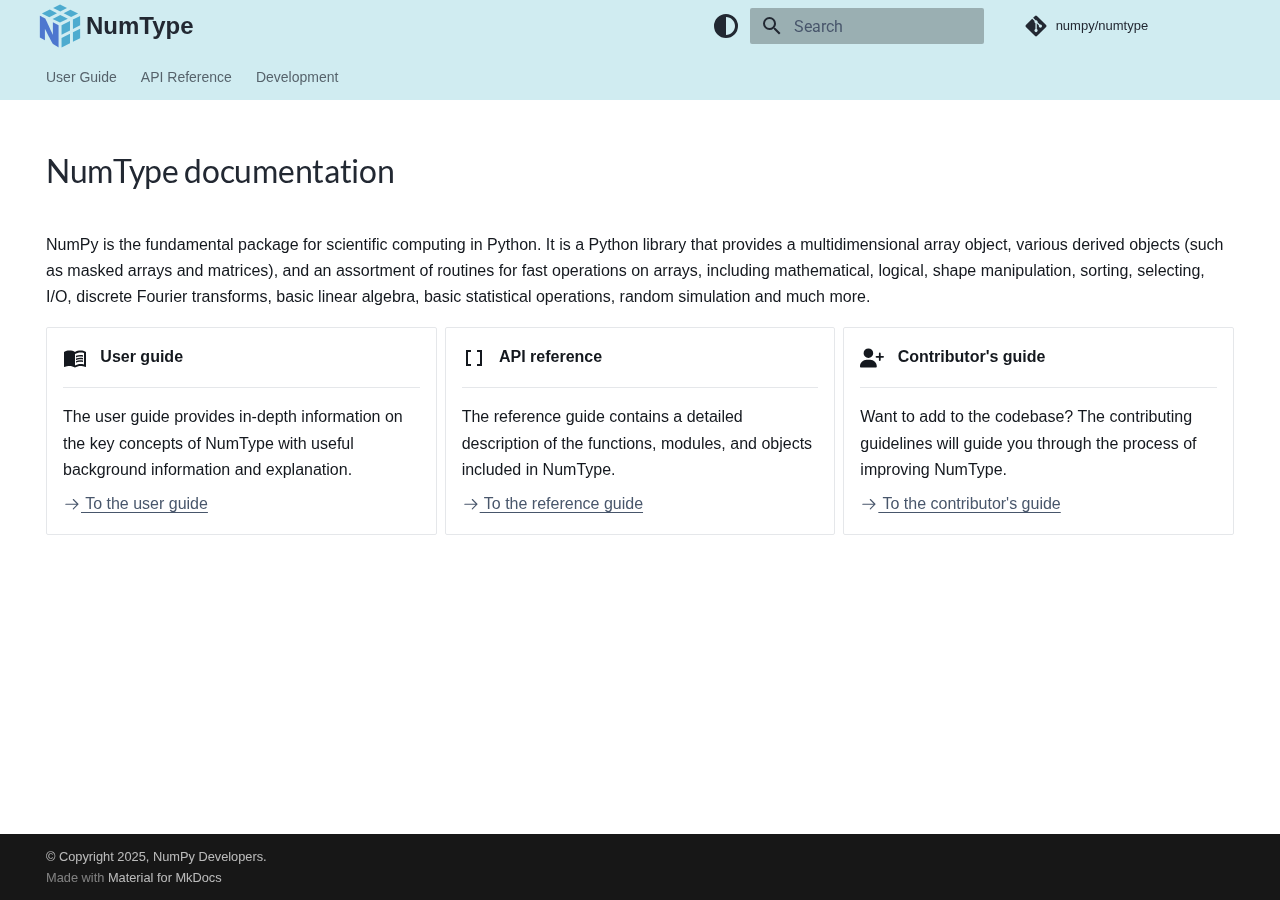
<file: index.html>
<!doctype html><html lang=en class=no-js> <head><meta charset=utf-8><meta name=viewport content="width=device-width,initial-scale=1"><meta name=description content="Better typing stubs for NumPy"><meta name=author content="Joren Hammudoglu"><link href="https://numpy.org/numtype/" rel="canonical"><link rel=icon href=img/favicon.ico><meta name=generator content="mkdocs-1.6.1, mkdocs-material-9.6.11"><title>NumType</title><link rel=stylesheet href=assets/stylesheets/main.4af4bdda.min.css><link rel=stylesheet href=assets/stylesheets/palette.06af60db.min.css><link rel="stylesheet" href="assets/external/fonts.googleapis.com/css.49ea35f2.css"><style>:root{--md-text-font:"Roboto";--md-code-font:"Roboto Mono"}</style><link rel=stylesheet href=assets/_mkdocstrings.css><link rel=stylesheet href=style/color.css><link rel=stylesheet href=style/font.css><link rel=stylesheet href=style/overrides.css><link rel=stylesheet href=style/theme.css><script>__md_scope=new URL(".",location),__md_hash=e=>[...e].reduce(((e,_)=>(e<<5)-e+_.charCodeAt(0)),0),__md_get=(e,_=localStorage,t=__md_scope)=>JSON.parse(_.getItem(t.pathname+"."+e)),__md_set=(e,_,t=localStorage,a=__md_scope)=>{try{t.setItem(a.pathname+"."+e,JSON.stringify(_))}catch(e){}}</script></head> <body dir=ltr data-md-color-scheme=default data-md-color-primary=indigo data-md-color-accent=indigo> <input class=md-toggle data-md-toggle=drawer type=checkbox id=__drawer autocomplete=off> <input class=md-toggle data-md-toggle=search type=checkbox id=__search autocomplete=off> <label class=md-overlay for=__drawer></label> <div data-md-component=skip> <a href=#numtype-documentation class=md-skip> Skip to content </a> </div> <div data-md-component=announce> </div> <header class=md-header data-md-component=header> <nav class="md-header__inner md-grid" aria-label=Header> <a href=. title=NumType class="md-header__button md-logo" aria-label=NumType data-md-component=logo> <img src=img/icon.svg alt=logo> </a> <label class="md-header__button md-icon" for=__drawer> <svg xmlns=http://www.w3.org/2000/svg viewbox="0 0 24 24"><path d="M3 6h18v2H3zm0 5h18v2H3zm0 5h18v2H3z"/></svg> </label> <div class=md-header__title data-md-component=header-title> <div class=md-header__ellipsis> <div class=md-header__topic> <span class=md-ellipsis> NumType </span> </div> <div class=md-header__topic data-md-component=header-topic> <span class=md-ellipsis> NumType documentation </span> </div> </div> </div> <form class=md-header__option data-md-component=palette> <input class=md-option data-md-color-media=(prefers-color-scheme) data-md-color-scheme=default data-md-color-primary=indigo data-md-color-accent=indigo aria-label="Switch to light mode" type=radio name=__palette id=__palette_0> <label class="md-header__button md-icon" title="Switch to light mode" for=__palette_1 hidden> <svg xmlns=http://www.w3.org/2000/svg viewbox="0 0 512 512"><!-- Font Awesome Free 6.7.2 by @fontawesome - https://fontawesome.com License - https://fontawesome.com/license/free (Icons: CC BY 4.0, Fonts: SIL OFL 1.1, Code: MIT License) Copyright 2024 Fonticons, Inc.--><path d="M448 256c0-106-86-192-192-192v384c106 0 192-86 192-192M0 256a256 256 0 1 1 512 0 256 256 0 1 1-512 0"/></svg> </label> <input class=md-option data-md-color-media="(prefers-color-scheme: light)" data-md-color-scheme=default data-md-color-primary=custom data-md-color-accent=indigo aria-label="Switch to dark mode" type=radio name=__palette id=__palette_1> <label class="md-header__button md-icon" title="Switch to dark mode" for=__palette_2 hidden> <svg xmlns=http://www.w3.org/2000/svg viewbox="0 0 384 512"><!-- Font Awesome Free 6.7.2 by @fontawesome - https://fontawesome.com License - https://fontawesome.com/license/free (Icons: CC BY 4.0, Fonts: SIL OFL 1.1, Code: MIT License) Copyright 2024 Fonticons, Inc.--><path d="M144.7 98.7c-21 34.1-33.1 74.3-33.1 117.3 0 98 62.8 181.4 150.4 211.7-12.4 2.8-25.3 4.3-38.6 4.3C126.6 432 48 353.3 48 256c0-68.9 39.4-128.4 96.8-157.3zm62.1-66C91.1 41.2 0 137.9 0 256c0 123.7 100 224 223.5 224 47.8 0 92-15 128.4-40.6 1.9-1.3 3.7-2.7 5.5-4 4.8-3.6 9.4-7.4 13.9-11.4 2.7-2.4 5.3-4.8 7.9-7.3 5-4.9 6.3-12.5 3.1-18.7s-10.1-9.7-17-8.5c-3.7.6-7.4 1.2-11.1 1.6-5 .5-10.1.9-15.3 1h-4c-96.8-.2-175.2-78.9-175.2-176 0-54.8 24.9-103.7 64.1-136 1-.9 2.1-1.7 3.2-2.6 4-3.2 8.2-6.2 12.5-9 3.1-2 6.3-4 9.6-5.8 6.1-3.5 9.2-10.5 7.7-17.3s-7.3-11.9-14.3-12.5c-3.6-.3-7.1-.5-10.7-.6-2.7-.1-5.5-.1-8.2-.1-3.3 0-6.5.1-9.8.2-2.3.1-4.6.2-6.9.4z"/></svg> </label> <input class=md-option data-md-color-media="(prefers-color-scheme: dark)" data-md-color-scheme=slate data-md-color-primary=custom data-md-color-accent=indigo aria-label="Switch to system preference" type=radio name=__palette id=__palette_2> <label class="md-header__button md-icon" title="Switch to system preference" for=__palette_0 hidden> <svg xmlns=http://www.w3.org/2000/svg viewbox="0 0 512 512"><!-- Font Awesome Free 6.7.2 by @fontawesome - https://fontawesome.com License - https://fontawesome.com/license/free (Icons: CC BY 4.0, Fonts: SIL OFL 1.1, Code: MIT License) Copyright 2024 Fonticons, Inc.--><path d="M375.7 19.7c-1.5-8-6.9-14.7-14.4-17.8s-16.1-2.2-22.8 2.4L256 61.1 173.5 4.2c-6.7-4.6-15.3-5.5-22.8-2.4s-12.9 9.8-14.4 17.8l-18.1 98.5-98.5 18.2c-8 1.5-14.7 6.9-17.8 14.4s-2.2 16.1 2.4 22.8L61.1 256 4.2 338.5c-4.6 6.7-5.5 15.3-2.4 22.8s9.8 13 17.8 14.4l98.5 18.1 18.1 98.5c1.5 8 6.9 14.7 14.4 17.8s16.1 2.2 22.8-2.4l82.6-56.8 82.5 56.9c6.7 4.6 15.3 5.5 22.8 2.4s12.9-9.8 14.4-17.8l18.1-98.5 98.5-18.1c8-1.5 14.7-6.9 17.8-14.4s2.2-16.1-2.4-22.8L450.9 256l56.9-82.5c4.6-6.7 5.5-15.3 2.4-22.8s-9.8-12.9-17.8-14.4l-98.5-18.1zM269.6 110l65.6-45.2 14.4 78.3c1.8 9.8 9.5 17.5 19.3 19.3l78.3 14.4-45.2 65.6c-5.7 8.2-5.7 19 0 27.2l45.2 65.6-78.3 14.4c-9.8 1.8-17.5 9.5-19.3 19.3l-14.4 78.3-65.6-45.2c-8.2-5.7-19-5.7-27.2 0l-65.6 45.2-14.4-78.3c-1.8-9.8-9.5-17.5-19.3-19.3l-78.3-14.4 45.2-65.6c5.7-8.2 5.7-19 0-27.2l-45.2-65.6 78.3-14.4c9.8-1.8 17.5-9.5 19.3-19.3l14.4-78.3 65.6 45.2c8.2 5.7 19 5.7 27.2 0M256 368a112 112 0 1 0 0-224 112 112 0 1 0 0 224m-64-112a64 64 0 1 1 128 0 64 64 0 1 1-128 0"/></svg> </label> </form> <script>var palette=__md_get("__palette");if(palette&&palette.color){if("(prefers-color-scheme)"===palette.color.media){var media=matchMedia("(prefers-color-scheme: light)"),input=document.querySelector(media.matches?"[data-md-color-media='(prefers-color-scheme: light)']":"[data-md-color-media='(prefers-color-scheme: dark)']");palette.color.media=input.getAttribute("data-md-color-media"),palette.color.scheme=input.getAttribute("data-md-color-scheme"),palette.color.primary=input.getAttribute("data-md-color-primary"),palette.color.accent=input.getAttribute("data-md-color-accent")}for(var[key,value]of Object.entries(palette.color))document.body.setAttribute("data-md-color-"+key,value)}</script> <label class="md-header__button md-icon" for=__search> <svg xmlns=http://www.w3.org/2000/svg viewbox="0 0 24 24"><path d="M9.5 3A6.5 6.5 0 0 1 16 9.5c0 1.61-.59 3.09-1.56 4.23l.27.27h.79l5 5-1.5 1.5-5-5v-.79l-.27-.27A6.52 6.52 0 0 1 9.5 16 6.5 6.5 0 0 1 3 9.5 6.5 6.5 0 0 1 9.5 3m0 2C7 5 5 7 5 9.5S7 14 9.5 14 14 12 14 9.5 12 5 9.5 5"/></svg> </label> <div class=md-search data-md-component=search role=dialog> <label class=md-search__overlay for=__search></label> <div class=md-search__inner role=search> <form class=md-search__form name=search> <input type=text class=md-search__input name=query aria-label=Search placeholder=Search autocapitalize=off autocorrect=off autocomplete=off spellcheck=false data-md-component=search-query required> <label class="md-search__icon md-icon" for=__search> <svg xmlns=http://www.w3.org/2000/svg viewbox="0 0 24 24"><path d="M9.5 3A6.5 6.5 0 0 1 16 9.5c0 1.61-.59 3.09-1.56 4.23l.27.27h.79l5 5-1.5 1.5-5-5v-.79l-.27-.27A6.52 6.52 0 0 1 9.5 16 6.5 6.5 0 0 1 3 9.5 6.5 6.5 0 0 1 9.5 3m0 2C7 5 5 7 5 9.5S7 14 9.5 14 14 12 14 9.5 12 5 9.5 5"/></svg> <svg xmlns=http://www.w3.org/2000/svg viewbox="0 0 24 24"><path d="M20 11v2H8l5.5 5.5-1.42 1.42L4.16 12l7.92-7.92L13.5 5.5 8 11z"/></svg> </label> <nav class=md-search__options aria-label=Search> <a href=javascript:void(0) class="md-search__icon md-icon" title=Share aria-label=Share data-clipboard data-clipboard-text data-md-component=search-share tabindex=-1> <svg xmlns=http://www.w3.org/2000/svg viewbox="0 0 24 24"><path d="M18 16.08c-.76 0-1.44.3-1.96.77L8.91 12.7c.05-.23.09-.46.09-.7s-.04-.47-.09-.7l7.05-4.11c.54.5 1.25.81 2.04.81a3 3 0 0 0 3-3 3 3 0 0 0-3-3 3 3 0 0 0-3 3c0 .24.04.47.09.7L8.04 9.81C7.5 9.31 6.79 9 6 9a3 3 0 0 0-3 3 3 3 0 0 0 3 3c.79 0 1.5-.31 2.04-.81l7.12 4.15c-.05.21-.08.43-.08.66 0 1.61 1.31 2.91 2.92 2.91s2.92-1.3 2.92-2.91A2.92 2.92 0 0 0 18 16.08"/></svg> </a> <button type=reset class="md-search__icon md-icon" title=Clear aria-label=Clear tabindex=-1> <svg xmlns=http://www.w3.org/2000/svg viewbox="0 0 24 24"><path d="M19 6.41 17.59 5 12 10.59 6.41 5 5 6.41 10.59 12 5 17.59 6.41 19 12 13.41 17.59 19 19 17.59 13.41 12z"/></svg> </button> </nav> <div class=md-search__suggest data-md-component=search-suggest></div> </form> <div class=md-search__output> <div class=md-search__scrollwrap tabindex=0 data-md-scrollfix> <div class=md-search-result data-md-component=search-result> <div class=md-search-result__meta> Initializing search </div> <ol class=md-search-result__list role=presentation></ol> </div> </div> </div> </div> </div> <div class=md-header__source> <a href="https://github.com/numpy/numtype" title="Go to repository" class="md-source" data-md-component="source"> <div class="md-source__icon md-icon"> <svg xmlns=http://www.w3.org/2000/svg viewbox="0 0 448 512"><!-- Font Awesome Free 6.7.2 by @fontawesome - https://fontawesome.com License - https://fontawesome.com/license/free (Icons: CC BY 4.0, Fonts: SIL OFL 1.1, Code: MIT License) Copyright 2024 Fonticons, Inc.--><path d="M439.55 236.05 244 40.45a28.87 28.87 0 0 0-40.81 0l-40.66 40.63 51.52 51.52c27.06-9.14 52.68 16.77 43.39 43.68l49.66 49.66c34.23-11.8 61.18 31 35.47 56.69-26.49 26.49-70.21-2.87-56-37.34L240.22 199v121.85c25.3 12.54 22.26 41.85 9.08 55a34.34 34.34 0 0 1-48.55 0c-17.57-17.6-11.07-46.91 11.25-56v-123c-20.8-8.51-24.6-30.74-18.64-45L142.57 101 8.45 235.14a28.86 28.86 0 0 0 0 40.81l195.61 195.6a28.86 28.86 0 0 0 40.8 0l194.69-194.69a28.86 28.86 0 0 0 0-40.81"/></svg> </div> <div class=md-source__repository> numpy/numtype </div> </a> </div> </nav> </header> <div class=md-container data-md-component=container> <nav class=md-tabs aria-label=Tabs data-md-component=tabs> <div class=md-grid> <ul class=md-tabs__list> <li class=md-tabs__item> <a href=user_guide/ class=md-tabs__link> User Guide </a> </li> <li class=md-tabs__item> <a href=reference/ class=md-tabs__link> API Reference </a> </li> <li class=md-tabs__item> <a href=contributing/ class=md-tabs__link> Development </a> </li> </ul> </div> </nav> <main class=md-main data-md-component=main> <div class="md-main__inner md-grid"> <div class="md-sidebar md-sidebar--primary" data-md-component=sidebar data-md-type=navigation hidden> <div class=md-sidebar__scrollwrap> <div class=md-sidebar__inner> <nav class="md-nav md-nav--primary md-nav--lifted" aria-label=Navigation data-md-level=0> <label class=md-nav__title for=__drawer> <a href=. title=NumType class="md-nav__button md-logo" aria-label=NumType data-md-component=logo> <img src=img/icon.svg alt=logo> </a> NumType </label> <div class=md-nav__source> <a href="https://github.com/numpy/numtype" title="Go to repository" class="md-source" data-md-component="source"> <div class="md-source__icon md-icon"> <svg xmlns=http://www.w3.org/2000/svg viewbox="0 0 448 512"><!-- Font Awesome Free 6.7.2 by @fontawesome - https://fontawesome.com License - https://fontawesome.com/license/free (Icons: CC BY 4.0, Fonts: SIL OFL 1.1, Code: MIT License) Copyright 2024 Fonticons, Inc.--><path d="M439.55 236.05 244 40.45a28.87 28.87 0 0 0-40.81 0l-40.66 40.63 51.52 51.52c27.06-9.14 52.68 16.77 43.39 43.68l49.66 49.66c34.23-11.8 61.18 31 35.47 56.69-26.49 26.49-70.21-2.87-56-37.34L240.22 199v121.85c25.3 12.54 22.26 41.85 9.08 55a34.34 34.34 0 0 1-48.55 0c-17.57-17.6-11.07-46.91 11.25-56v-123c-20.8-8.51-24.6-30.74-18.64-45L142.57 101 8.45 235.14a28.86 28.86 0 0 0 0 40.81l195.61 195.6a28.86 28.86 0 0 0 40.8 0l194.69-194.69a28.86 28.86 0 0 0 0-40.81"/></svg> </div> <div class=md-source__repository> numpy/numtype </div> </a> </div> <ul class=md-nav__list data-md-scrollfix> <li class="md-nav__item md-nav__item--pruned md-nav__item--nested"> <a href=user_guide/ class=md-nav__link> <span class=md-ellipsis> User Guide </span> <span class="md-nav__icon md-icon"></span> </a> </li> <li class=md-nav__item> <a href=reference/ class=md-nav__link> <span class=md-ellipsis> API Reference </span> </a> </li> <li class=md-nav__item> <a href=contributing/ class=md-nav__link> <span class=md-ellipsis> Development </span> </a> </li> </ul> </nav> </div> </div> </div> <div class="md-sidebar md-sidebar--secondary" data-md-component=sidebar data-md-type=toc hidden> <div class=md-sidebar__scrollwrap> <div class=md-sidebar__inner> <nav class="md-nav md-nav--secondary" aria-label="Table of contents"> </nav> </div> </div> </div> <div class=md-content data-md-component=content> <article class="md-content__inner md-typeset"> <h1 id=numtype-documentation>NumType documentation<a class=headerlink href=#numtype-documentation title="Permanent link">🔗</a></h1> <p>NumPy is the fundamental package for scientific computing in Python. It is a Python library that provides a multidimensional array object, various derived objects (such as masked arrays and matrices), and an assortment of routines for fast operations on arrays, including mathematical, logical, shape manipulation, sorting, selecting, I/O, discrete Fourier transforms, basic linear algebra, basic statistical operations, random simulation and much more.</p> <div class="grid cards"> <ul> <li> <p><span class="twemoji lg middle"><svg xmlns=http://www.w3.org/2000/svg viewbox="0 0 24 24"><path d="M12 21.5c-1.35-.85-3.8-1.5-5.5-1.5-1.65 0-3.35.3-4.75 1.05-.1.05-.15.05-.25.05-.25 0-.5-.25-.5-.5V6c.6-.45 1.25-.75 2-1 1.11-.35 2.33-.5 3.5-.5 1.95 0 4.05.4 5.5 1.5 1.45-1.1 3.55-1.5 5.5-1.5 1.17 0 2.39.15 3.5.5.75.25 1.4.55 2 1v14.6c0 .25-.25.5-.5.5-.1 0-.15 0-.25-.05-1.4-.75-3.1-1.05-4.75-1.05-1.7 0-4.15.65-5.5 1.5M12 8v11.5c1.35-.85 3.8-1.5 5.5-1.5 1.2 0 2.4.15 3.5.5V7c-1.1-.35-2.3-.5-3.5-.5-1.7 0-4.15.65-5.5 1.5m1 3.5c1.11-.68 2.6-1 4.5-1 .91 0 1.76.09 2.5.28V9.23c-.87-.15-1.71-.23-2.5-.23q-2.655 0-4.5.84zm4.5.17c-1.71 0-3.21.26-4.5.79v1.69c1.11-.65 2.6-.99 4.5-.99 1.04 0 1.88.08 2.5.24v-1.5c-.87-.16-1.71-.23-2.5-.23m2.5 2.9c-.87-.16-1.71-.24-2.5-.24-1.83 0-3.33.27-4.5.8v1.69c1.11-.66 2.6-.99 4.5-.99 1.04 0 1.88.08 2.5.24z"/></svg></span> &nbsp; <strong>User guide</strong></p> <hr> <p>The user guide provides in-depth information on the key concepts of NumType with useful background information and explanation.</p> <p><a href=user_guide/ ><span class=twemoji><svg xmlns=http://www.w3.org/2000/svg viewbox="0 0 24 24"><path d="M13.22 19.03a.75.75 0 0 1 0-1.06L18.19 13H3.75a.75.75 0 0 1 0-1.5h14.44l-4.97-4.97a.749.749 0 0 1 .326-1.275.75.75 0 0 1 .734.215l6.25 6.25a.75.75 0 0 1 0 1.06l-6.25 6.25a.75.75 0 0 1-1.06 0"/></svg></span> To the user guide</a></p> </li> <li> <p><span class="twemoji lg middle"><svg xmlns=http://www.w3.org/2000/svg viewbox="0 0 24 24"><path d="M15 4v2h3v12h-3v2h5V4M4 4v16h5v-2H6V6h3V4z"/></svg></span> &nbsp; <strong>API reference</strong></p> <hr> <p>The reference guide contains a detailed description of the functions, modules, and objects included in NumType.</p> <p><a href=reference/ ><span class=twemoji><svg xmlns=http://www.w3.org/2000/svg viewbox="0 0 24 24"><path d="M13.22 19.03a.75.75 0 0 1 0-1.06L18.19 13H3.75a.75.75 0 0 1 0-1.5h14.44l-4.97-4.97a.749.749 0 0 1 .326-1.275.75.75 0 0 1 .734.215l6.25 6.25a.75.75 0 0 1 0 1.06l-6.25 6.25a.75.75 0 0 1-1.06 0"/></svg></span> To the reference guide</a></p> </li> <li> <p><span class="twemoji lg middle"><svg xmlns=http://www.w3.org/2000/svg viewbox="0 0 640 512"><!-- Font Awesome Free 6.7.2 by @fontawesome - https://fontawesome.com License - https://fontawesome.com/license/free (Icons: CC BY 4.0, Fonts: SIL OFL 1.1, Code: MIT License) Copyright 2024 Fonticons, Inc.--><path d="M96 128a128 128 0 1 1 256 0 128 128 0 1 1-256 0M0 482.3C0 383.8 79.8 304 178.3 304h91.4c98.5 0 178.3 79.8 178.3 178.3 0 16.4-13.3 29.7-29.7 29.7H29.7C13.3 512 0 498.7 0 482.3M504 312v-64h-64c-13.3 0-24-10.7-24-24s10.7-24 24-24h64v-64c0-13.3 10.7-24 24-24s24 10.7 24 24v64h64c13.3 0 24 10.7 24 24s-10.7 24-24 24h-64v64c0 13.3-10.7 24-24 24s-24-10.7-24-24"/></svg></span> &nbsp; <strong>Contributor's guide</strong></p> <hr> <p>Want to add to the codebase? The contributing guidelines will guide you through the process of improving NumType.</p> <p><a href=contributing/ ><span class=twemoji><svg xmlns=http://www.w3.org/2000/svg viewbox="0 0 24 24"><path d="M13.22 19.03a.75.75 0 0 1 0-1.06L18.19 13H3.75a.75.75 0 0 1 0-1.5h14.44l-4.97-4.97a.749.749 0 0 1 .326-1.275.75.75 0 0 1 .734.215l6.25 6.25a.75.75 0 0 1 0 1.06l-6.25 6.25a.75.75 0 0 1-1.06 0"/></svg></span> To the contributor's guide</a></p> </li> </ul> </div> </article> </div> <script>var tabs=__md_get("__tabs");if(Array.isArray(tabs))e:for(var set of document.querySelectorAll(".tabbed-set")){var labels=set.querySelector(".tabbed-labels");for(var tab of tabs)for(var label of labels.getElementsByTagName("label"))if(label.innerText.trim()===tab){var input=document.getElementById(label.htmlFor);input.checked=!0;continue e}}</script> <script>var target=document.getElementById(location.hash.slice(1));target&&target.name&&(target.checked=target.name.startsWith("__tabbed_"))</script> </div> <button type=button class="md-top md-icon" data-md-component=top hidden> <svg xmlns=http://www.w3.org/2000/svg viewbox="0 0 24 24"><path d="M13 20h-2V8l-5.5 5.5-1.42-1.42L12 4.16l7.92 7.92-1.42 1.42L13 8z"/></svg> Back to top </button> </main> <footer class=md-footer> <div class="md-footer-meta md-typeset"> <div class="md-footer-meta__inner md-grid"> <div class=md-copyright> <div class=md-copyright__highlight> &copy; Copyright 2025, NumPy Developers. </div> Made with <a href="https://squidfunk.github.io/mkdocs-material/" target="_blank" rel="noopener"> Material for MkDocs </a> </div> </div> </div> </footer> </div> <div class=md-dialog data-md-component=dialog> <div class="md-dialog__inner md-typeset"></div> </div> <script id=__config type=application/json>{"base": ".", "features": ["content.tabs.link", "content.tooltips", "navigation.path", "navigation.indexes", "navigation.prune", "navigation.sections", "navigation.tabs", "navigation.top", "navigation.tracking", "search.highlight", "search.share", "search.suggest", "toc.follow"], "search": "assets/javascripts/workers/search.f8cc74c7.min.js", "tags": null, "translations": {"clipboard.copied": "Copied to clipboard", "clipboard.copy": "Copy to clipboard", "search.result.more.one": "1 more on this page", "search.result.more.other": "# more on this page", "search.result.none": "No matching documents", "search.result.one": "1 matching document", "search.result.other": "# matching documents", "search.result.placeholder": "Type to start searching", "search.result.term.missing": "Missing", "select.version": "Select version"}, "version": null}</script> <script defer data-domain="numpy.org-numtype" src="assets/external/views.scientific-python.org/js/script.js"></script> <script src=assets/javascripts/bundle.c8b220af.min.js></script> </body> </html>
</file>
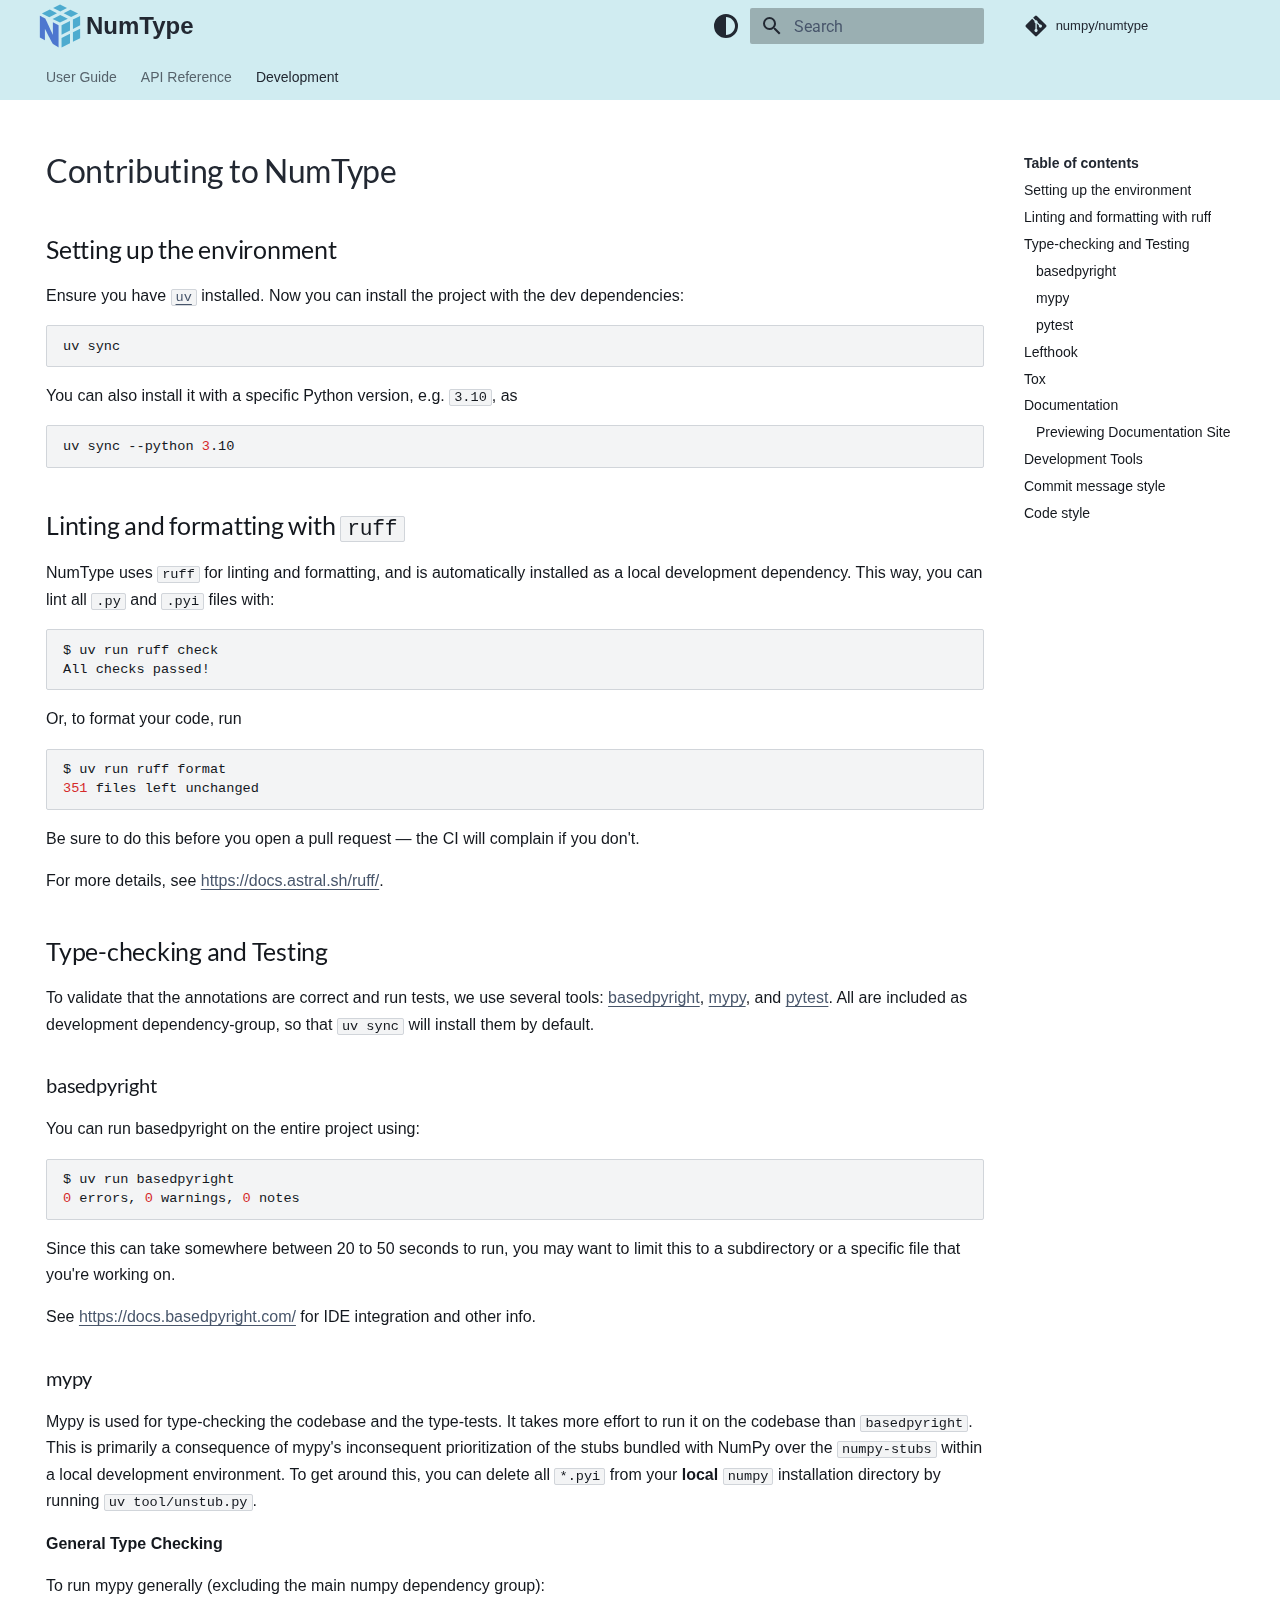
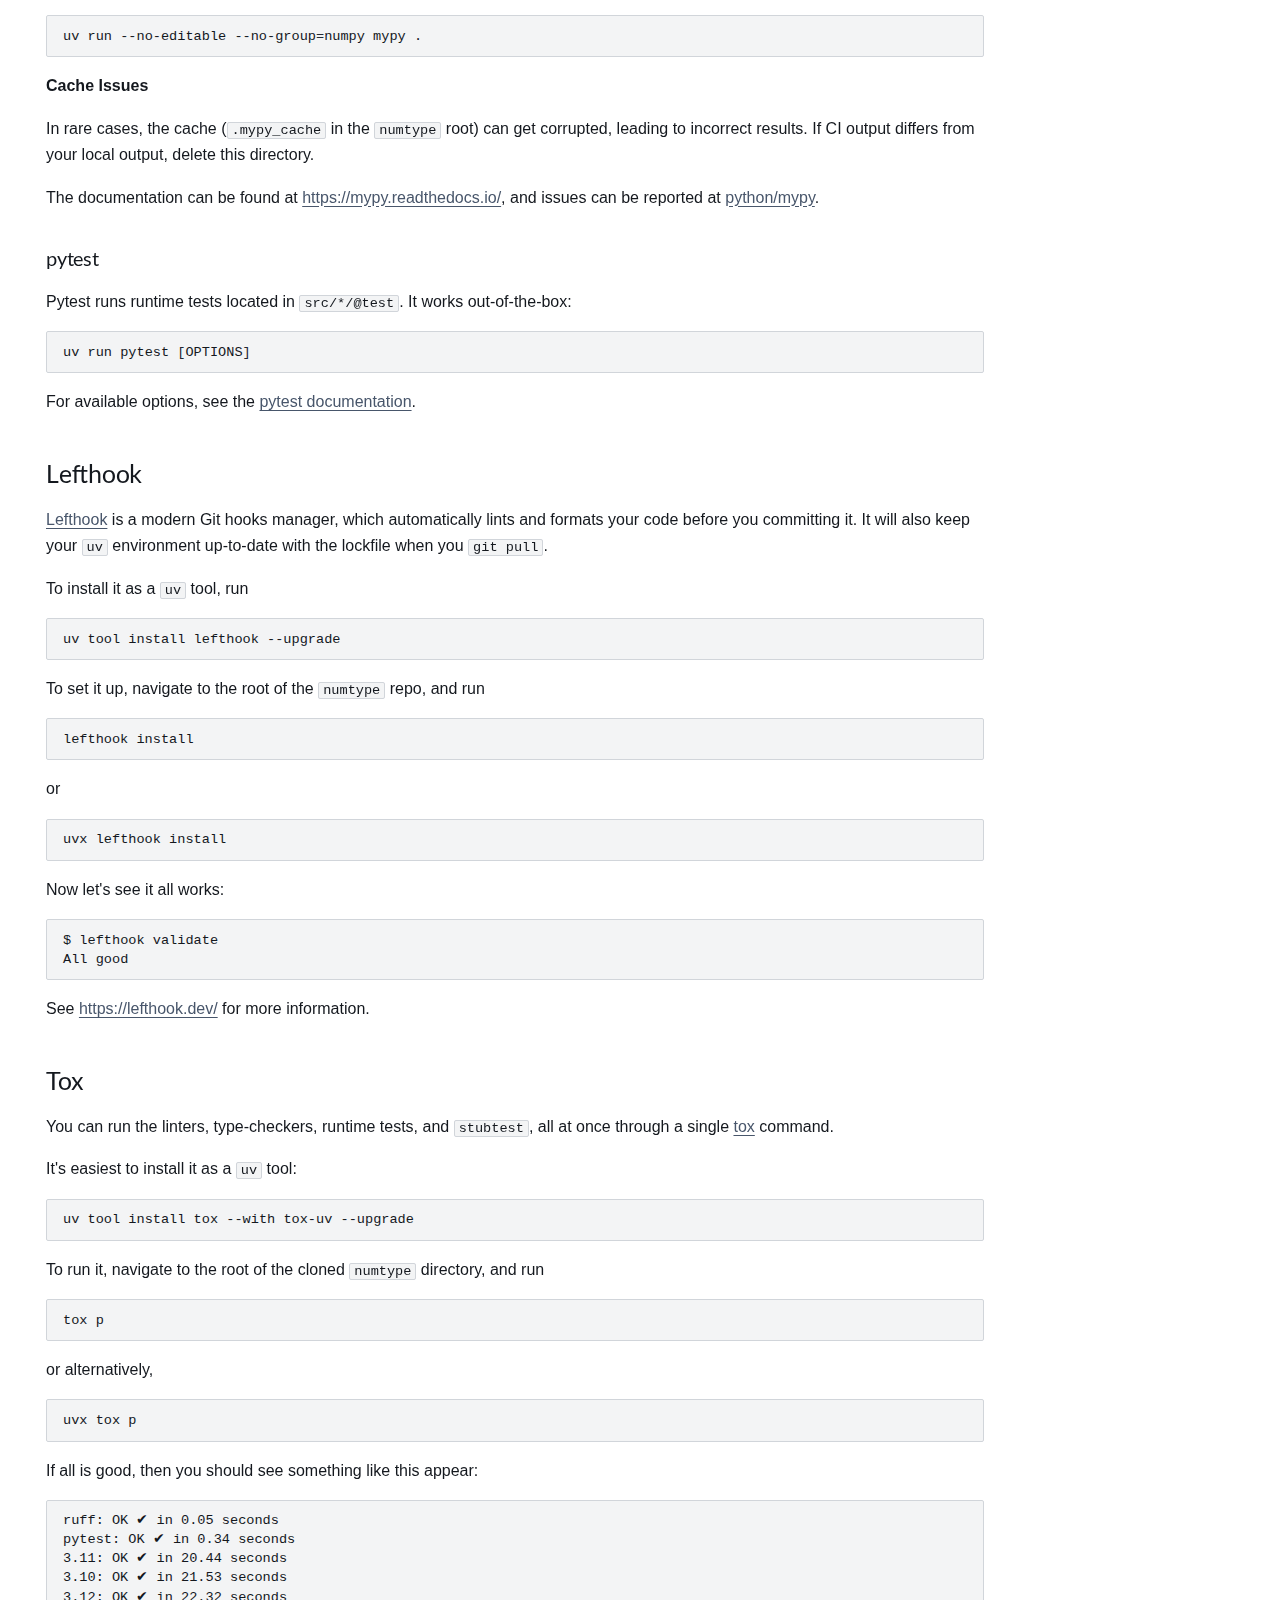
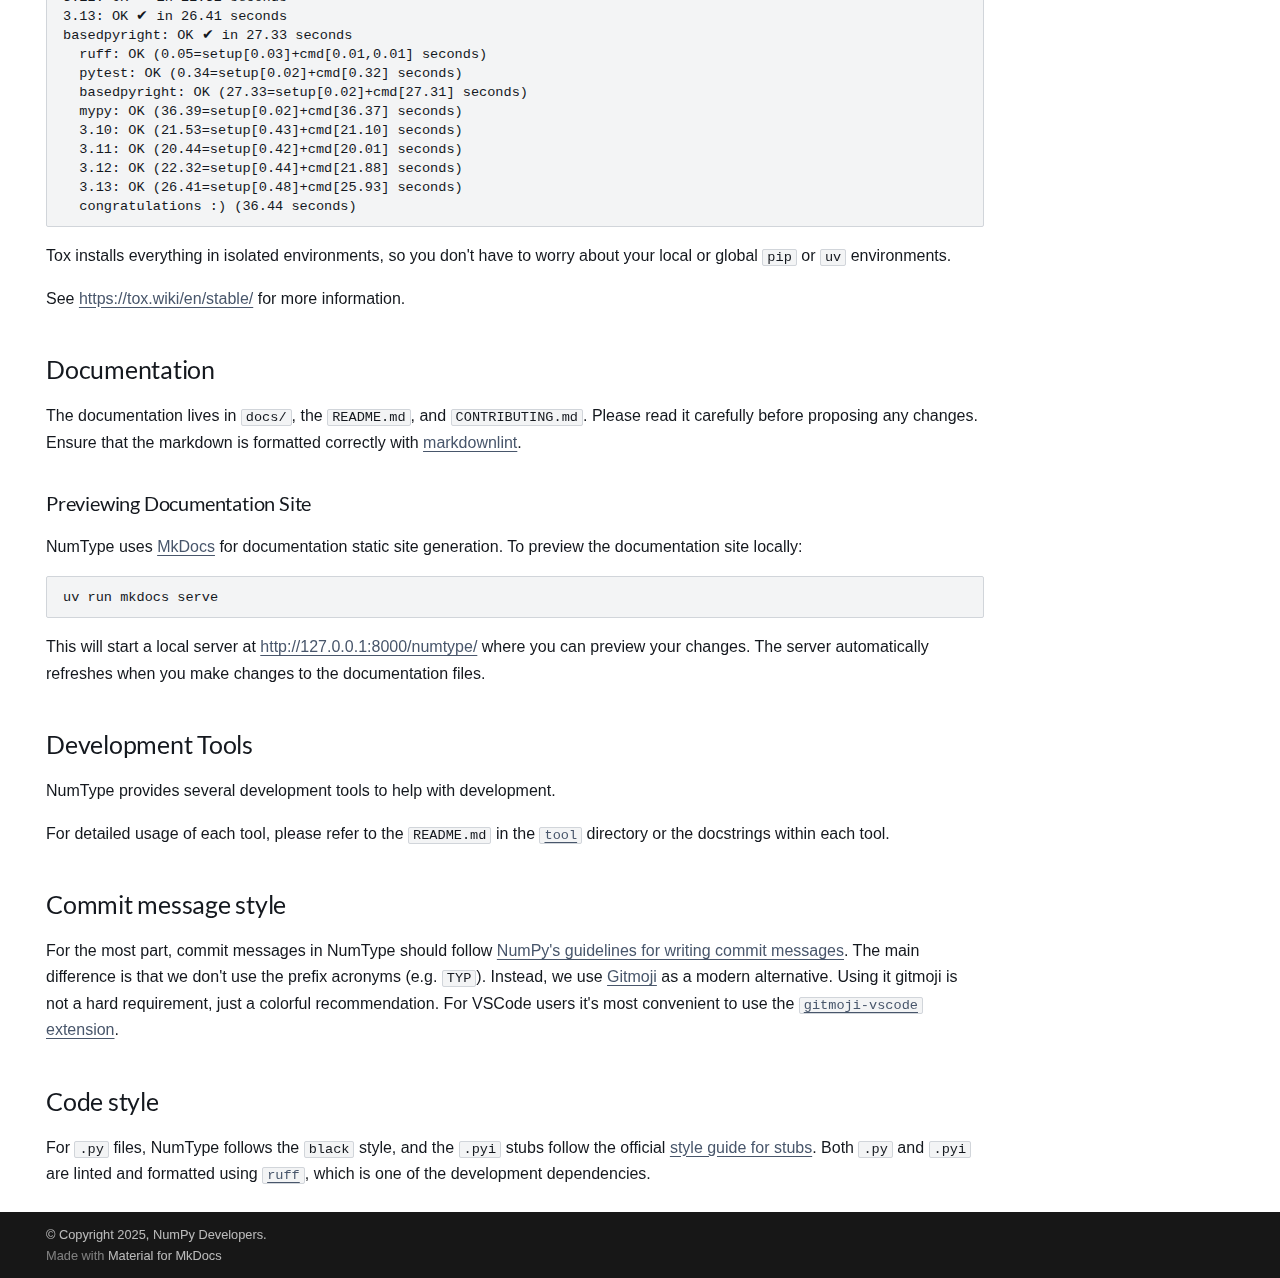
<file: contributing/index.html>
<!doctype html><html lang=en class=no-js> <head><meta charset=utf-8><meta name=viewport content="width=device-width,initial-scale=1"><meta name=description content="Better typing stubs for NumPy"><meta name=author content="Joren Hammudoglu"><link href="https://numpy.org/numtype/contributing/" rel="canonical"><link href=../reference/ rel=prev><link rel=icon href=../img/favicon.ico><meta name=generator content="mkdocs-1.6.1, mkdocs-material-9.6.11"><title>Development - NumType</title><link rel=stylesheet href=../assets/stylesheets/main.4af4bdda.min.css><link rel=stylesheet href=../assets/stylesheets/palette.06af60db.min.css><link rel="stylesheet" href="../assets/external/fonts.googleapis.com/css.49ea35f2.css"><style>:root{--md-text-font:"Roboto";--md-code-font:"Roboto Mono"}</style><link rel=stylesheet href=../assets/_mkdocstrings.css><link rel=stylesheet href=../style/color.css><link rel=stylesheet href=../style/font.css><link rel=stylesheet href=../style/overrides.css><link rel=stylesheet href=../style/theme.css><script>__md_scope=new URL("..",location),__md_hash=e=>[...e].reduce(((e,_)=>(e<<5)-e+_.charCodeAt(0)),0),__md_get=(e,_=localStorage,t=__md_scope)=>JSON.parse(_.getItem(t.pathname+"."+e)),__md_set=(e,_,t=localStorage,a=__md_scope)=>{try{t.setItem(a.pathname+"."+e,JSON.stringify(_))}catch(e){}}</script></head> <body dir=ltr data-md-color-scheme=default data-md-color-primary=indigo data-md-color-accent=indigo> <input class=md-toggle data-md-toggle=drawer type=checkbox id=__drawer autocomplete=off> <input class=md-toggle data-md-toggle=search type=checkbox id=__search autocomplete=off> <label class=md-overlay for=__drawer></label> <div data-md-component=skip> <a href=#contributing-to-numtype class=md-skip> Skip to content </a> </div> <div data-md-component=announce> </div> <header class=md-header data-md-component=header> <nav class="md-header__inner md-grid" aria-label=Header> <a href=.. title=NumType class="md-header__button md-logo" aria-label=NumType data-md-component=logo> <img src=../img/icon.svg alt=logo> </a> <label class="md-header__button md-icon" for=__drawer> <svg xmlns=http://www.w3.org/2000/svg viewbox="0 0 24 24"><path d="M3 6h18v2H3zm0 5h18v2H3zm0 5h18v2H3z"/></svg> </label> <div class=md-header__title data-md-component=header-title> <div class=md-header__ellipsis> <div class=md-header__topic> <span class=md-ellipsis> NumType </span> </div> <div class=md-header__topic data-md-component=header-topic> <span class=md-ellipsis> Development </span> </div> </div> </div> <form class=md-header__option data-md-component=palette> <input class=md-option data-md-color-media=(prefers-color-scheme) data-md-color-scheme=default data-md-color-primary=indigo data-md-color-accent=indigo aria-label="Switch to light mode" type=radio name=__palette id=__palette_0> <label class="md-header__button md-icon" title="Switch to light mode" for=__palette_1 hidden> <svg xmlns=http://www.w3.org/2000/svg viewbox="0 0 512 512"><!-- Font Awesome Free 6.7.2 by @fontawesome - https://fontawesome.com License - https://fontawesome.com/license/free (Icons: CC BY 4.0, Fonts: SIL OFL 1.1, Code: MIT License) Copyright 2024 Fonticons, Inc.--><path d="M448 256c0-106-86-192-192-192v384c106 0 192-86 192-192M0 256a256 256 0 1 1 512 0 256 256 0 1 1-512 0"/></svg> </label> <input class=md-option data-md-color-media="(prefers-color-scheme: light)" data-md-color-scheme=default data-md-color-primary=custom data-md-color-accent=indigo aria-label="Switch to dark mode" type=radio name=__palette id=__palette_1> <label class="md-header__button md-icon" title="Switch to dark mode" for=__palette_2 hidden> <svg xmlns=http://www.w3.org/2000/svg viewbox="0 0 384 512"><!-- Font Awesome Free 6.7.2 by @fontawesome - https://fontawesome.com License - https://fontawesome.com/license/free (Icons: CC BY 4.0, Fonts: SIL OFL 1.1, Code: MIT License) Copyright 2024 Fonticons, Inc.--><path d="M144.7 98.7c-21 34.1-33.1 74.3-33.1 117.3 0 98 62.8 181.4 150.4 211.7-12.4 2.8-25.3 4.3-38.6 4.3C126.6 432 48 353.3 48 256c0-68.9 39.4-128.4 96.8-157.3zm62.1-66C91.1 41.2 0 137.9 0 256c0 123.7 100 224 223.5 224 47.8 0 92-15 128.4-40.6 1.9-1.3 3.7-2.7 5.5-4 4.8-3.6 9.4-7.4 13.9-11.4 2.7-2.4 5.3-4.8 7.9-7.3 5-4.9 6.3-12.5 3.1-18.7s-10.1-9.7-17-8.5c-3.7.6-7.4 1.2-11.1 1.6-5 .5-10.1.9-15.3 1h-4c-96.8-.2-175.2-78.9-175.2-176 0-54.8 24.9-103.7 64.1-136 1-.9 2.1-1.7 3.2-2.6 4-3.2 8.2-6.2 12.5-9 3.1-2 6.3-4 9.6-5.8 6.1-3.5 9.2-10.5 7.7-17.3s-7.3-11.9-14.3-12.5c-3.6-.3-7.1-.5-10.7-.6-2.7-.1-5.5-.1-8.2-.1-3.3 0-6.5.1-9.8.2-2.3.1-4.6.2-6.9.4z"/></svg> </label> <input class=md-option data-md-color-media="(prefers-color-scheme: dark)" data-md-color-scheme=slate data-md-color-primary=custom data-md-color-accent=indigo aria-label="Switch to system preference" type=radio name=__palette id=__palette_2> <label class="md-header__button md-icon" title="Switch to system preference" for=__palette_0 hidden> <svg xmlns=http://www.w3.org/2000/svg viewbox="0 0 512 512"><!-- Font Awesome Free 6.7.2 by @fontawesome - https://fontawesome.com License - https://fontawesome.com/license/free (Icons: CC BY 4.0, Fonts: SIL OFL 1.1, Code: MIT License) Copyright 2024 Fonticons, Inc.--><path d="M375.7 19.7c-1.5-8-6.9-14.7-14.4-17.8s-16.1-2.2-22.8 2.4L256 61.1 173.5 4.2c-6.7-4.6-15.3-5.5-22.8-2.4s-12.9 9.8-14.4 17.8l-18.1 98.5-98.5 18.2c-8 1.5-14.7 6.9-17.8 14.4s-2.2 16.1 2.4 22.8L61.1 256 4.2 338.5c-4.6 6.7-5.5 15.3-2.4 22.8s9.8 13 17.8 14.4l98.5 18.1 18.1 98.5c1.5 8 6.9 14.7 14.4 17.8s16.1 2.2 22.8-2.4l82.6-56.8 82.5 56.9c6.7 4.6 15.3 5.5 22.8 2.4s12.9-9.8 14.4-17.8l18.1-98.5 98.5-18.1c8-1.5 14.7-6.9 17.8-14.4s2.2-16.1-2.4-22.8L450.9 256l56.9-82.5c4.6-6.7 5.5-15.3 2.4-22.8s-9.8-12.9-17.8-14.4l-98.5-18.1zM269.6 110l65.6-45.2 14.4 78.3c1.8 9.8 9.5 17.5 19.3 19.3l78.3 14.4-45.2 65.6c-5.7 8.2-5.7 19 0 27.2l45.2 65.6-78.3 14.4c-9.8 1.8-17.5 9.5-19.3 19.3l-14.4 78.3-65.6-45.2c-8.2-5.7-19-5.7-27.2 0l-65.6 45.2-14.4-78.3c-1.8-9.8-9.5-17.5-19.3-19.3l-78.3-14.4 45.2-65.6c5.7-8.2 5.7-19 0-27.2l-45.2-65.6 78.3-14.4c9.8-1.8 17.5-9.5 19.3-19.3l14.4-78.3 65.6 45.2c8.2 5.7 19 5.7 27.2 0M256 368a112 112 0 1 0 0-224 112 112 0 1 0 0 224m-64-112a64 64 0 1 1 128 0 64 64 0 1 1-128 0"/></svg> </label> </form> <script>var palette=__md_get("__palette");if(palette&&palette.color){if("(prefers-color-scheme)"===palette.color.media){var media=matchMedia("(prefers-color-scheme: light)"),input=document.querySelector(media.matches?"[data-md-color-media='(prefers-color-scheme: light)']":"[data-md-color-media='(prefers-color-scheme: dark)']");palette.color.media=input.getAttribute("data-md-color-media"),palette.color.scheme=input.getAttribute("data-md-color-scheme"),palette.color.primary=input.getAttribute("data-md-color-primary"),palette.color.accent=input.getAttribute("data-md-color-accent")}for(var[key,value]of Object.entries(palette.color))document.body.setAttribute("data-md-color-"+key,value)}</script> <label class="md-header__button md-icon" for=__search> <svg xmlns=http://www.w3.org/2000/svg viewbox="0 0 24 24"><path d="M9.5 3A6.5 6.5 0 0 1 16 9.5c0 1.61-.59 3.09-1.56 4.23l.27.27h.79l5 5-1.5 1.5-5-5v-.79l-.27-.27A6.52 6.52 0 0 1 9.5 16 6.5 6.5 0 0 1 3 9.5 6.5 6.5 0 0 1 9.5 3m0 2C7 5 5 7 5 9.5S7 14 9.5 14 14 12 14 9.5 12 5 9.5 5"/></svg> </label> <div class=md-search data-md-component=search role=dialog> <label class=md-search__overlay for=__search></label> <div class=md-search__inner role=search> <form class=md-search__form name=search> <input type=text class=md-search__input name=query aria-label=Search placeholder=Search autocapitalize=off autocorrect=off autocomplete=off spellcheck=false data-md-component=search-query required> <label class="md-search__icon md-icon" for=__search> <svg xmlns=http://www.w3.org/2000/svg viewbox="0 0 24 24"><path d="M9.5 3A6.5 6.5 0 0 1 16 9.5c0 1.61-.59 3.09-1.56 4.23l.27.27h.79l5 5-1.5 1.5-5-5v-.79l-.27-.27A6.52 6.52 0 0 1 9.5 16 6.5 6.5 0 0 1 3 9.5 6.5 6.5 0 0 1 9.5 3m0 2C7 5 5 7 5 9.5S7 14 9.5 14 14 12 14 9.5 12 5 9.5 5"/></svg> <svg xmlns=http://www.w3.org/2000/svg viewbox="0 0 24 24"><path d="M20 11v2H8l5.5 5.5-1.42 1.42L4.16 12l7.92-7.92L13.5 5.5 8 11z"/></svg> </label> <nav class=md-search__options aria-label=Search> <a href=javascript:void(0) class="md-search__icon md-icon" title=Share aria-label=Share data-clipboard data-clipboard-text data-md-component=search-share tabindex=-1> <svg xmlns=http://www.w3.org/2000/svg viewbox="0 0 24 24"><path d="M18 16.08c-.76 0-1.44.3-1.96.77L8.91 12.7c.05-.23.09-.46.09-.7s-.04-.47-.09-.7l7.05-4.11c.54.5 1.25.81 2.04.81a3 3 0 0 0 3-3 3 3 0 0 0-3-3 3 3 0 0 0-3 3c0 .24.04.47.09.7L8.04 9.81C7.5 9.31 6.79 9 6 9a3 3 0 0 0-3 3 3 3 0 0 0 3 3c.79 0 1.5-.31 2.04-.81l7.12 4.15c-.05.21-.08.43-.08.66 0 1.61 1.31 2.91 2.92 2.91s2.92-1.3 2.92-2.91A2.92 2.92 0 0 0 18 16.08"/></svg> </a> <button type=reset class="md-search__icon md-icon" title=Clear aria-label=Clear tabindex=-1> <svg xmlns=http://www.w3.org/2000/svg viewbox="0 0 24 24"><path d="M19 6.41 17.59 5 12 10.59 6.41 5 5 6.41 10.59 12 5 17.59 6.41 19 12 13.41 17.59 19 19 17.59 13.41 12z"/></svg> </button> </nav> <div class=md-search__suggest data-md-component=search-suggest></div> </form> <div class=md-search__output> <div class=md-search__scrollwrap tabindex=0 data-md-scrollfix> <div class=md-search-result data-md-component=search-result> <div class=md-search-result__meta> Initializing search </div> <ol class=md-search-result__list role=presentation></ol> </div> </div> </div> </div> </div> <div class=md-header__source> <a href="https://github.com/numpy/numtype" title="Go to repository" class="md-source" data-md-component="source"> <div class="md-source__icon md-icon"> <svg xmlns=http://www.w3.org/2000/svg viewbox="0 0 448 512"><!-- Font Awesome Free 6.7.2 by @fontawesome - https://fontawesome.com License - https://fontawesome.com/license/free (Icons: CC BY 4.0, Fonts: SIL OFL 1.1, Code: MIT License) Copyright 2024 Fonticons, Inc.--><path d="M439.55 236.05 244 40.45a28.87 28.87 0 0 0-40.81 0l-40.66 40.63 51.52 51.52c27.06-9.14 52.68 16.77 43.39 43.68l49.66 49.66c34.23-11.8 61.18 31 35.47 56.69-26.49 26.49-70.21-2.87-56-37.34L240.22 199v121.85c25.3 12.54 22.26 41.85 9.08 55a34.34 34.34 0 0 1-48.55 0c-17.57-17.6-11.07-46.91 11.25-56v-123c-20.8-8.51-24.6-30.74-18.64-45L142.57 101 8.45 235.14a28.86 28.86 0 0 0 0 40.81l195.61 195.6a28.86 28.86 0 0 0 40.8 0l194.69-194.69a28.86 28.86 0 0 0 0-40.81"/></svg> </div> <div class=md-source__repository> numpy/numtype </div> </a> </div> </nav> </header> <div class=md-container data-md-component=container> <nav class=md-tabs aria-label=Tabs data-md-component=tabs> <div class=md-grid> <ul class=md-tabs__list> <li class=md-tabs__item> <a href=../user_guide/ class=md-tabs__link> User Guide </a> </li> <li class=md-tabs__item> <a href=../reference/ class=md-tabs__link> API Reference </a> </li> <li class="md-tabs__item md-tabs__item--active"> <a href=./ class=md-tabs__link> Development </a> </li> </ul> </div> </nav> <main class=md-main data-md-component=main> <div class="md-main__inner md-grid"> <div class="md-sidebar md-sidebar--primary" data-md-component=sidebar data-md-type=navigation hidden> <div class=md-sidebar__scrollwrap> <div class=md-sidebar__inner> <nav class="md-nav md-nav--primary md-nav--lifted" aria-label=Navigation data-md-level=0> <label class=md-nav__title for=__drawer> <a href=.. title=NumType class="md-nav__button md-logo" aria-label=NumType data-md-component=logo> <img src=../img/icon.svg alt=logo> </a> NumType </label> <div class=md-nav__source> <a href="https://github.com/numpy/numtype" title="Go to repository" class="md-source" data-md-component="source"> <div class="md-source__icon md-icon"> <svg xmlns=http://www.w3.org/2000/svg viewbox="0 0 448 512"><!-- Font Awesome Free 6.7.2 by @fontawesome - https://fontawesome.com License - https://fontawesome.com/license/free (Icons: CC BY 4.0, Fonts: SIL OFL 1.1, Code: MIT License) Copyright 2024 Fonticons, Inc.--><path d="M439.55 236.05 244 40.45a28.87 28.87 0 0 0-40.81 0l-40.66 40.63 51.52 51.52c27.06-9.14 52.68 16.77 43.39 43.68l49.66 49.66c34.23-11.8 61.18 31 35.47 56.69-26.49 26.49-70.21-2.87-56-37.34L240.22 199v121.85c25.3 12.54 22.26 41.85 9.08 55a34.34 34.34 0 0 1-48.55 0c-17.57-17.6-11.07-46.91 11.25-56v-123c-20.8-8.51-24.6-30.74-18.64-45L142.57 101 8.45 235.14a28.86 28.86 0 0 0 0 40.81l195.61 195.6a28.86 28.86 0 0 0 40.8 0l194.69-194.69a28.86 28.86 0 0 0 0-40.81"/></svg> </div> <div class=md-source__repository> numpy/numtype </div> </a> </div> <ul class=md-nav__list data-md-scrollfix> <li class="md-nav__item md-nav__item--pruned md-nav__item--nested"> <a href=../user_guide/ class=md-nav__link> <span class=md-ellipsis> User Guide </span> <span class="md-nav__icon md-icon"></span> </a> </li> <li class=md-nav__item> <a href=../reference/ class=md-nav__link> <span class=md-ellipsis> API Reference </span> </a> </li> <li class="md-nav__item md-nav__item--active"> <input class="md-nav__toggle md-toggle" type=checkbox id=__toc> <label class="md-nav__link md-nav__link--active" for=__toc> <span class=md-ellipsis> Development </span> <span class="md-nav__icon md-icon"></span> </label> <a href=./ class="md-nav__link md-nav__link--active"> <span class=md-ellipsis> Development </span> </a> <nav class="md-nav md-nav--secondary" aria-label="Table of contents"> <label class=md-nav__title for=__toc> <span class="md-nav__icon md-icon"></span> Table of contents </label> <ul class=md-nav__list data-md-component=toc data-md-scrollfix> <li class=md-nav__item> <a href=#setting-up-the-environment class=md-nav__link> <span class=md-ellipsis> Setting up the environment </span> </a> </li> <li class=md-nav__item> <a href=#linting-and-formatting-with-ruff class=md-nav__link> <span class=md-ellipsis> Linting and formatting with ruff </span> </a> </li> <li class=md-nav__item> <a href=#type-checking-and-testing class=md-nav__link> <span class=md-ellipsis> Type-checking and Testing </span> </a> <nav class=md-nav aria-label="Type-checking and Testing"> <ul class=md-nav__list> <li class=md-nav__item> <a href=#basedpyright class=md-nav__link> <span class=md-ellipsis> basedpyright </span> </a> </li> <li class=md-nav__item> <a href=#mypy class=md-nav__link> <span class=md-ellipsis> mypy </span> </a> </li> <li class=md-nav__item> <a href=#pytest class=md-nav__link> <span class=md-ellipsis> pytest </span> </a> </li> </ul> </nav> </li> <li class=md-nav__item> <a href=#lefthook class=md-nav__link> <span class=md-ellipsis> Lefthook </span> </a> </li> <li class=md-nav__item> <a href=#tox class=md-nav__link> <span class=md-ellipsis> Tox </span> </a> </li> <li class=md-nav__item> <a href=#documentation class=md-nav__link> <span class=md-ellipsis> Documentation </span> </a> <nav class=md-nav aria-label=Documentation> <ul class=md-nav__list> <li class=md-nav__item> <a href=#previewing-documentation-site class=md-nav__link> <span class=md-ellipsis> Previewing Documentation Site </span> </a> </li> </ul> </nav> </li> <li class=md-nav__item> <a href=#development-tools class=md-nav__link> <span class=md-ellipsis> Development Tools </span> </a> </li> <li class=md-nav__item> <a href=#commit-message-style class=md-nav__link> <span class=md-ellipsis> Commit message style </span> </a> </li> <li class=md-nav__item> <a href=#code-style class=md-nav__link> <span class=md-ellipsis> Code style </span> </a> </li> </ul> </nav> </li> </ul> </nav> </div> </div> </div> <div class="md-sidebar md-sidebar--secondary" data-md-component=sidebar data-md-type=toc> <div class=md-sidebar__scrollwrap> <div class=md-sidebar__inner> <nav class="md-nav md-nav--secondary" aria-label="Table of contents"> <label class=md-nav__title for=__toc> <span class="md-nav__icon md-icon"></span> Table of contents </label> <ul class=md-nav__list data-md-component=toc data-md-scrollfix> <li class=md-nav__item> <a href=#setting-up-the-environment class=md-nav__link> <span class=md-ellipsis> Setting up the environment </span> </a> </li> <li class=md-nav__item> <a href=#linting-and-formatting-with-ruff class=md-nav__link> <span class=md-ellipsis> Linting and formatting with ruff </span> </a> </li> <li class=md-nav__item> <a href=#type-checking-and-testing class=md-nav__link> <span class=md-ellipsis> Type-checking and Testing </span> </a> <nav class=md-nav aria-label="Type-checking and Testing"> <ul class=md-nav__list> <li class=md-nav__item> <a href=#basedpyright class=md-nav__link> <span class=md-ellipsis> basedpyright </span> </a> </li> <li class=md-nav__item> <a href=#mypy class=md-nav__link> <span class=md-ellipsis> mypy </span> </a> </li> <li class=md-nav__item> <a href=#pytest class=md-nav__link> <span class=md-ellipsis> pytest </span> </a> </li> </ul> </nav> </li> <li class=md-nav__item> <a href=#lefthook class=md-nav__link> <span class=md-ellipsis> Lefthook </span> </a> </li> <li class=md-nav__item> <a href=#tox class=md-nav__link> <span class=md-ellipsis> Tox </span> </a> </li> <li class=md-nav__item> <a href=#documentation class=md-nav__link> <span class=md-ellipsis> Documentation </span> </a> <nav class=md-nav aria-label=Documentation> <ul class=md-nav__list> <li class=md-nav__item> <a href=#previewing-documentation-site class=md-nav__link> <span class=md-ellipsis> Previewing Documentation Site </span> </a> </li> </ul> </nav> </li> <li class=md-nav__item> <a href=#development-tools class=md-nav__link> <span class=md-ellipsis> Development Tools </span> </a> </li> <li class=md-nav__item> <a href=#commit-message-style class=md-nav__link> <span class=md-ellipsis> Commit message style </span> </a> </li> <li class=md-nav__item> <a href=#code-style class=md-nav__link> <span class=md-ellipsis> Code style </span> </a> </li> </ul> </nav> </div> </div> </div> <div class=md-content data-md-component=content> <article class="md-content__inner md-typeset"> <h1 id=contributing-to-numtype>Contributing to NumType<a class=headerlink href=#contributing-to-numtype title="Permanent link">🔗</a></h1> <h2 id=setting-up-the-environment>Setting up the environment<a class=headerlink href=#setting-up-the-environment title="Permanent link">🔗</a></h2> <p>Ensure you have <a href="https://docs.astral.sh/uv/getting-started/installation/"><code>uv</code></a> installed. Now you can install the project with the dev dependencies:</p> <div class=highlight><pre><span></span><code><a id=__codelineno-0-1 name=__codelineno-0-1 href=#__codelineno-0-1></a>uv<span class=w> </span>sync
</code></pre></div> <p>You can also install it with a specific Python version, e.g. <code>3.10</code>, as</p> <div class=highlight><pre><span></span><code><a id=__codelineno-1-1 name=__codelineno-1-1 href=#__codelineno-1-1></a>uv<span class=w> </span>sync<span class=w> </span>--python<span class=w> </span><span class=m>3</span>.10
</code></pre></div> <h2 id=linting-and-formatting-with-ruff>Linting and formatting with <code>ruff</code><a class=headerlink href=#linting-and-formatting-with-ruff title="Permanent link">🔗</a></h2> <p>NumType uses <code>ruff</code> for linting and formatting, and is automatically installed as a local development dependency. This way, you can lint all <code>.py</code> and <code>.pyi</code> files with:</p> <div class=highlight><pre><span></span><code><a id=__codelineno-2-1 name=__codelineno-2-1 href=#__codelineno-2-1></a>$<span class=w> </span>uv<span class=w> </span>run<span class=w> </span>ruff<span class=w> </span>check
<a id=__codelineno-2-2 name=__codelineno-2-2 href=#__codelineno-2-2></a>All<span class=w> </span>checks<span class=w> </span>passed!
</code></pre></div> <p>Or, to format your code, run</p> <div class=highlight><pre><span></span><code><a id=__codelineno-3-1 name=__codelineno-3-1 href=#__codelineno-3-1></a>$<span class=w> </span>uv<span class=w> </span>run<span class=w> </span>ruff<span class=w> </span>format
<a id=__codelineno-3-2 name=__codelineno-3-2 href=#__codelineno-3-2></a><span class=m>351</span><span class=w> </span>files<span class=w> </span>left<span class=w> </span>unchanged
</code></pre></div> <p>Be sure to do this before you open a pull request — the CI will complain if you don't.</p> <p>For more details, see <a href="https://docs.astral.sh/ruff/">https://docs.astral.sh/ruff/</a>.</p> <h2 id=type-checking-and-testing>Type-checking and Testing<a class=headerlink href=#type-checking-and-testing title="Permanent link">🔗</a></h2> <p>To validate that the annotations are correct and run tests, we use several tools: <a href="https://github.com/detachhead/basedpyright">basedpyright</a>, <a href="https://github.com/python/mypy">mypy</a>, and <a href="https://docs.pytest.org/en/latest/">pytest</a>. All are included as development dependency-group, so that <code>uv sync</code> will install them by default.</p> <h3 id=basedpyright>basedpyright<a class=headerlink href=#basedpyright title="Permanent link">🔗</a></h3> <p>You can run basedpyright on the entire project using:</p> <div class=highlight><pre><span></span><code><a id=__codelineno-4-1 name=__codelineno-4-1 href=#__codelineno-4-1></a>$<span class=w> </span>uv<span class=w> </span>run<span class=w> </span>basedpyright
<a id=__codelineno-4-2 name=__codelineno-4-2 href=#__codelineno-4-2></a><span class=m>0</span><span class=w> </span>errors,<span class=w> </span><span class=m>0</span><span class=w> </span>warnings,<span class=w> </span><span class=m>0</span><span class=w> </span>notes
</code></pre></div> <p>Since this can take somewhere between 20 to 50 seconds to run, you may want to limit this to a subdirectory or a specific file that you're working on.</p> <p>See <a href="https://docs.basedpyright.com/">https://docs.basedpyright.com/</a> for IDE integration and other info.</p> <h3 id=mypy>mypy<a class=headerlink href=#mypy title="Permanent link">🔗</a></h3> <p>Mypy is used for type-checking the codebase and the type-tests. It takes more effort to run it on the codebase than <code>basedpyright</code>. This is primarily a consequence of mypy's inconsequent prioritization of the stubs bundled with NumPy over the <code>numpy-stubs</code> within a local development environment. To get around this, you can delete all <code>*.pyi</code> from your <strong>local</strong> <code>numpy</code> installation directory by running <code>uv tool/unstub.py</code>.</p> <p><strong>General Type Checking</strong></p> <p>To run mypy generally (excluding the main numpy dependency group):</p> <div class=highlight><pre><span></span><code><a id=__codelineno-5-1 name=__codelineno-5-1 href=#__codelineno-5-1></a>uv<span class=w> </span>run<span class=w> </span>--no-editable<span class=w> </span>--no-group<span class=o>=</span>numpy<span class=w> </span>mypy<span class=w> </span>.
</code></pre></div> <p><strong>Cache Issues</strong></p> <p>In rare cases, the cache (<code>.mypy_cache</code> in the <code>numtype</code> root) can get corrupted, leading to incorrect results. If CI output differs from your local output, delete this directory.</p> <p>The documentation can be found at <a href="https://mypy.readthedocs.io/">https://mypy.readthedocs.io/</a>, and issues can be reported at <a class="magiclink magiclink-github magiclink-repository" href="https://github.com/python/mypy" title="GitHub Repository: python/mypy">python/mypy</a>.</p> <h3 id=pytest>pytest<a class=headerlink href=#pytest title="Permanent link">🔗</a></h3> <p>Pytest runs runtime tests located in <code>src/*/@test</code>. It works out-of-the-box:</p> <div class=highlight><pre><span></span><code><a id=__codelineno-6-1 name=__codelineno-6-1 href=#__codelineno-6-1></a>uv<span class=w> </span>run<span class=w> </span>pytest<span class=w> </span><span class=o>[</span>OPTIONS<span class=o>]</span>
</code></pre></div> <p>For available options, see the <a href="https://docs.pytest.org/en/stable/how-to/usage.html#args-from-file">pytest documentation</a>.</p> <h2 id=lefthook>Lefthook<a class=headerlink href=#lefthook title="Permanent link">🔗</a></h2> <p><a href="https://lefthook.dev/">Lefthook</a> is a modern Git hooks manager, which automatically lints and formats your code before you committing it. It will also keep your <code>uv</code> environment up-to-date with the lockfile when you <code>git pull</code>.</p> <p>To install it as a <code>uv</code> tool, run</p> <div class=highlight><pre><span></span><code><a id=__codelineno-7-1 name=__codelineno-7-1 href=#__codelineno-7-1></a>uv<span class=w> </span>tool<span class=w> </span>install<span class=w> </span>lefthook<span class=w> </span>--upgrade
</code></pre></div> <p>To set it up, navigate to the root of the <code>numtype</code> repo, and run</p> <div class=highlight><pre><span></span><code><a id=__codelineno-8-1 name=__codelineno-8-1 href=#__codelineno-8-1></a>lefthook<span class=w> </span>install
</code></pre></div> <p>or</p> <div class=highlight><pre><span></span><code><a id=__codelineno-9-1 name=__codelineno-9-1 href=#__codelineno-9-1></a>uvx<span class=w> </span>lefthook<span class=w> </span>install
</code></pre></div> <p>Now let's see it all works:</p> <div class=highlight><pre><span></span><code><a id=__codelineno-10-1 name=__codelineno-10-1 href=#__codelineno-10-1></a>$<span class=w> </span>lefthook<span class=w> </span>validate
<a id=__codelineno-10-2 name=__codelineno-10-2 href=#__codelineno-10-2></a>All<span class=w> </span>good
</code></pre></div> <p>See <a href="https://lefthook.dev/">https://lefthook.dev/</a> for more information.</p> <h2 id=tox>Tox<a class=headerlink href=#tox title="Permanent link">🔗</a></h2> <p>You can run the linters, type-checkers, runtime tests, and <code>stubtest</code>, all at once through a single <a href="https://github.com/tox-dev/tox">tox</a> command.</p> <p>It's easiest to install it as a <code>uv</code> tool:</p> <div class=highlight><pre><span></span><code><a id=__codelineno-11-1 name=__codelineno-11-1 href=#__codelineno-11-1></a>uv<span class=w> </span>tool<span class=w> </span>install<span class=w> </span>tox<span class=w> </span>--with<span class=w> </span>tox-uv<span class=w> </span>--upgrade
</code></pre></div> <p>To run it, navigate to the root of the cloned <code>numtype</code> directory, and run</p> <div class=highlight><pre><span></span><code><a id=__codelineno-12-1 name=__codelineno-12-1 href=#__codelineno-12-1></a>tox<span class=w> </span>p
</code></pre></div> <p>or alternatively,</p> <div class=highlight><pre><span></span><code><a id=__codelineno-13-1 name=__codelineno-13-1 href=#__codelineno-13-1></a>uvx<span class=w> </span>tox<span class=w> </span>p
</code></pre></div> <p>If all is good, then you should see something like this appear:</p> <div class=highlight><pre><span></span><code><a id=__codelineno-14-1 name=__codelineno-14-1 href=#__codelineno-14-1></a>ruff: OK ✔ in 0.05 seconds
<a id=__codelineno-14-2 name=__codelineno-14-2 href=#__codelineno-14-2></a>pytest: OK ✔ in 0.34 seconds
<a id=__codelineno-14-3 name=__codelineno-14-3 href=#__codelineno-14-3></a>3.11: OK ✔ in 20.44 seconds
<a id=__codelineno-14-4 name=__codelineno-14-4 href=#__codelineno-14-4></a>3.10: OK ✔ in 21.53 seconds
<a id=__codelineno-14-5 name=__codelineno-14-5 href=#__codelineno-14-5></a>3.12: OK ✔ in 22.32 seconds
<a id=__codelineno-14-6 name=__codelineno-14-6 href=#__codelineno-14-6></a>3.13: OK ✔ in 26.41 seconds
<a id=__codelineno-14-7 name=__codelineno-14-7 href=#__codelineno-14-7></a>basedpyright: OK ✔ in 27.33 seconds
<a id=__codelineno-14-8 name=__codelineno-14-8 href=#__codelineno-14-8></a>  ruff: OK (0.05=setup[0.03]+cmd[0.01,0.01] seconds)
<a id=__codelineno-14-9 name=__codelineno-14-9 href=#__codelineno-14-9></a>  pytest: OK (0.34=setup[0.02]+cmd[0.32] seconds)
<a id=__codelineno-14-10 name=__codelineno-14-10 href=#__codelineno-14-10></a>  basedpyright: OK (27.33=setup[0.02]+cmd[27.31] seconds)
<a id=__codelineno-14-11 name=__codelineno-14-11 href=#__codelineno-14-11></a>  mypy: OK (36.39=setup[0.02]+cmd[36.37] seconds)
<a id=__codelineno-14-12 name=__codelineno-14-12 href=#__codelineno-14-12></a>  3.10: OK (21.53=setup[0.43]+cmd[21.10] seconds)
<a id=__codelineno-14-13 name=__codelineno-14-13 href=#__codelineno-14-13></a>  3.11: OK (20.44=setup[0.42]+cmd[20.01] seconds)
<a id=__codelineno-14-14 name=__codelineno-14-14 href=#__codelineno-14-14></a>  3.12: OK (22.32=setup[0.44]+cmd[21.88] seconds)
<a id=__codelineno-14-15 name=__codelineno-14-15 href=#__codelineno-14-15></a>  3.13: OK (26.41=setup[0.48]+cmd[25.93] seconds)
<a id=__codelineno-14-16 name=__codelineno-14-16 href=#__codelineno-14-16></a>  congratulations :) (36.44 seconds)
</code></pre></div> <p>Tox installs everything in isolated environments, so you don't have to worry about your local or global <code>pip</code> or <code>uv</code> environments.</p> <p>See <a href="https://tox.wiki/en/stable/">https://tox.wiki/en/stable/</a> for more information.</p> <h2 id=documentation>Documentation<a class=headerlink href=#documentation title="Permanent link">🔗</a></h2> <p>The documentation lives in <code>docs/</code>, the <code>README.md</code>, and <code>CONTRIBUTING.md</code>. Please read it carefully before proposing any changes. Ensure that the markdown is formatted correctly with <a href="https://github.com/DavidAnson/markdownlint/tree/main">markdownlint</a>.</p> <h3 id=previewing-documentation-site>Previewing Documentation Site<a class=headerlink href=#previewing-documentation-site title="Permanent link">🔗</a></h3> <p>NumType uses <a href="https://www.mkdocs.org/">MkDocs</a> for documentation static site generation. To preview the documentation site locally:</p> <div class=highlight><pre><span></span><code><a id=__codelineno-15-1 name=__codelineno-15-1 href=#__codelineno-15-1></a>uv<span class=w> </span>run<span class=w> </span>mkdocs<span class=w> </span>serve
</code></pre></div> <p>This will start a local server at <a href="http://127.0.0.1:8000/numtype/">http://127.0.0.1:8000/numtype/</a> where you can preview your changes. The server automatically refreshes when you make changes to the documentation files.</p> <h2 id=development-tools>Development Tools<a class=headerlink href=#development-tools title="Permanent link">🔗</a></h2> <p>NumType provides several development tools to help with development.</p> <p>For detailed usage of each tool, please refer to the <code>README.md</code> in the <a href="https://github.com/numpy/numtype/tree/main/tool"><code>tool</code></a> directory or the docstrings within each tool.</p> <h2 id=commit-message-style>Commit message style<a class=headerlink href=#commit-message-style title="Permanent link">🔗</a></h2> <p>For the most part, commit messages in NumType should follow <a href="https://numpy.org/devdocs/dev/development_workflow.html#writing-the-commit-message">NumPy's guidelines for writing commit messages</a>. The main difference is that we don't use the prefix acronyms (e.g. <code>TYP</code>). Instead, we use <a href="https://gitmoji.dev/">Gitmoji</a> as a modern alternative. Using it gitmoji is not a hard requirement, just a colorful recommendation. For VSCode users it's most convenient to use the <a href="https://github.com/seatonjiang/gitmoji-vscode"><code>gitmoji-vscode</code> extension</a>.</p> <h2 id=code-style>Code style<a class=headerlink href=#code-style title="Permanent link">🔗</a></h2> <p>For <code>.py</code> files, NumType follows the <code>black</code> style, and the <code>.pyi</code> stubs follow the official <a href="https://typing.python.org/en/latest/guides/writing_stubs.html#style-guide">style guide for stubs</a>. Both <code>.py</code> and <code>.pyi</code> are linted and formatted using <a href="https://docs.astral.sh/ruff/"><code>ruff</code></a>, which is one of the development dependencies.</p> </article> </div> <script>var tabs=__md_get("__tabs");if(Array.isArray(tabs))e:for(var set of document.querySelectorAll(".tabbed-set")){var labels=set.querySelector(".tabbed-labels");for(var tab of tabs)for(var label of labels.getElementsByTagName("label"))if(label.innerText.trim()===tab){var input=document.getElementById(label.htmlFor);input.checked=!0;continue e}}</script> <script>var target=document.getElementById(location.hash.slice(1));target&&target.name&&(target.checked=target.name.startsWith("__tabbed_"))</script> </div> <button type=button class="md-top md-icon" data-md-component=top hidden> <svg xmlns=http://www.w3.org/2000/svg viewbox="0 0 24 24"><path d="M13 20h-2V8l-5.5 5.5-1.42-1.42L12 4.16l7.92 7.92-1.42 1.42L13 8z"/></svg> Back to top </button> </main> <footer class=md-footer> <div class="md-footer-meta md-typeset"> <div class="md-footer-meta__inner md-grid"> <div class=md-copyright> <div class=md-copyright__highlight> &copy; Copyright 2025, NumPy Developers. </div> Made with <a href="https://squidfunk.github.io/mkdocs-material/" target="_blank" rel="noopener"> Material for MkDocs </a> </div> </div> </div> </footer> </div> <div class=md-dialog data-md-component=dialog> <div class="md-dialog__inner md-typeset"></div> </div> <script id=__config type=application/json>{"base": "..", "features": ["content.tabs.link", "content.tooltips", "navigation.path", "navigation.indexes", "navigation.prune", "navigation.sections", "navigation.tabs", "navigation.top", "navigation.tracking", "search.highlight", "search.share", "search.suggest", "toc.follow"], "search": "../assets/javascripts/workers/search.f8cc74c7.min.js", "tags": null, "translations": {"clipboard.copied": "Copied to clipboard", "clipboard.copy": "Copy to clipboard", "search.result.more.one": "1 more on this page", "search.result.more.other": "# more on this page", "search.result.none": "No matching documents", "search.result.one": "1 matching document", "search.result.other": "# matching documents", "search.result.placeholder": "Type to start searching", "search.result.term.missing": "Missing", "select.version": "Select version"}, "version": null}</script> <script defer data-domain="numpy.org-numtype" src="../assets/external/views.scientific-python.org/js/script.js"></script> <script src=../assets/javascripts/bundle.c8b220af.min.js></script> </body> </html>
</file>
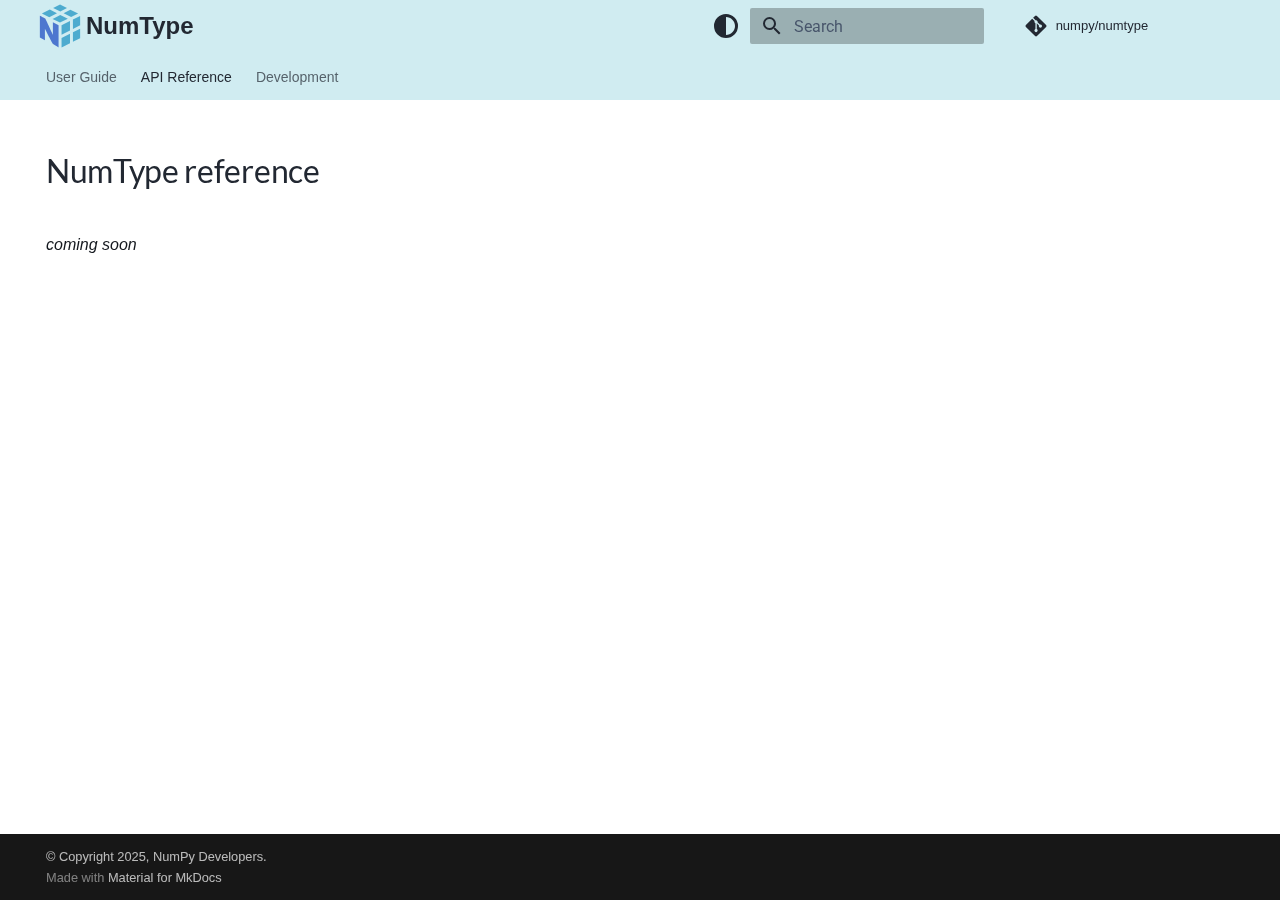
<file: reference/index.html>
<!doctype html><html lang=en class=no-js> <head><meta charset=utf-8><meta name=viewport content="width=device-width,initial-scale=1"><meta name=description content="Better typing stubs for NumPy"><meta name=author content="Joren Hammudoglu"><link href="https://numpy.org/numtype/reference/" rel="canonical"><link href=../user_guide/differences/ rel=prev><link href=../contributing/ rel=next><link rel=icon href=../img/favicon.ico><meta name=generator content="mkdocs-1.6.1, mkdocs-material-9.6.11"><title>API Reference - NumType</title><link rel=stylesheet href=../assets/stylesheets/main.4af4bdda.min.css><link rel=stylesheet href=../assets/stylesheets/palette.06af60db.min.css><link rel="stylesheet" href="../assets/external/fonts.googleapis.com/css.49ea35f2.css"><style>:root{--md-text-font:"Roboto";--md-code-font:"Roboto Mono"}</style><link rel=stylesheet href=../assets/_mkdocstrings.css><link rel=stylesheet href=../style/color.css><link rel=stylesheet href=../style/font.css><link rel=stylesheet href=../style/overrides.css><link rel=stylesheet href=../style/theme.css><script>__md_scope=new URL("..",location),__md_hash=e=>[...e].reduce(((e,_)=>(e<<5)-e+_.charCodeAt(0)),0),__md_get=(e,_=localStorage,t=__md_scope)=>JSON.parse(_.getItem(t.pathname+"."+e)),__md_set=(e,_,t=localStorage,a=__md_scope)=>{try{t.setItem(a.pathname+"."+e,JSON.stringify(_))}catch(e){}}</script></head> <body dir=ltr data-md-color-scheme=default data-md-color-primary=indigo data-md-color-accent=indigo> <input class=md-toggle data-md-toggle=drawer type=checkbox id=__drawer autocomplete=off> <input class=md-toggle data-md-toggle=search type=checkbox id=__search autocomplete=off> <label class=md-overlay for=__drawer></label> <div data-md-component=skip> <a href=#numtype-reference class=md-skip> Skip to content </a> </div> <div data-md-component=announce> </div> <header class=md-header data-md-component=header> <nav class="md-header__inner md-grid" aria-label=Header> <a href=.. title=NumType class="md-header__button md-logo" aria-label=NumType data-md-component=logo> <img src=../img/icon.svg alt=logo> </a> <label class="md-header__button md-icon" for=__drawer> <svg xmlns=http://www.w3.org/2000/svg viewbox="0 0 24 24"><path d="M3 6h18v2H3zm0 5h18v2H3zm0 5h18v2H3z"/></svg> </label> <div class=md-header__title data-md-component=header-title> <div class=md-header__ellipsis> <div class=md-header__topic> <span class=md-ellipsis> NumType </span> </div> <div class=md-header__topic data-md-component=header-topic> <span class=md-ellipsis> API Reference </span> </div> </div> </div> <form class=md-header__option data-md-component=palette> <input class=md-option data-md-color-media=(prefers-color-scheme) data-md-color-scheme=default data-md-color-primary=indigo data-md-color-accent=indigo aria-label="Switch to light mode" type=radio name=__palette id=__palette_0> <label class="md-header__button md-icon" title="Switch to light mode" for=__palette_1 hidden> <svg xmlns=http://www.w3.org/2000/svg viewbox="0 0 512 512"><!-- Font Awesome Free 6.7.2 by @fontawesome - https://fontawesome.com License - https://fontawesome.com/license/free (Icons: CC BY 4.0, Fonts: SIL OFL 1.1, Code: MIT License) Copyright 2024 Fonticons, Inc.--><path d="M448 256c0-106-86-192-192-192v384c106 0 192-86 192-192M0 256a256 256 0 1 1 512 0 256 256 0 1 1-512 0"/></svg> </label> <input class=md-option data-md-color-media="(prefers-color-scheme: light)" data-md-color-scheme=default data-md-color-primary=custom data-md-color-accent=indigo aria-label="Switch to dark mode" type=radio name=__palette id=__palette_1> <label class="md-header__button md-icon" title="Switch to dark mode" for=__palette_2 hidden> <svg xmlns=http://www.w3.org/2000/svg viewbox="0 0 384 512"><!-- Font Awesome Free 6.7.2 by @fontawesome - https://fontawesome.com License - https://fontawesome.com/license/free (Icons: CC BY 4.0, Fonts: SIL OFL 1.1, Code: MIT License) Copyright 2024 Fonticons, Inc.--><path d="M144.7 98.7c-21 34.1-33.1 74.3-33.1 117.3 0 98 62.8 181.4 150.4 211.7-12.4 2.8-25.3 4.3-38.6 4.3C126.6 432 48 353.3 48 256c0-68.9 39.4-128.4 96.8-157.3zm62.1-66C91.1 41.2 0 137.9 0 256c0 123.7 100 224 223.5 224 47.8 0 92-15 128.4-40.6 1.9-1.3 3.7-2.7 5.5-4 4.8-3.6 9.4-7.4 13.9-11.4 2.7-2.4 5.3-4.8 7.9-7.3 5-4.9 6.3-12.5 3.1-18.7s-10.1-9.7-17-8.5c-3.7.6-7.4 1.2-11.1 1.6-5 .5-10.1.9-15.3 1h-4c-96.8-.2-175.2-78.9-175.2-176 0-54.8 24.9-103.7 64.1-136 1-.9 2.1-1.7 3.2-2.6 4-3.2 8.2-6.2 12.5-9 3.1-2 6.3-4 9.6-5.8 6.1-3.5 9.2-10.5 7.7-17.3s-7.3-11.9-14.3-12.5c-3.6-.3-7.1-.5-10.7-.6-2.7-.1-5.5-.1-8.2-.1-3.3 0-6.5.1-9.8.2-2.3.1-4.6.2-6.9.4z"/></svg> </label> <input class=md-option data-md-color-media="(prefers-color-scheme: dark)" data-md-color-scheme=slate data-md-color-primary=custom data-md-color-accent=indigo aria-label="Switch to system preference" type=radio name=__palette id=__palette_2> <label class="md-header__button md-icon" title="Switch to system preference" for=__palette_0 hidden> <svg xmlns=http://www.w3.org/2000/svg viewbox="0 0 512 512"><!-- Font Awesome Free 6.7.2 by @fontawesome - https://fontawesome.com License - https://fontawesome.com/license/free (Icons: CC BY 4.0, Fonts: SIL OFL 1.1, Code: MIT License) Copyright 2024 Fonticons, Inc.--><path d="M375.7 19.7c-1.5-8-6.9-14.7-14.4-17.8s-16.1-2.2-22.8 2.4L256 61.1 173.5 4.2c-6.7-4.6-15.3-5.5-22.8-2.4s-12.9 9.8-14.4 17.8l-18.1 98.5-98.5 18.2c-8 1.5-14.7 6.9-17.8 14.4s-2.2 16.1 2.4 22.8L61.1 256 4.2 338.5c-4.6 6.7-5.5 15.3-2.4 22.8s9.8 13 17.8 14.4l98.5 18.1 18.1 98.5c1.5 8 6.9 14.7 14.4 17.8s16.1 2.2 22.8-2.4l82.6-56.8 82.5 56.9c6.7 4.6 15.3 5.5 22.8 2.4s12.9-9.8 14.4-17.8l18.1-98.5 98.5-18.1c8-1.5 14.7-6.9 17.8-14.4s2.2-16.1-2.4-22.8L450.9 256l56.9-82.5c4.6-6.7 5.5-15.3 2.4-22.8s-9.8-12.9-17.8-14.4l-98.5-18.1zM269.6 110l65.6-45.2 14.4 78.3c1.8 9.8 9.5 17.5 19.3 19.3l78.3 14.4-45.2 65.6c-5.7 8.2-5.7 19 0 27.2l45.2 65.6-78.3 14.4c-9.8 1.8-17.5 9.5-19.3 19.3l-14.4 78.3-65.6-45.2c-8.2-5.7-19-5.7-27.2 0l-65.6 45.2-14.4-78.3c-1.8-9.8-9.5-17.5-19.3-19.3l-78.3-14.4 45.2-65.6c5.7-8.2 5.7-19 0-27.2l-45.2-65.6 78.3-14.4c9.8-1.8 17.5-9.5 19.3-19.3l14.4-78.3 65.6 45.2c8.2 5.7 19 5.7 27.2 0M256 368a112 112 0 1 0 0-224 112 112 0 1 0 0 224m-64-112a64 64 0 1 1 128 0 64 64 0 1 1-128 0"/></svg> </label> </form> <script>var palette=__md_get("__palette");if(palette&&palette.color){if("(prefers-color-scheme)"===palette.color.media){var media=matchMedia("(prefers-color-scheme: light)"),input=document.querySelector(media.matches?"[data-md-color-media='(prefers-color-scheme: light)']":"[data-md-color-media='(prefers-color-scheme: dark)']");palette.color.media=input.getAttribute("data-md-color-media"),palette.color.scheme=input.getAttribute("data-md-color-scheme"),palette.color.primary=input.getAttribute("data-md-color-primary"),palette.color.accent=input.getAttribute("data-md-color-accent")}for(var[key,value]of Object.entries(palette.color))document.body.setAttribute("data-md-color-"+key,value)}</script> <label class="md-header__button md-icon" for=__search> <svg xmlns=http://www.w3.org/2000/svg viewbox="0 0 24 24"><path d="M9.5 3A6.5 6.5 0 0 1 16 9.5c0 1.61-.59 3.09-1.56 4.23l.27.27h.79l5 5-1.5 1.5-5-5v-.79l-.27-.27A6.52 6.52 0 0 1 9.5 16 6.5 6.5 0 0 1 3 9.5 6.5 6.5 0 0 1 9.5 3m0 2C7 5 5 7 5 9.5S7 14 9.5 14 14 12 14 9.5 12 5 9.5 5"/></svg> </label> <div class=md-search data-md-component=search role=dialog> <label class=md-search__overlay for=__search></label> <div class=md-search__inner role=search> <form class=md-search__form name=search> <input type=text class=md-search__input name=query aria-label=Search placeholder=Search autocapitalize=off autocorrect=off autocomplete=off spellcheck=false data-md-component=search-query required> <label class="md-search__icon md-icon" for=__search> <svg xmlns=http://www.w3.org/2000/svg viewbox="0 0 24 24"><path d="M9.5 3A6.5 6.5 0 0 1 16 9.5c0 1.61-.59 3.09-1.56 4.23l.27.27h.79l5 5-1.5 1.5-5-5v-.79l-.27-.27A6.52 6.52 0 0 1 9.5 16 6.5 6.5 0 0 1 3 9.5 6.5 6.5 0 0 1 9.5 3m0 2C7 5 5 7 5 9.5S7 14 9.5 14 14 12 14 9.5 12 5 9.5 5"/></svg> <svg xmlns=http://www.w3.org/2000/svg viewbox="0 0 24 24"><path d="M20 11v2H8l5.5 5.5-1.42 1.42L4.16 12l7.92-7.92L13.5 5.5 8 11z"/></svg> </label> <nav class=md-search__options aria-label=Search> <a href=javascript:void(0) class="md-search__icon md-icon" title=Share aria-label=Share data-clipboard data-clipboard-text data-md-component=search-share tabindex=-1> <svg xmlns=http://www.w3.org/2000/svg viewbox="0 0 24 24"><path d="M18 16.08c-.76 0-1.44.3-1.96.77L8.91 12.7c.05-.23.09-.46.09-.7s-.04-.47-.09-.7l7.05-4.11c.54.5 1.25.81 2.04.81a3 3 0 0 0 3-3 3 3 0 0 0-3-3 3 3 0 0 0-3 3c0 .24.04.47.09.7L8.04 9.81C7.5 9.31 6.79 9 6 9a3 3 0 0 0-3 3 3 3 0 0 0 3 3c.79 0 1.5-.31 2.04-.81l7.12 4.15c-.05.21-.08.43-.08.66 0 1.61 1.31 2.91 2.92 2.91s2.92-1.3 2.92-2.91A2.92 2.92 0 0 0 18 16.08"/></svg> </a> <button type=reset class="md-search__icon md-icon" title=Clear aria-label=Clear tabindex=-1> <svg xmlns=http://www.w3.org/2000/svg viewbox="0 0 24 24"><path d="M19 6.41 17.59 5 12 10.59 6.41 5 5 6.41 10.59 12 5 17.59 6.41 19 12 13.41 17.59 19 19 17.59 13.41 12z"/></svg> </button> </nav> <div class=md-search__suggest data-md-component=search-suggest></div> </form> <div class=md-search__output> <div class=md-search__scrollwrap tabindex=0 data-md-scrollfix> <div class=md-search-result data-md-component=search-result> <div class=md-search-result__meta> Initializing search </div> <ol class=md-search-result__list role=presentation></ol> </div> </div> </div> </div> </div> <div class=md-header__source> <a href="https://github.com/numpy/numtype" title="Go to repository" class="md-source" data-md-component="source"> <div class="md-source__icon md-icon"> <svg xmlns=http://www.w3.org/2000/svg viewbox="0 0 448 512"><!-- Font Awesome Free 6.7.2 by @fontawesome - https://fontawesome.com License - https://fontawesome.com/license/free (Icons: CC BY 4.0, Fonts: SIL OFL 1.1, Code: MIT License) Copyright 2024 Fonticons, Inc.--><path d="M439.55 236.05 244 40.45a28.87 28.87 0 0 0-40.81 0l-40.66 40.63 51.52 51.52c27.06-9.14 52.68 16.77 43.39 43.68l49.66 49.66c34.23-11.8 61.18 31 35.47 56.69-26.49 26.49-70.21-2.87-56-37.34L240.22 199v121.85c25.3 12.54 22.26 41.85 9.08 55a34.34 34.34 0 0 1-48.55 0c-17.57-17.6-11.07-46.91 11.25-56v-123c-20.8-8.51-24.6-30.74-18.64-45L142.57 101 8.45 235.14a28.86 28.86 0 0 0 0 40.81l195.61 195.6a28.86 28.86 0 0 0 40.8 0l194.69-194.69a28.86 28.86 0 0 0 0-40.81"/></svg> </div> <div class=md-source__repository> numpy/numtype </div> </a> </div> </nav> </header> <div class=md-container data-md-component=container> <nav class=md-tabs aria-label=Tabs data-md-component=tabs> <div class=md-grid> <ul class=md-tabs__list> <li class=md-tabs__item> <a href=../user_guide/ class=md-tabs__link> User Guide </a> </li> <li class="md-tabs__item md-tabs__item--active"> <a href=./ class=md-tabs__link> API Reference </a> </li> <li class=md-tabs__item> <a href=../contributing/ class=md-tabs__link> Development </a> </li> </ul> </div> </nav> <main class=md-main data-md-component=main> <div class="md-main__inner md-grid"> <div class="md-sidebar md-sidebar--primary" data-md-component=sidebar data-md-type=navigation hidden> <div class=md-sidebar__scrollwrap> <div class=md-sidebar__inner> <nav class="md-nav md-nav--primary md-nav--lifted" aria-label=Navigation data-md-level=0> <label class=md-nav__title for=__drawer> <a href=.. title=NumType class="md-nav__button md-logo" aria-label=NumType data-md-component=logo> <img src=../img/icon.svg alt=logo> </a> NumType </label> <div class=md-nav__source> <a href="https://github.com/numpy/numtype" title="Go to repository" class="md-source" data-md-component="source"> <div class="md-source__icon md-icon"> <svg xmlns=http://www.w3.org/2000/svg viewbox="0 0 448 512"><!-- Font Awesome Free 6.7.2 by @fontawesome - https://fontawesome.com License - https://fontawesome.com/license/free (Icons: CC BY 4.0, Fonts: SIL OFL 1.1, Code: MIT License) Copyright 2024 Fonticons, Inc.--><path d="M439.55 236.05 244 40.45a28.87 28.87 0 0 0-40.81 0l-40.66 40.63 51.52 51.52c27.06-9.14 52.68 16.77 43.39 43.68l49.66 49.66c34.23-11.8 61.18 31 35.47 56.69-26.49 26.49-70.21-2.87-56-37.34L240.22 199v121.85c25.3 12.54 22.26 41.85 9.08 55a34.34 34.34 0 0 1-48.55 0c-17.57-17.6-11.07-46.91 11.25-56v-123c-20.8-8.51-24.6-30.74-18.64-45L142.57 101 8.45 235.14a28.86 28.86 0 0 0 0 40.81l195.61 195.6a28.86 28.86 0 0 0 40.8 0l194.69-194.69a28.86 28.86 0 0 0 0-40.81"/></svg> </div> <div class=md-source__repository> numpy/numtype </div> </a> </div> <ul class=md-nav__list data-md-scrollfix> <li class="md-nav__item md-nav__item--pruned md-nav__item--nested"> <a href=../user_guide/ class=md-nav__link> <span class=md-ellipsis> User Guide </span> <span class="md-nav__icon md-icon"></span> </a> </li> <li class="md-nav__item md-nav__item--active"> <input class="md-nav__toggle md-toggle" type=checkbox id=__toc> <a href=./ class="md-nav__link md-nav__link--active"> <span class=md-ellipsis> API Reference </span> </a> </li> <li class=md-nav__item> <a href=../contributing/ class=md-nav__link> <span class=md-ellipsis> Development </span> </a> </li> </ul> </nav> </div> </div> </div> <div class="md-sidebar md-sidebar--secondary" data-md-component=sidebar data-md-type=toc> <div class=md-sidebar__scrollwrap> <div class=md-sidebar__inner> <nav class="md-nav md-nav--secondary" aria-label="Table of contents"> </nav> </div> </div> </div> <div class=md-content data-md-component=content> <article class="md-content__inner md-typeset"> <h1 id=numtype-reference>NumType reference<a class=headerlink href=#numtype-reference title="Permanent link">🔗</a></h1> <p><em>coming soon</em></p> </article> </div> <script>var tabs=__md_get("__tabs");if(Array.isArray(tabs))e:for(var set of document.querySelectorAll(".tabbed-set")){var labels=set.querySelector(".tabbed-labels");for(var tab of tabs)for(var label of labels.getElementsByTagName("label"))if(label.innerText.trim()===tab){var input=document.getElementById(label.htmlFor);input.checked=!0;continue e}}</script> <script>var target=document.getElementById(location.hash.slice(1));target&&target.name&&(target.checked=target.name.startsWith("__tabbed_"))</script> </div> <button type=button class="md-top md-icon" data-md-component=top hidden> <svg xmlns=http://www.w3.org/2000/svg viewbox="0 0 24 24"><path d="M13 20h-2V8l-5.5 5.5-1.42-1.42L12 4.16l7.92 7.92-1.42 1.42L13 8z"/></svg> Back to top </button> </main> <footer class=md-footer> <div class="md-footer-meta md-typeset"> <div class="md-footer-meta__inner md-grid"> <div class=md-copyright> <div class=md-copyright__highlight> &copy; Copyright 2025, NumPy Developers. </div> Made with <a href="https://squidfunk.github.io/mkdocs-material/" target="_blank" rel="noopener"> Material for MkDocs </a> </div> </div> </div> </footer> </div> <div class=md-dialog data-md-component=dialog> <div class="md-dialog__inner md-typeset"></div> </div> <script id=__config type=application/json>{"base": "..", "features": ["content.tabs.link", "content.tooltips", "navigation.path", "navigation.indexes", "navigation.prune", "navigation.sections", "navigation.tabs", "navigation.top", "navigation.tracking", "search.highlight", "search.share", "search.suggest", "toc.follow"], "search": "../assets/javascripts/workers/search.f8cc74c7.min.js", "tags": null, "translations": {"clipboard.copied": "Copied to clipboard", "clipboard.copy": "Copy to clipboard", "search.result.more.one": "1 more on this page", "search.result.more.other": "# more on this page", "search.result.none": "No matching documents", "search.result.one": "1 matching document", "search.result.other": "# matching documents", "search.result.placeholder": "Type to start searching", "search.result.term.missing": "Missing", "select.version": "Select version"}, "version": null}</script> <script defer data-domain="numpy.org-numtype" src="../assets/external/views.scientific-python.org/js/script.js"></script> <script src=../assets/javascripts/bundle.c8b220af.min.js></script> </body> </html>
</file>
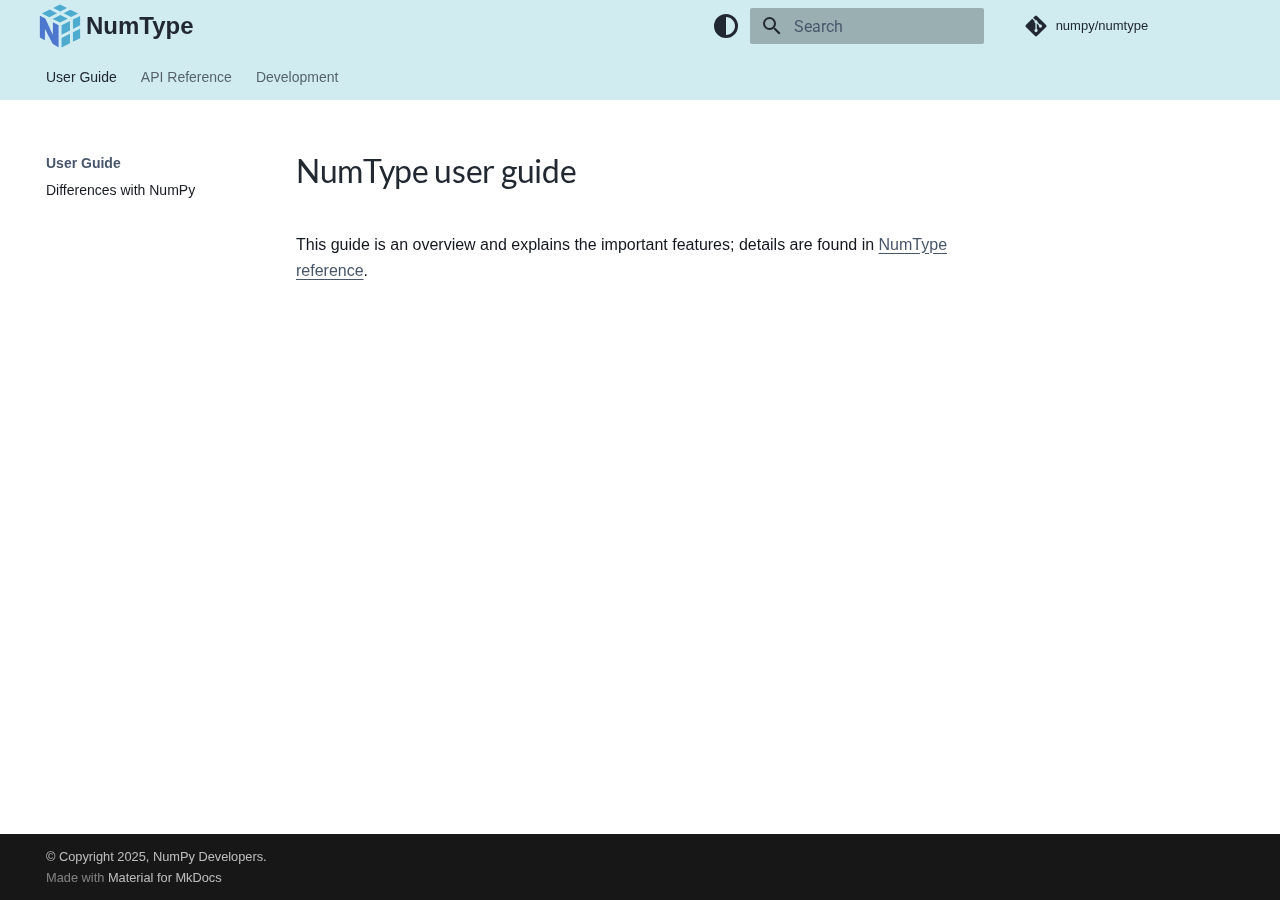
<file: user_guide/index.html>
<!doctype html><html lang=en class=no-js> <head><meta charset=utf-8><meta name=viewport content="width=device-width,initial-scale=1"><meta name=description content="Better typing stubs for NumPy"><meta name=author content="Joren Hammudoglu"><link href="https://numpy.org/numtype/user_guide/" rel="canonical"><link href=differences/ rel=next><link rel=icon href=../img/favicon.ico><meta name=generator content="mkdocs-1.6.1, mkdocs-material-9.6.11"><title>NumType user guide - NumType</title><link rel=stylesheet href=../assets/stylesheets/main.4af4bdda.min.css><link rel=stylesheet href=../assets/stylesheets/palette.06af60db.min.css><link rel="stylesheet" href="../assets/external/fonts.googleapis.com/css.49ea35f2.css"><style>:root{--md-text-font:"Roboto";--md-code-font:"Roboto Mono"}</style><link rel=stylesheet href=../assets/_mkdocstrings.css><link rel=stylesheet href=../style/color.css><link rel=stylesheet href=../style/font.css><link rel=stylesheet href=../style/overrides.css><link rel=stylesheet href=../style/theme.css><script>__md_scope=new URL("..",location),__md_hash=e=>[...e].reduce(((e,_)=>(e<<5)-e+_.charCodeAt(0)),0),__md_get=(e,_=localStorage,t=__md_scope)=>JSON.parse(_.getItem(t.pathname+"."+e)),__md_set=(e,_,t=localStorage,a=__md_scope)=>{try{t.setItem(a.pathname+"."+e,JSON.stringify(_))}catch(e){}}</script></head> <body dir=ltr data-md-color-scheme=default data-md-color-primary=indigo data-md-color-accent=indigo> <input class=md-toggle data-md-toggle=drawer type=checkbox id=__drawer autocomplete=off> <input class=md-toggle data-md-toggle=search type=checkbox id=__search autocomplete=off> <label class=md-overlay for=__drawer></label> <div data-md-component=skip> <a href=#numtype-user-guide class=md-skip> Skip to content </a> </div> <div data-md-component=announce> </div> <header class=md-header data-md-component=header> <nav class="md-header__inner md-grid" aria-label=Header> <a href=.. title=NumType class="md-header__button md-logo" aria-label=NumType data-md-component=logo> <img src=../img/icon.svg alt=logo> </a> <label class="md-header__button md-icon" for=__drawer> <svg xmlns=http://www.w3.org/2000/svg viewbox="0 0 24 24"><path d="M3 6h18v2H3zm0 5h18v2H3zm0 5h18v2H3z"/></svg> </label> <div class=md-header__title data-md-component=header-title> <div class=md-header__ellipsis> <div class=md-header__topic> <span class=md-ellipsis> NumType </span> </div> <div class=md-header__topic data-md-component=header-topic> <span class=md-ellipsis> NumType user guide </span> </div> </div> </div> <form class=md-header__option data-md-component=palette> <input class=md-option data-md-color-media=(prefers-color-scheme) data-md-color-scheme=default data-md-color-primary=indigo data-md-color-accent=indigo aria-label="Switch to light mode" type=radio name=__palette id=__palette_0> <label class="md-header__button md-icon" title="Switch to light mode" for=__palette_1 hidden> <svg xmlns=http://www.w3.org/2000/svg viewbox="0 0 512 512"><!-- Font Awesome Free 6.7.2 by @fontawesome - https://fontawesome.com License - https://fontawesome.com/license/free (Icons: CC BY 4.0, Fonts: SIL OFL 1.1, Code: MIT License) Copyright 2024 Fonticons, Inc.--><path d="M448 256c0-106-86-192-192-192v384c106 0 192-86 192-192M0 256a256 256 0 1 1 512 0 256 256 0 1 1-512 0"/></svg> </label> <input class=md-option data-md-color-media="(prefers-color-scheme: light)" data-md-color-scheme=default data-md-color-primary=custom data-md-color-accent=indigo aria-label="Switch to dark mode" type=radio name=__palette id=__palette_1> <label class="md-header__button md-icon" title="Switch to dark mode" for=__palette_2 hidden> <svg xmlns=http://www.w3.org/2000/svg viewbox="0 0 384 512"><!-- Font Awesome Free 6.7.2 by @fontawesome - https://fontawesome.com License - https://fontawesome.com/license/free (Icons: CC BY 4.0, Fonts: SIL OFL 1.1, Code: MIT License) Copyright 2024 Fonticons, Inc.--><path d="M144.7 98.7c-21 34.1-33.1 74.3-33.1 117.3 0 98 62.8 181.4 150.4 211.7-12.4 2.8-25.3 4.3-38.6 4.3C126.6 432 48 353.3 48 256c0-68.9 39.4-128.4 96.8-157.3zm62.1-66C91.1 41.2 0 137.9 0 256c0 123.7 100 224 223.5 224 47.8 0 92-15 128.4-40.6 1.9-1.3 3.7-2.7 5.5-4 4.8-3.6 9.4-7.4 13.9-11.4 2.7-2.4 5.3-4.8 7.9-7.3 5-4.9 6.3-12.5 3.1-18.7s-10.1-9.7-17-8.5c-3.7.6-7.4 1.2-11.1 1.6-5 .5-10.1.9-15.3 1h-4c-96.8-.2-175.2-78.9-175.2-176 0-54.8 24.9-103.7 64.1-136 1-.9 2.1-1.7 3.2-2.6 4-3.2 8.2-6.2 12.5-9 3.1-2 6.3-4 9.6-5.8 6.1-3.5 9.2-10.5 7.7-17.3s-7.3-11.9-14.3-12.5c-3.6-.3-7.1-.5-10.7-.6-2.7-.1-5.5-.1-8.2-.1-3.3 0-6.5.1-9.8.2-2.3.1-4.6.2-6.9.4z"/></svg> </label> <input class=md-option data-md-color-media="(prefers-color-scheme: dark)" data-md-color-scheme=slate data-md-color-primary=custom data-md-color-accent=indigo aria-label="Switch to system preference" type=radio name=__palette id=__palette_2> <label class="md-header__button md-icon" title="Switch to system preference" for=__palette_0 hidden> <svg xmlns=http://www.w3.org/2000/svg viewbox="0 0 512 512"><!-- Font Awesome Free 6.7.2 by @fontawesome - https://fontawesome.com License - https://fontawesome.com/license/free (Icons: CC BY 4.0, Fonts: SIL OFL 1.1, Code: MIT License) Copyright 2024 Fonticons, Inc.--><path d="M375.7 19.7c-1.5-8-6.9-14.7-14.4-17.8s-16.1-2.2-22.8 2.4L256 61.1 173.5 4.2c-6.7-4.6-15.3-5.5-22.8-2.4s-12.9 9.8-14.4 17.8l-18.1 98.5-98.5 18.2c-8 1.5-14.7 6.9-17.8 14.4s-2.2 16.1 2.4 22.8L61.1 256 4.2 338.5c-4.6 6.7-5.5 15.3-2.4 22.8s9.8 13 17.8 14.4l98.5 18.1 18.1 98.5c1.5 8 6.9 14.7 14.4 17.8s16.1 2.2 22.8-2.4l82.6-56.8 82.5 56.9c6.7 4.6 15.3 5.5 22.8 2.4s12.9-9.8 14.4-17.8l18.1-98.5 98.5-18.1c8-1.5 14.7-6.9 17.8-14.4s2.2-16.1-2.4-22.8L450.9 256l56.9-82.5c4.6-6.7 5.5-15.3 2.4-22.8s-9.8-12.9-17.8-14.4l-98.5-18.1zM269.6 110l65.6-45.2 14.4 78.3c1.8 9.8 9.5 17.5 19.3 19.3l78.3 14.4-45.2 65.6c-5.7 8.2-5.7 19 0 27.2l45.2 65.6-78.3 14.4c-9.8 1.8-17.5 9.5-19.3 19.3l-14.4 78.3-65.6-45.2c-8.2-5.7-19-5.7-27.2 0l-65.6 45.2-14.4-78.3c-1.8-9.8-9.5-17.5-19.3-19.3l-78.3-14.4 45.2-65.6c5.7-8.2 5.7-19 0-27.2l-45.2-65.6 78.3-14.4c9.8-1.8 17.5-9.5 19.3-19.3l14.4-78.3 65.6 45.2c8.2 5.7 19 5.7 27.2 0M256 368a112 112 0 1 0 0-224 112 112 0 1 0 0 224m-64-112a64 64 0 1 1 128 0 64 64 0 1 1-128 0"/></svg> </label> </form> <script>var palette=__md_get("__palette");if(palette&&palette.color){if("(prefers-color-scheme)"===palette.color.media){var media=matchMedia("(prefers-color-scheme: light)"),input=document.querySelector(media.matches?"[data-md-color-media='(prefers-color-scheme: light)']":"[data-md-color-media='(prefers-color-scheme: dark)']");palette.color.media=input.getAttribute("data-md-color-media"),palette.color.scheme=input.getAttribute("data-md-color-scheme"),palette.color.primary=input.getAttribute("data-md-color-primary"),palette.color.accent=input.getAttribute("data-md-color-accent")}for(var[key,value]of Object.entries(palette.color))document.body.setAttribute("data-md-color-"+key,value)}</script> <label class="md-header__button md-icon" for=__search> <svg xmlns=http://www.w3.org/2000/svg viewbox="0 0 24 24"><path d="M9.5 3A6.5 6.5 0 0 1 16 9.5c0 1.61-.59 3.09-1.56 4.23l.27.27h.79l5 5-1.5 1.5-5-5v-.79l-.27-.27A6.52 6.52 0 0 1 9.5 16 6.5 6.5 0 0 1 3 9.5 6.5 6.5 0 0 1 9.5 3m0 2C7 5 5 7 5 9.5S7 14 9.5 14 14 12 14 9.5 12 5 9.5 5"/></svg> </label> <div class=md-search data-md-component=search role=dialog> <label class=md-search__overlay for=__search></label> <div class=md-search__inner role=search> <form class=md-search__form name=search> <input type=text class=md-search__input name=query aria-label=Search placeholder=Search autocapitalize=off autocorrect=off autocomplete=off spellcheck=false data-md-component=search-query required> <label class="md-search__icon md-icon" for=__search> <svg xmlns=http://www.w3.org/2000/svg viewbox="0 0 24 24"><path d="M9.5 3A6.5 6.5 0 0 1 16 9.5c0 1.61-.59 3.09-1.56 4.23l.27.27h.79l5 5-1.5 1.5-5-5v-.79l-.27-.27A6.52 6.52 0 0 1 9.5 16 6.5 6.5 0 0 1 3 9.5 6.5 6.5 0 0 1 9.5 3m0 2C7 5 5 7 5 9.5S7 14 9.5 14 14 12 14 9.5 12 5 9.5 5"/></svg> <svg xmlns=http://www.w3.org/2000/svg viewbox="0 0 24 24"><path d="M20 11v2H8l5.5 5.5-1.42 1.42L4.16 12l7.92-7.92L13.5 5.5 8 11z"/></svg> </label> <nav class=md-search__options aria-label=Search> <a href=javascript:void(0) class="md-search__icon md-icon" title=Share aria-label=Share data-clipboard data-clipboard-text data-md-component=search-share tabindex=-1> <svg xmlns=http://www.w3.org/2000/svg viewbox="0 0 24 24"><path d="M18 16.08c-.76 0-1.44.3-1.96.77L8.91 12.7c.05-.23.09-.46.09-.7s-.04-.47-.09-.7l7.05-4.11c.54.5 1.25.81 2.04.81a3 3 0 0 0 3-3 3 3 0 0 0-3-3 3 3 0 0 0-3 3c0 .24.04.47.09.7L8.04 9.81C7.5 9.31 6.79 9 6 9a3 3 0 0 0-3 3 3 3 0 0 0 3 3c.79 0 1.5-.31 2.04-.81l7.12 4.15c-.05.21-.08.43-.08.66 0 1.61 1.31 2.91 2.92 2.91s2.92-1.3 2.92-2.91A2.92 2.92 0 0 0 18 16.08"/></svg> </a> <button type=reset class="md-search__icon md-icon" title=Clear aria-label=Clear tabindex=-1> <svg xmlns=http://www.w3.org/2000/svg viewbox="0 0 24 24"><path d="M19 6.41 17.59 5 12 10.59 6.41 5 5 6.41 10.59 12 5 17.59 6.41 19 12 13.41 17.59 19 19 17.59 13.41 12z"/></svg> </button> </nav> <div class=md-search__suggest data-md-component=search-suggest></div> </form> <div class=md-search__output> <div class=md-search__scrollwrap tabindex=0 data-md-scrollfix> <div class=md-search-result data-md-component=search-result> <div class=md-search-result__meta> Initializing search </div> <ol class=md-search-result__list role=presentation></ol> </div> </div> </div> </div> </div> <div class=md-header__source> <a href="https://github.com/numpy/numtype" title="Go to repository" class="md-source" data-md-component="source"> <div class="md-source__icon md-icon"> <svg xmlns=http://www.w3.org/2000/svg viewbox="0 0 448 512"><!-- Font Awesome Free 6.7.2 by @fontawesome - https://fontawesome.com License - https://fontawesome.com/license/free (Icons: CC BY 4.0, Fonts: SIL OFL 1.1, Code: MIT License) Copyright 2024 Fonticons, Inc.--><path d="M439.55 236.05 244 40.45a28.87 28.87 0 0 0-40.81 0l-40.66 40.63 51.52 51.52c27.06-9.14 52.68 16.77 43.39 43.68l49.66 49.66c34.23-11.8 61.18 31 35.47 56.69-26.49 26.49-70.21-2.87-56-37.34L240.22 199v121.85c25.3 12.54 22.26 41.85 9.08 55a34.34 34.34 0 0 1-48.55 0c-17.57-17.6-11.07-46.91 11.25-56v-123c-20.8-8.51-24.6-30.74-18.64-45L142.57 101 8.45 235.14a28.86 28.86 0 0 0 0 40.81l195.61 195.6a28.86 28.86 0 0 0 40.8 0l194.69-194.69a28.86 28.86 0 0 0 0-40.81"/></svg> </div> <div class=md-source__repository> numpy/numtype </div> </a> </div> </nav> </header> <div class=md-container data-md-component=container> <nav class=md-tabs aria-label=Tabs data-md-component=tabs> <div class=md-grid> <ul class=md-tabs__list> <li class="md-tabs__item md-tabs__item--active"> <a href=./ class=md-tabs__link> User Guide </a> </li> <li class=md-tabs__item> <a href=../reference/ class=md-tabs__link> API Reference </a> </li> <li class=md-tabs__item> <a href=../contributing/ class=md-tabs__link> Development </a> </li> </ul> </div> </nav> <main class=md-main data-md-component=main> <div class="md-main__inner md-grid"> <div class="md-sidebar md-sidebar--primary" data-md-component=sidebar data-md-type=navigation> <div class=md-sidebar__scrollwrap> <div class=md-sidebar__inner> <nav class="md-nav md-nav--primary md-nav--lifted" aria-label=Navigation data-md-level=0> <label class=md-nav__title for=__drawer> <a href=.. title=NumType class="md-nav__button md-logo" aria-label=NumType data-md-component=logo> <img src=../img/icon.svg alt=logo> </a> NumType </label> <div class=md-nav__source> <a href="https://github.com/numpy/numtype" title="Go to repository" class="md-source" data-md-component="source"> <div class="md-source__icon md-icon"> <svg xmlns=http://www.w3.org/2000/svg viewbox="0 0 448 512"><!-- Font Awesome Free 6.7.2 by @fontawesome - https://fontawesome.com License - https://fontawesome.com/license/free (Icons: CC BY 4.0, Fonts: SIL OFL 1.1, Code: MIT License) Copyright 2024 Fonticons, Inc.--><path d="M439.55 236.05 244 40.45a28.87 28.87 0 0 0-40.81 0l-40.66 40.63 51.52 51.52c27.06-9.14 52.68 16.77 43.39 43.68l49.66 49.66c34.23-11.8 61.18 31 35.47 56.69-26.49 26.49-70.21-2.87-56-37.34L240.22 199v121.85c25.3 12.54 22.26 41.85 9.08 55a34.34 34.34 0 0 1-48.55 0c-17.57-17.6-11.07-46.91 11.25-56v-123c-20.8-8.51-24.6-30.74-18.64-45L142.57 101 8.45 235.14a28.86 28.86 0 0 0 0 40.81l195.61 195.6a28.86 28.86 0 0 0 40.8 0l194.69-194.69a28.86 28.86 0 0 0 0-40.81"/></svg> </div> <div class=md-source__repository> numpy/numtype </div> </a> </div> <ul class=md-nav__list data-md-scrollfix> <li class="md-nav__item md-nav__item--active md-nav__item--section md-nav__item--nested"> <input class="md-nav__toggle md-toggle " type=checkbox id=__nav_1 checked> <div class="md-nav__link md-nav__container"> <a href=./ class="md-nav__link md-nav__link--active"> <span class=md-ellipsis> User Guide </span> </a> <label class="md-nav__link md-nav__link--active" for=__nav_1 id=__nav_1_label tabindex> <span class="md-nav__icon md-icon"></span> </label> </div> <nav class=md-nav data-md-level=1 aria-labelledby=__nav_1_label aria-expanded=true> <label class=md-nav__title for=__nav_1> <span class="md-nav__icon md-icon"></span> User Guide </label> <ul class=md-nav__list data-md-scrollfix> <li class=md-nav__item> <a href=differences/ class=md-nav__link> <span class=md-ellipsis> Differences with NumPy </span> </a> </li> </ul> </nav> </li> <li class=md-nav__item> <a href=../reference/ class=md-nav__link> <span class=md-ellipsis> API Reference </span> </a> </li> <li class=md-nav__item> <a href=../contributing/ class=md-nav__link> <span class=md-ellipsis> Development </span> </a> </li> </ul> </nav> </div> </div> </div> <div class="md-sidebar md-sidebar--secondary" data-md-component=sidebar data-md-type=toc> <div class=md-sidebar__scrollwrap> <div class=md-sidebar__inner> <nav class="md-nav md-nav--secondary" aria-label="Table of contents"> </nav> </div> </div> </div> <div class=md-content data-md-component=content> <article class="md-content__inner md-typeset"> <h1 id=numtype-user-guide>NumType user guide<a class=headerlink href=#numtype-user-guide title="Permanent link">🔗</a></h1> <p>This guide is an overview and explains the important features; details are found in <a href=../reference/ >NumType reference</a>.</p> </article> </div> <script>var tabs=__md_get("__tabs");if(Array.isArray(tabs))e:for(var set of document.querySelectorAll(".tabbed-set")){var labels=set.querySelector(".tabbed-labels");for(var tab of tabs)for(var label of labels.getElementsByTagName("label"))if(label.innerText.trim()===tab){var input=document.getElementById(label.htmlFor);input.checked=!0;continue e}}</script> <script>var target=document.getElementById(location.hash.slice(1));target&&target.name&&(target.checked=target.name.startsWith("__tabbed_"))</script> </div> <button type=button class="md-top md-icon" data-md-component=top hidden> <svg xmlns=http://www.w3.org/2000/svg viewbox="0 0 24 24"><path d="M13 20h-2V8l-5.5 5.5-1.42-1.42L12 4.16l7.92 7.92-1.42 1.42L13 8z"/></svg> Back to top </button> </main> <footer class=md-footer> <div class="md-footer-meta md-typeset"> <div class="md-footer-meta__inner md-grid"> <div class=md-copyright> <div class=md-copyright__highlight> &copy; Copyright 2025, NumPy Developers. </div> Made with <a href="https://squidfunk.github.io/mkdocs-material/" target="_blank" rel="noopener"> Material for MkDocs </a> </div> </div> </div> </footer> </div> <div class=md-dialog data-md-component=dialog> <div class="md-dialog__inner md-typeset"></div> </div> <script id=__config type=application/json>{"base": "..", "features": ["content.tabs.link", "content.tooltips", "navigation.path", "navigation.indexes", "navigation.prune", "navigation.sections", "navigation.tabs", "navigation.top", "navigation.tracking", "search.highlight", "search.share", "search.suggest", "toc.follow"], "search": "../assets/javascripts/workers/search.f8cc74c7.min.js", "tags": null, "translations": {"clipboard.copied": "Copied to clipboard", "clipboard.copy": "Copy to clipboard", "search.result.more.one": "1 more on this page", "search.result.more.other": "# more on this page", "search.result.none": "No matching documents", "search.result.one": "1 matching document", "search.result.other": "# matching documents", "search.result.placeholder": "Type to start searching", "search.result.term.missing": "Missing", "select.version": "Select version"}, "version": null}</script> <script defer data-domain="numpy.org-numtype" src="../assets/external/views.scientific-python.org/js/script.js"></script> <script src=../assets/javascripts/bundle.c8b220af.min.js></script> </body> </html>
</file>
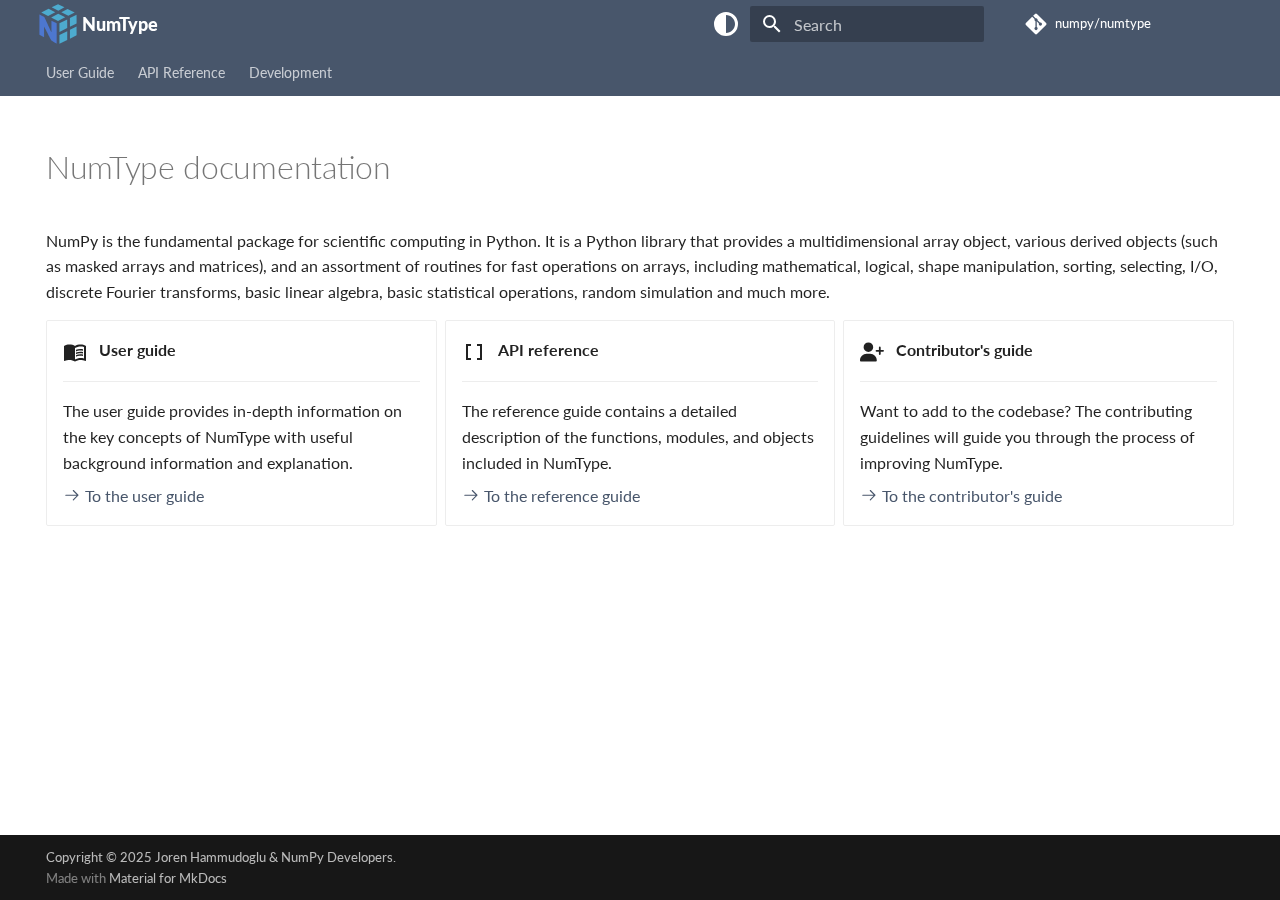
<file: pr-preview/pr-2/index.html>
<!doctype html><html lang=en class=no-js> <head><meta charset=utf-8><meta name=viewport content="width=device-width,initial-scale=1"><meta name=description content="Better typing stubs for NumPy"><meta name=author content="Joren Hammudoglu & NumPy Developers"><link href=https://numpy.github.io/numtype/ rel=canonical><link rel=icon href=img/favicon.ico><meta name=generator content="mkdocs-1.6.1, mkdocs-material-9.6.9"><title>NumType</title><link rel=stylesheet href=assets/stylesheets/main.4af4bdda.min.css><link rel=stylesheet href=assets/stylesheets/palette.06af60db.min.css><link rel=preconnect href=https://fonts.gstatic.com crossorigin><link rel=stylesheet href="https://fonts.googleapis.com/css?family=Lato:300,300i,400,400i,700,700i%7CJetBrains+Mono:400,400i,700,700i&display=fallback"><style>:root{--md-text-font:"Lato";--md-code-font:"JetBrains Mono"}</style><link rel=stylesheet href=assets/_mkdocstrings.css><link rel=stylesheet href=style/theme.css><script>__md_scope=new URL(".",location),__md_hash=e=>[...e].reduce(((e,_)=>(e<<5)-e+_.charCodeAt(0)),0),__md_get=(e,_=localStorage,t=__md_scope)=>JSON.parse(_.getItem(t.pathname+"."+e)),__md_set=(e,_,t=localStorage,a=__md_scope)=>{try{t.setItem(a.pathname+"."+e,JSON.stringify(_))}catch(e){}}</script></head> <body dir=ltr data-md-color-scheme=default data-md-color-primary=indigo data-md-color-accent=indigo> <input class=md-toggle data-md-toggle=drawer type=checkbox id=__drawer autocomplete=off> <input class=md-toggle data-md-toggle=search type=checkbox id=__search autocomplete=off> <label class=md-overlay for=__drawer></label> <div data-md-component=skip> <a href=#numtype-documentation class=md-skip> Skip to content </a> </div> <div data-md-component=announce> </div> <header class=md-header data-md-component=header> <nav class="md-header__inner md-grid" aria-label=Header> <a href=. title=NumType class="md-header__button md-logo" aria-label=NumType data-md-component=logo> <img src=img/icon.svg alt=logo> </a> <label class="md-header__button md-icon" for=__drawer> <svg xmlns=http://www.w3.org/2000/svg viewbox="0 0 24 24"><path d="M3 6h18v2H3zm0 5h18v2H3zm0 5h18v2H3z"/></svg> </label> <div class=md-header__title data-md-component=header-title> <div class=md-header__ellipsis> <div class=md-header__topic> <span class=md-ellipsis> NumType </span> </div> <div class=md-header__topic data-md-component=header-topic> <span class=md-ellipsis> NumType documentation </span> </div> </div> </div> <form class=md-header__option data-md-component=palette> <input class=md-option data-md-color-media=(prefers-color-scheme) data-md-color-scheme=default data-md-color-primary=indigo data-md-color-accent=indigo aria-label="Switch to light mode" type=radio name=__palette id=__palette_0> <label class="md-header__button md-icon" title="Switch to light mode" for=__palette_1 hidden> <svg xmlns=http://www.w3.org/2000/svg viewbox="0 0 512 512"><!-- Font Awesome Free 6.7.2 by @fontawesome - https://fontawesome.com License - https://fontawesome.com/license/free (Icons: CC BY 4.0, Fonts: SIL OFL 1.1, Code: MIT License) Copyright 2024 Fonticons, Inc.--><path d="M448 256c0-106-86-192-192-192v384c106 0 192-86 192-192M0 256a256 256 0 1 1 512 0 256 256 0 1 1-512 0"/></svg> </label> <input class=md-option data-md-color-media="(prefers-color-scheme: light)" data-md-color-scheme=default data-md-color-primary=teal data-md-color-accent=pink aria-label="Switch to dark mode" type=radio name=__palette id=__palette_1> <label class="md-header__button md-icon" title="Switch to dark mode" for=__palette_2 hidden> <svg xmlns=http://www.w3.org/2000/svg viewbox="0 0 384 512"><!-- Font Awesome Free 6.7.2 by @fontawesome - https://fontawesome.com License - https://fontawesome.com/license/free (Icons: CC BY 4.0, Fonts: SIL OFL 1.1, Code: MIT License) Copyright 2024 Fonticons, Inc.--><path d="M144.7 98.7c-21 34.1-33.1 74.3-33.1 117.3 0 98 62.8 181.4 150.4 211.7-12.4 2.8-25.3 4.3-38.6 4.3C126.6 432 48 353.3 48 256c0-68.9 39.4-128.4 96.8-157.3zm62.1-66C91.1 41.2 0 137.9 0 256c0 123.7 100 224 223.5 224 47.8 0 92-15 128.4-40.6 1.9-1.3 3.7-2.7 5.5-4 4.8-3.6 9.4-7.4 13.9-11.4 2.7-2.4 5.3-4.8 7.9-7.3 5-4.9 6.3-12.5 3.1-18.7s-10.1-9.7-17-8.5c-3.7.6-7.4 1.2-11.1 1.6-5 .5-10.1.9-15.3 1h-4c-96.8-.2-175.2-78.9-175.2-176 0-54.8 24.9-103.7 64.1-136 1-.9 2.1-1.7 3.2-2.6 4-3.2 8.2-6.2 12.5-9 3.1-2 6.3-4 9.6-5.8 6.1-3.5 9.2-10.5 7.7-17.3s-7.3-11.9-14.3-12.5c-3.6-.3-7.1-.5-10.7-.6-2.7-.1-5.5-.1-8.2-.1-3.3 0-6.5.1-9.8.2-2.3.1-4.6.2-6.9.4z"/></svg> </label> <input class=md-option data-md-color-media="(prefers-color-scheme: dark)" data-md-color-scheme=slate data-md-color-primary=teal data-md-color-accent=pink aria-label="Switch to system preference" type=radio name=__palette id=__palette_2> <label class="md-header__button md-icon" title="Switch to system preference" for=__palette_0 hidden> <svg xmlns=http://www.w3.org/2000/svg viewbox="0 0 512 512"><!-- Font Awesome Free 6.7.2 by @fontawesome - https://fontawesome.com License - https://fontawesome.com/license/free (Icons: CC BY 4.0, Fonts: SIL OFL 1.1, Code: MIT License) Copyright 2024 Fonticons, Inc.--><path d="M375.7 19.7c-1.5-8-6.9-14.7-14.4-17.8s-16.1-2.2-22.8 2.4L256 61.1 173.5 4.2c-6.7-4.6-15.3-5.5-22.8-2.4s-12.9 9.8-14.4 17.8l-18.1 98.5-98.5 18.2c-8 1.5-14.7 6.9-17.8 14.4s-2.2 16.1 2.4 22.8L61.1 256 4.2 338.5c-4.6 6.7-5.5 15.3-2.4 22.8s9.8 13 17.8 14.4l98.5 18.1 18.1 98.5c1.5 8 6.9 14.7 14.4 17.8s16.1 2.2 22.8-2.4l82.6-56.8 82.5 56.9c6.7 4.6 15.3 5.5 22.8 2.4s12.9-9.8 14.4-17.8l18.1-98.5 98.5-18.1c8-1.5 14.7-6.9 17.8-14.4s2.2-16.1-2.4-22.8L450.9 256l56.9-82.5c4.6-6.7 5.5-15.3 2.4-22.8s-9.8-12.9-17.8-14.4l-98.5-18.1zM269.6 110l65.6-45.2 14.4 78.3c1.8 9.8 9.5 17.5 19.3 19.3l78.3 14.4-45.2 65.6c-5.7 8.2-5.7 19 0 27.2l45.2 65.6-78.3 14.4c-9.8 1.8-17.5 9.5-19.3 19.3l-14.4 78.3-65.6-45.2c-8.2-5.7-19-5.7-27.2 0l-65.6 45.2-14.4-78.3c-1.8-9.8-9.5-17.5-19.3-19.3l-78.3-14.4 45.2-65.6c5.7-8.2 5.7-19 0-27.2l-45.2-65.6 78.3-14.4c9.8-1.8 17.5-9.5 19.3-19.3l14.4-78.3 65.6 45.2c8.2 5.7 19 5.7 27.2 0M256 368a112 112 0 1 0 0-224 112 112 0 1 0 0 224m-64-112a64 64 0 1 1 128 0 64 64 0 1 1-128 0"/></svg> </label> </form> <script>var palette=__md_get("__palette");if(palette&&palette.color){if("(prefers-color-scheme)"===palette.color.media){var media=matchMedia("(prefers-color-scheme: light)"),input=document.querySelector(media.matches?"[data-md-color-media='(prefers-color-scheme: light)']":"[data-md-color-media='(prefers-color-scheme: dark)']");palette.color.media=input.getAttribute("data-md-color-media"),palette.color.scheme=input.getAttribute("data-md-color-scheme"),palette.color.primary=input.getAttribute("data-md-color-primary"),palette.color.accent=input.getAttribute("data-md-color-accent")}for(var[key,value]of Object.entries(palette.color))document.body.setAttribute("data-md-color-"+key,value)}</script> <label class="md-header__button md-icon" for=__search> <svg xmlns=http://www.w3.org/2000/svg viewbox="0 0 24 24"><path d="M9.5 3A6.5 6.5 0 0 1 16 9.5c0 1.61-.59 3.09-1.56 4.23l.27.27h.79l5 5-1.5 1.5-5-5v-.79l-.27-.27A6.52 6.52 0 0 1 9.5 16 6.5 6.5 0 0 1 3 9.5 6.5 6.5 0 0 1 9.5 3m0 2C7 5 5 7 5 9.5S7 14 9.5 14 14 12 14 9.5 12 5 9.5 5"/></svg> </label> <div class=md-search data-md-component=search role=dialog> <label class=md-search__overlay for=__search></label> <div class=md-search__inner role=search> <form class=md-search__form name=search> <input type=text class=md-search__input name=query aria-label=Search placeholder=Search autocapitalize=off autocorrect=off autocomplete=off spellcheck=false data-md-component=search-query required> <label class="md-search__icon md-icon" for=__search> <svg xmlns=http://www.w3.org/2000/svg viewbox="0 0 24 24"><path d="M9.5 3A6.5 6.5 0 0 1 16 9.5c0 1.61-.59 3.09-1.56 4.23l.27.27h.79l5 5-1.5 1.5-5-5v-.79l-.27-.27A6.52 6.52 0 0 1 9.5 16 6.5 6.5 0 0 1 3 9.5 6.5 6.5 0 0 1 9.5 3m0 2C7 5 5 7 5 9.5S7 14 9.5 14 14 12 14 9.5 12 5 9.5 5"/></svg> <svg xmlns=http://www.w3.org/2000/svg viewbox="0 0 24 24"><path d="M20 11v2H8l5.5 5.5-1.42 1.42L4.16 12l7.92-7.92L13.5 5.5 8 11z"/></svg> </label> <nav class=md-search__options aria-label=Search> <a href=javascript:void(0) class="md-search__icon md-icon" title=Share aria-label=Share data-clipboard data-clipboard-text data-md-component=search-share tabindex=-1> <svg xmlns=http://www.w3.org/2000/svg viewbox="0 0 24 24"><path d="M18 16.08c-.76 0-1.44.3-1.96.77L8.91 12.7c.05-.23.09-.46.09-.7s-.04-.47-.09-.7l7.05-4.11c.54.5 1.25.81 2.04.81a3 3 0 0 0 3-3 3 3 0 0 0-3-3 3 3 0 0 0-3 3c0 .24.04.47.09.7L8.04 9.81C7.5 9.31 6.79 9 6 9a3 3 0 0 0-3 3 3 3 0 0 0 3 3c.79 0 1.5-.31 2.04-.81l7.12 4.15c-.05.21-.08.43-.08.66 0 1.61 1.31 2.91 2.92 2.91s2.92-1.3 2.92-2.91A2.92 2.92 0 0 0 18 16.08"/></svg> </a> <button type=reset class="md-search__icon md-icon" title=Clear aria-label=Clear tabindex=-1> <svg xmlns=http://www.w3.org/2000/svg viewbox="0 0 24 24"><path d="M19 6.41 17.59 5 12 10.59 6.41 5 5 6.41 10.59 12 5 17.59 6.41 19 12 13.41 17.59 19 19 17.59 13.41 12z"/></svg> </button> </nav> <div class=md-search__suggest data-md-component=search-suggest></div> </form> <div class=md-search__output> <div class=md-search__scrollwrap tabindex=0 data-md-scrollfix> <div class=md-search-result data-md-component=search-result> <div class=md-search-result__meta> Initializing search </div> <ol class=md-search-result__list role=presentation></ol> </div> </div> </div> </div> </div> <div class=md-header__source> <a href=https://github.com/numpy/numtype title="Go to repository" class=md-source data-md-component=source> <div class="md-source__icon md-icon"> <svg xmlns=http://www.w3.org/2000/svg viewbox="0 0 448 512"><!-- Font Awesome Free 6.7.2 by @fontawesome - https://fontawesome.com License - https://fontawesome.com/license/free (Icons: CC BY 4.0, Fonts: SIL OFL 1.1, Code: MIT License) Copyright 2024 Fonticons, Inc.--><path d="M439.55 236.05 244 40.45a28.87 28.87 0 0 0-40.81 0l-40.66 40.63 51.52 51.52c27.06-9.14 52.68 16.77 43.39 43.68l49.66 49.66c34.23-11.8 61.18 31 35.47 56.69-26.49 26.49-70.21-2.87-56-37.34L240.22 199v121.85c25.3 12.54 22.26 41.85 9.08 55a34.34 34.34 0 0 1-48.55 0c-17.57-17.6-11.07-46.91 11.25-56v-123c-20.8-8.51-24.6-30.74-18.64-45L142.57 101 8.45 235.14a28.86 28.86 0 0 0 0 40.81l195.61 195.6a28.86 28.86 0 0 0 40.8 0l194.69-194.69a28.86 28.86 0 0 0 0-40.81"/></svg> </div> <div class=md-source__repository> numpy/numtype </div> </a> </div> </nav> </header> <div class=md-container data-md-component=container> <nav class=md-tabs aria-label=Tabs data-md-component=tabs> <div class=md-grid> <ul class=md-tabs__list> <li class=md-tabs__item> <a href=user_guide/ class=md-tabs__link> User Guide </a> </li> <li class=md-tabs__item> <a href=reference/ class=md-tabs__link> API Reference </a> </li> <li class=md-tabs__item> <a href=contributing/ class=md-tabs__link> Development </a> </li> </ul> </div> </nav> <main class=md-main data-md-component=main> <div class="md-main__inner md-grid"> <div class="md-sidebar md-sidebar--primary" data-md-component=sidebar data-md-type=navigation hidden> <div class=md-sidebar__scrollwrap> <div class=md-sidebar__inner> <nav class="md-nav md-nav--primary md-nav--lifted" aria-label=Navigation data-md-level=0> <label class=md-nav__title for=__drawer> <a href=. title=NumType class="md-nav__button md-logo" aria-label=NumType data-md-component=logo> <img src=img/icon.svg alt=logo> </a> NumType </label> <div class=md-nav__source> <a href=https://github.com/numpy/numtype title="Go to repository" class=md-source data-md-component=source> <div class="md-source__icon md-icon"> <svg xmlns=http://www.w3.org/2000/svg viewbox="0 0 448 512"><!-- Font Awesome Free 6.7.2 by @fontawesome - https://fontawesome.com License - https://fontawesome.com/license/free (Icons: CC BY 4.0, Fonts: SIL OFL 1.1, Code: MIT License) Copyright 2024 Fonticons, Inc.--><path d="M439.55 236.05 244 40.45a28.87 28.87 0 0 0-40.81 0l-40.66 40.63 51.52 51.52c27.06-9.14 52.68 16.77 43.39 43.68l49.66 49.66c34.23-11.8 61.18 31 35.47 56.69-26.49 26.49-70.21-2.87-56-37.34L240.22 199v121.85c25.3 12.54 22.26 41.85 9.08 55a34.34 34.34 0 0 1-48.55 0c-17.57-17.6-11.07-46.91 11.25-56v-123c-20.8-8.51-24.6-30.74-18.64-45L142.57 101 8.45 235.14a28.86 28.86 0 0 0 0 40.81l195.61 195.6a28.86 28.86 0 0 0 40.8 0l194.69-194.69a28.86 28.86 0 0 0 0-40.81"/></svg> </div> <div class=md-source__repository> numpy/numtype </div> </a> </div> <ul class=md-nav__list data-md-scrollfix> <li class=md-nav__item> <a href=user_guide/ class=md-nav__link> <span class=md-ellipsis> User Guide </span> </a> </li> <li class=md-nav__item> <a href=reference/ class=md-nav__link> <span class=md-ellipsis> API Reference </span> </a> </li> <li class=md-nav__item> <a href=contributing/ class=md-nav__link> <span class=md-ellipsis> Development </span> </a> </li> </ul> </nav> </div> </div> </div> <div class="md-sidebar md-sidebar--secondary" data-md-component=sidebar data-md-type=toc hidden> <div class=md-sidebar__scrollwrap> <div class=md-sidebar__inner> <nav class="md-nav md-nav--secondary" aria-label="Table of contents"> </nav> </div> </div> </div> <div class=md-content data-md-component=content> <article class="md-content__inner md-typeset"> <h1 id=numtype-documentation>NumType documentation</h1> <p>NumPy is the fundamental package for scientific computing in Python. It is a Python library that provides a multidimensional array object, various derived objects (such as masked arrays and matrices), and an assortment of routines for fast operations on arrays, including mathematical, logical, shape manipulation, sorting, selecting, I/O, discrete Fourier transforms, basic linear algebra, basic statistical operations, random simulation and much more.</p> <div class="grid cards"> <ul> <li> <p><span class="twemoji lg middle"><svg xmlns=http://www.w3.org/2000/svg viewbox="0 0 24 24"><path d="M12 21.5c-1.35-.85-3.8-1.5-5.5-1.5-1.65 0-3.35.3-4.75 1.05-.1.05-.15.05-.25.05-.25 0-.5-.25-.5-.5V6c.6-.45 1.25-.75 2-1 1.11-.35 2.33-.5 3.5-.5 1.95 0 4.05.4 5.5 1.5 1.45-1.1 3.55-1.5 5.5-1.5 1.17 0 2.39.15 3.5.5.75.25 1.4.55 2 1v14.6c0 .25-.25.5-.5.5-.1 0-.15 0-.25-.05-1.4-.75-3.1-1.05-4.75-1.05-1.7 0-4.15.65-5.5 1.5M12 8v11.5c1.35-.85 3.8-1.5 5.5-1.5 1.2 0 2.4.15 3.5.5V7c-1.1-.35-2.3-.5-3.5-.5-1.7 0-4.15.65-5.5 1.5m1 3.5c1.11-.68 2.6-1 4.5-1 .91 0 1.76.09 2.5.28V9.23c-.87-.15-1.71-.23-2.5-.23q-2.655 0-4.5.84zm4.5.17c-1.71 0-3.21.26-4.5.79v1.69c1.11-.65 2.6-.99 4.5-.99 1.04 0 1.88.08 2.5.24v-1.5c-.87-.16-1.71-.23-2.5-.23m2.5 2.9c-.87-.16-1.71-.24-2.5-.24-1.83 0-3.33.27-4.5.8v1.69c1.11-.66 2.6-.99 4.5-.99 1.04 0 1.88.08 2.5.24z"/></svg></span> &nbsp; <strong>User guide</strong></p> <hr> <p>The user guide provides in-depth information on the key concepts of NumType with useful background information and explanation.</p> <p><a href=user_guide/ ><span class=twemoji><svg xmlns=http://www.w3.org/2000/svg viewbox="0 0 24 24"><path d="M13.22 19.03a.75.75 0 0 1 0-1.06L18.19 13H3.75a.75.75 0 0 1 0-1.5h14.44l-4.97-4.97a.749.749 0 0 1 .326-1.275.75.75 0 0 1 .734.215l6.25 6.25a.75.75 0 0 1 0 1.06l-6.25 6.25a.75.75 0 0 1-1.06 0"/></svg></span> To the user guide</a></p> </li> <li> <p><span class="twemoji lg middle"><svg xmlns=http://www.w3.org/2000/svg viewbox="0 0 24 24"><path d="M15 4v2h3v12h-3v2h5V4M4 4v16h5v-2H6V6h3V4z"/></svg></span> &nbsp; <strong>API reference</strong></p> <hr> <p>The reference guide contains a detailed description of the functions, modules, and objects included in NumType.</p> <p><a href=reference/ ><span class=twemoji><svg xmlns=http://www.w3.org/2000/svg viewbox="0 0 24 24"><path d="M13.22 19.03a.75.75 0 0 1 0-1.06L18.19 13H3.75a.75.75 0 0 1 0-1.5h14.44l-4.97-4.97a.749.749 0 0 1 .326-1.275.75.75 0 0 1 .734.215l6.25 6.25a.75.75 0 0 1 0 1.06l-6.25 6.25a.75.75 0 0 1-1.06 0"/></svg></span> To the reference guide</a></p> </li> <li> <p><span class="twemoji lg middle"><svg xmlns=http://www.w3.org/2000/svg viewbox="0 0 640 512"><!-- Font Awesome Free 6.7.2 by @fontawesome - https://fontawesome.com License - https://fontawesome.com/license/free (Icons: CC BY 4.0, Fonts: SIL OFL 1.1, Code: MIT License) Copyright 2024 Fonticons, Inc.--><path d="M96 128a128 128 0 1 1 256 0 128 128 0 1 1-256 0M0 482.3C0 383.8 79.8 304 178.3 304h91.4c98.5 0 178.3 79.8 178.3 178.3 0 16.4-13.3 29.7-29.7 29.7H29.7C13.3 512 0 498.7 0 482.3M504 312v-64h-64c-13.3 0-24-10.7-24-24s10.7-24 24-24h64v-64c0-13.3 10.7-24 24-24s24 10.7 24 24v64h64c13.3 0 24 10.7 24 24s-10.7 24-24 24h-64v64c0 13.3-10.7 24-24 24s-24-10.7-24-24"/></svg></span> &nbsp; <strong>Contributor's guide</strong></p> <hr> <p>Want to add to the codebase? The contributing guidelines will guide you through the process of improving NumType.</p> <p><a href=contributing/ ><span class=twemoji><svg xmlns=http://www.w3.org/2000/svg viewbox="0 0 24 24"><path d="M13.22 19.03a.75.75 0 0 1 0-1.06L18.19 13H3.75a.75.75 0 0 1 0-1.5h14.44l-4.97-4.97a.749.749 0 0 1 .326-1.275.75.75 0 0 1 .734.215l6.25 6.25a.75.75 0 0 1 0 1.06l-6.25 6.25a.75.75 0 0 1-1.06 0"/></svg></span> To the contributor's guide</a></p> </li> </ul> </div> </article> </div> <script>var tabs=__md_get("__tabs");if(Array.isArray(tabs))e:for(var set of document.querySelectorAll(".tabbed-set")){var labels=set.querySelector(".tabbed-labels");for(var tab of tabs)for(var label of labels.getElementsByTagName("label"))if(label.innerText.trim()===tab){var input=document.getElementById(label.htmlFor);input.checked=!0;continue e}}</script> <script>var target=document.getElementById(location.hash.slice(1));target&&target.name&&(target.checked=target.name.startsWith("__tabbed_"))</script> </div> <button type=button class="md-top md-icon" data-md-component=top hidden> <svg xmlns=http://www.w3.org/2000/svg viewbox="0 0 24 24"><path d="M13 20h-2V8l-5.5 5.5-1.42-1.42L12 4.16l7.92 7.92-1.42 1.42L13 8z"/></svg> Back to top </button> </main> <footer class=md-footer> <div class="md-footer-meta md-typeset"> <div class="md-footer-meta__inner md-grid"> <div class=md-copyright> <div class=md-copyright__highlight> Copyright &copy; 2025 Joren Hammudoglu & NumPy Developers. </div> Made with <a href=https://squidfunk.github.io/mkdocs-material/ target=_blank rel=noopener> Material for MkDocs </a> </div> </div> </div> </footer> </div> <div class=md-dialog data-md-component=dialog> <div class="md-dialog__inner md-typeset"></div> </div> <script id=__config type=application/json>{"base": ".", "features": ["content.tabs.link", "content.tooltips", "navigation.path", "navigation.indexes", "navigation.prune", "navigation.sections", "navigation.tabs", "navigation.top", "navigation.tracking", "search.highlight", "search.share", "search.suggest", "toc.follow"], "search": "assets/javascripts/workers/search.f8cc74c7.min.js", "translations": {"clipboard.copied": "Copied to clipboard", "clipboard.copy": "Copy to clipboard", "search.result.more.one": "1 more on this page", "search.result.more.other": "# more on this page", "search.result.none": "No matching documents", "search.result.one": "1 matching document", "search.result.other": "# matching documents", "search.result.placeholder": "Type to start searching", "search.result.term.missing": "Missing", "select.version": "Select version"}}</script> <script src=assets/javascripts/bundle.c8b220af.min.js></script> </body> </html>
</file>
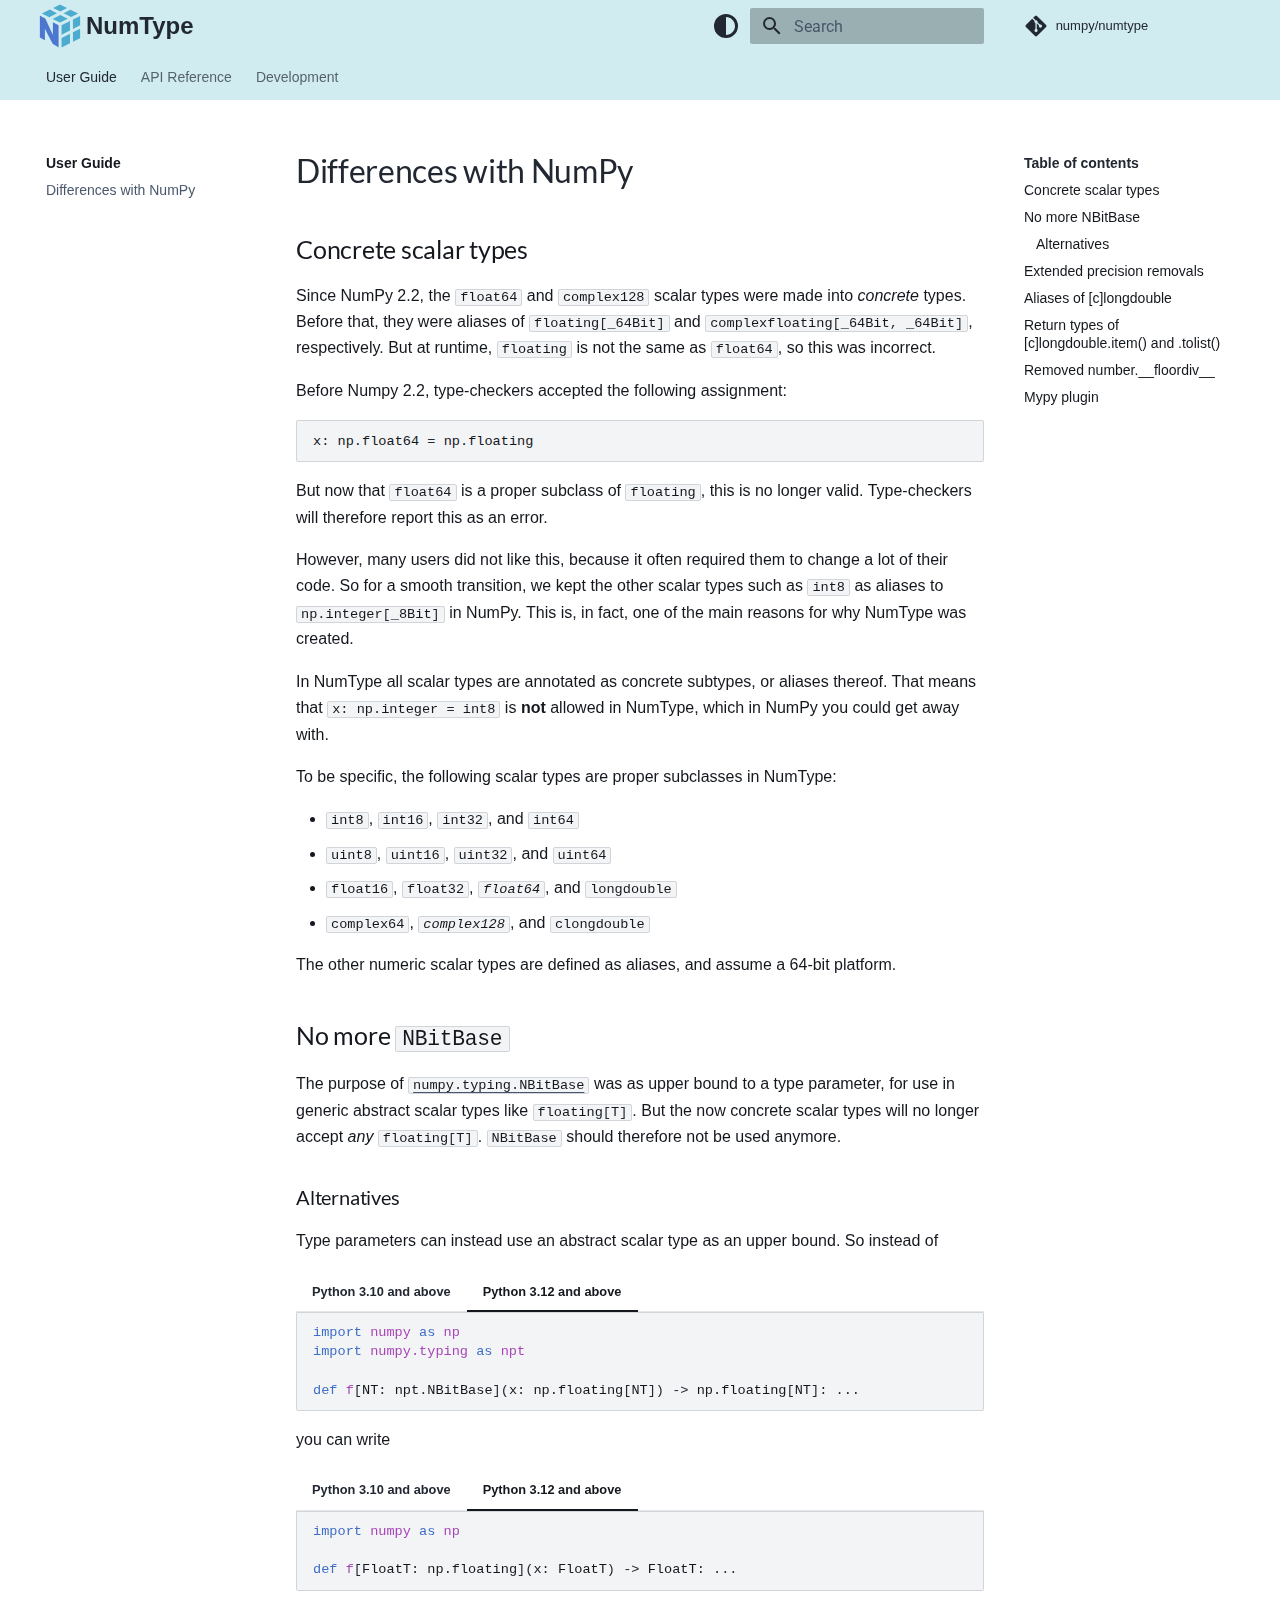
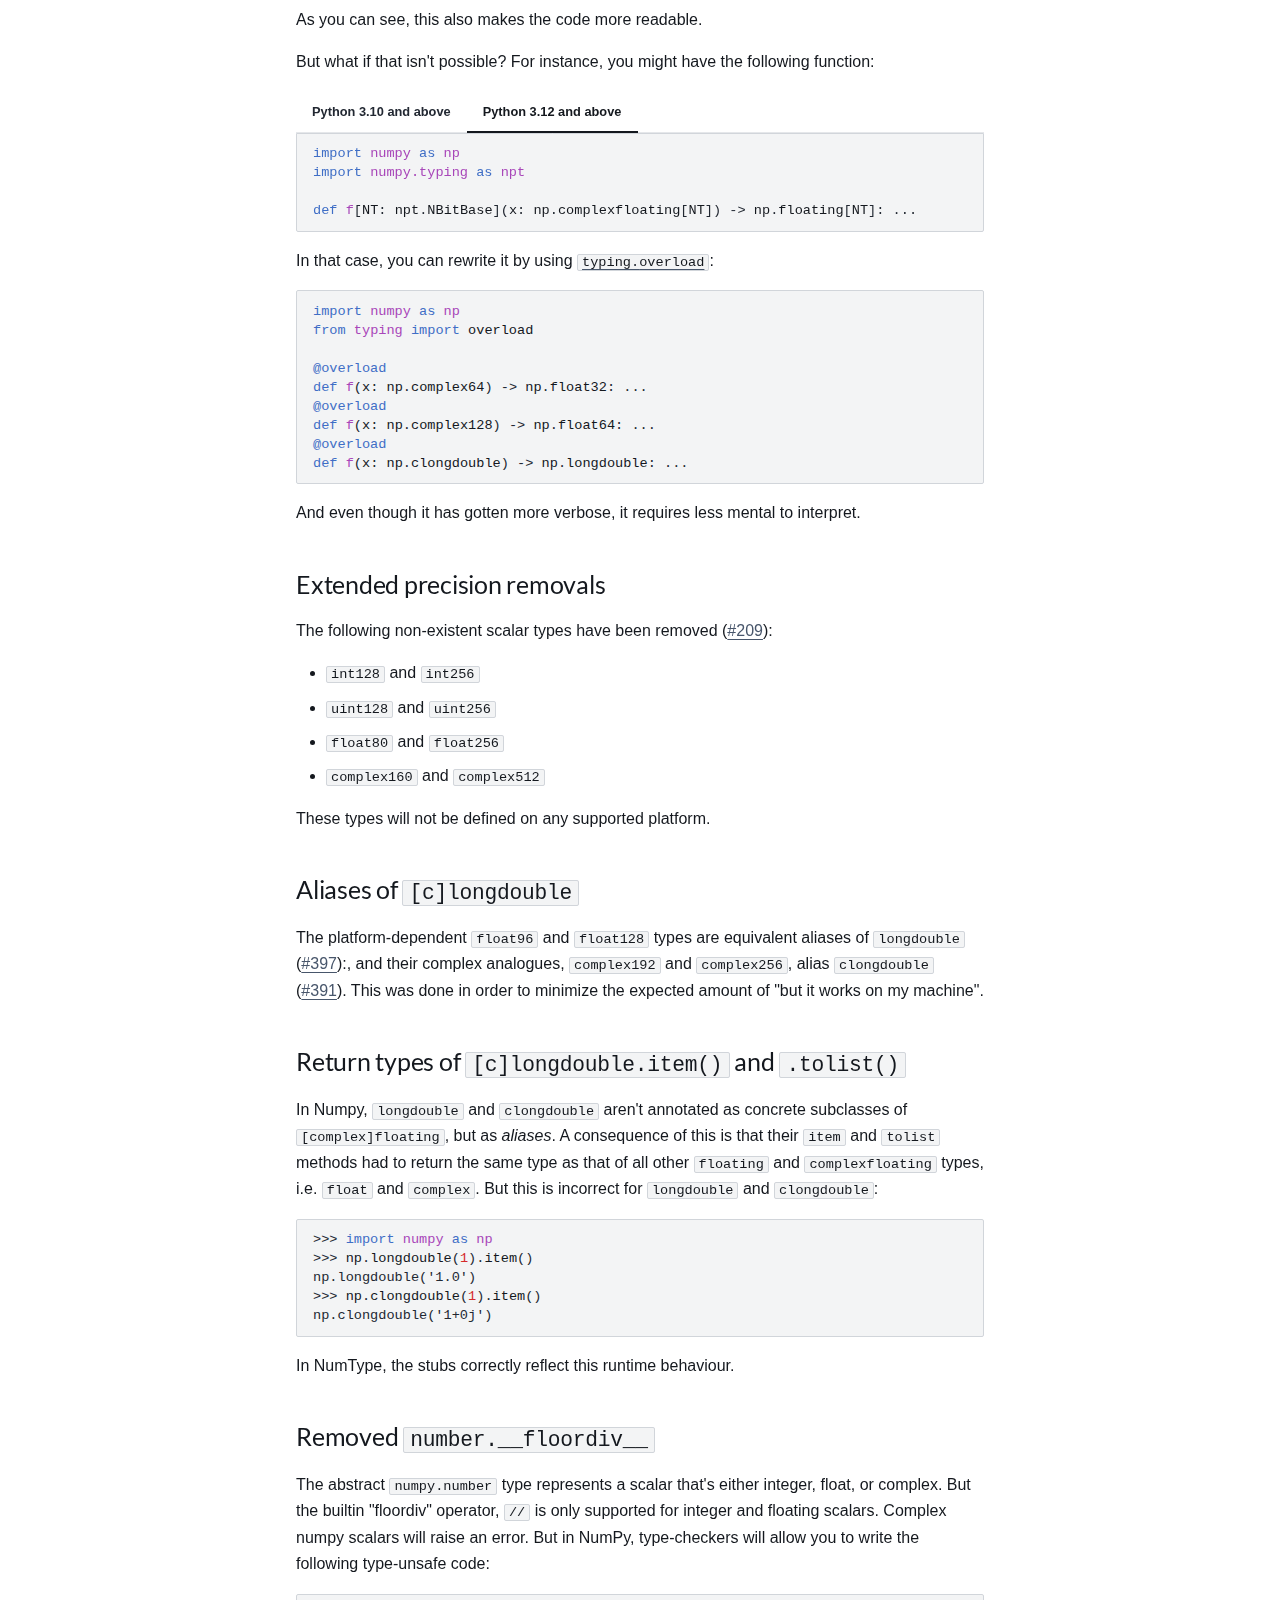
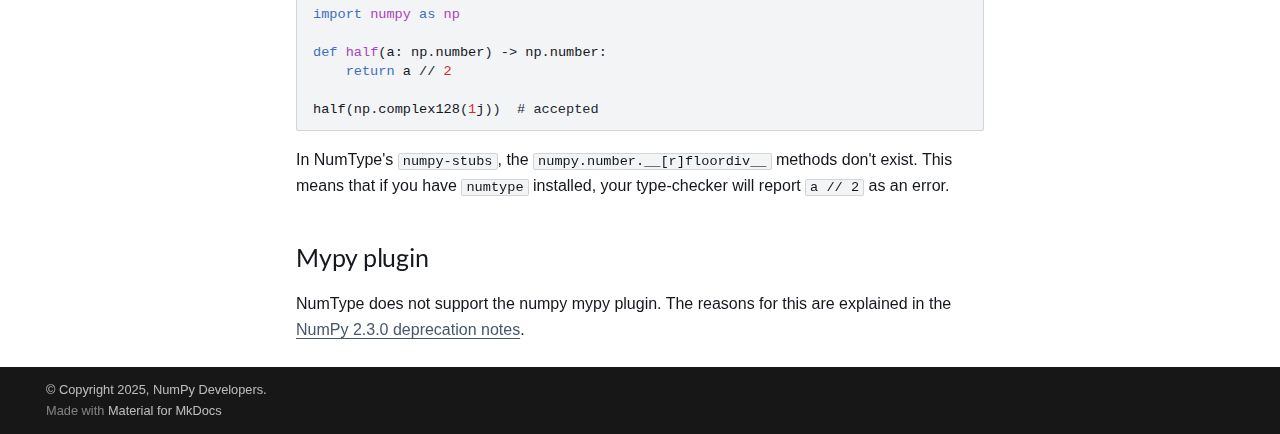
<file: user_guide/differences/index.html>
<!doctype html><html lang=en class=no-js> <head><meta charset=utf-8><meta name=viewport content="width=device-width,initial-scale=1"><meta name=description content="Better typing stubs for NumPy"><meta name=author content="Joren Hammudoglu"><link href="https://numpy.org/numtype/user_guide/differences/" rel="canonical"><link href=../ rel=prev><link href=../../reference/ rel=next><link rel=icon href=../../img/favicon.ico><meta name=generator content="mkdocs-1.6.1, mkdocs-material-9.6.11"><title>Differences with NumPy - NumType</title><link rel=stylesheet href=../../assets/stylesheets/main.4af4bdda.min.css><link rel=stylesheet href=../../assets/stylesheets/palette.06af60db.min.css><link rel="stylesheet" href="../../assets/external/fonts.googleapis.com/css.49ea35f2.css"><style>:root{--md-text-font:"Roboto";--md-code-font:"Roboto Mono"}</style><link rel=stylesheet href=../../assets/_mkdocstrings.css><link rel=stylesheet href=../../style/color.css><link rel=stylesheet href=../../style/font.css><link rel=stylesheet href=../../style/overrides.css><link rel=stylesheet href=../../style/theme.css><script>__md_scope=new URL("../..",location),__md_hash=e=>[...e].reduce(((e,_)=>(e<<5)-e+_.charCodeAt(0)),0),__md_get=(e,_=localStorage,t=__md_scope)=>JSON.parse(_.getItem(t.pathname+"."+e)),__md_set=(e,_,t=localStorage,a=__md_scope)=>{try{t.setItem(a.pathname+"."+e,JSON.stringify(_))}catch(e){}}</script></head> <body dir=ltr data-md-color-scheme=default data-md-color-primary=indigo data-md-color-accent=indigo> <input class=md-toggle data-md-toggle=drawer type=checkbox id=__drawer autocomplete=off> <input class=md-toggle data-md-toggle=search type=checkbox id=__search autocomplete=off> <label class=md-overlay for=__drawer></label> <div data-md-component=skip> <a href=#differences-with-numpy class=md-skip> Skip to content </a> </div> <div data-md-component=announce> </div> <header class=md-header data-md-component=header> <nav class="md-header__inner md-grid" aria-label=Header> <a href=../.. title=NumType class="md-header__button md-logo" aria-label=NumType data-md-component=logo> <img src=../../img/icon.svg alt=logo> </a> <label class="md-header__button md-icon" for=__drawer> <svg xmlns=http://www.w3.org/2000/svg viewbox="0 0 24 24"><path d="M3 6h18v2H3zm0 5h18v2H3zm0 5h18v2H3z"/></svg> </label> <div class=md-header__title data-md-component=header-title> <div class=md-header__ellipsis> <div class=md-header__topic> <span class=md-ellipsis> NumType </span> </div> <div class=md-header__topic data-md-component=header-topic> <span class=md-ellipsis> Differences with NumPy </span> </div> </div> </div> <form class=md-header__option data-md-component=palette> <input class=md-option data-md-color-media=(prefers-color-scheme) data-md-color-scheme=default data-md-color-primary=indigo data-md-color-accent=indigo aria-label="Switch to light mode" type=radio name=__palette id=__palette_0> <label class="md-header__button md-icon" title="Switch to light mode" for=__palette_1 hidden> <svg xmlns=http://www.w3.org/2000/svg viewbox="0 0 512 512"><!-- Font Awesome Free 6.7.2 by @fontawesome - https://fontawesome.com License - https://fontawesome.com/license/free (Icons: CC BY 4.0, Fonts: SIL OFL 1.1, Code: MIT License) Copyright 2024 Fonticons, Inc.--><path d="M448 256c0-106-86-192-192-192v384c106 0 192-86 192-192M0 256a256 256 0 1 1 512 0 256 256 0 1 1-512 0"/></svg> </label> <input class=md-option data-md-color-media="(prefers-color-scheme: light)" data-md-color-scheme=default data-md-color-primary=custom data-md-color-accent=indigo aria-label="Switch to dark mode" type=radio name=__palette id=__palette_1> <label class="md-header__button md-icon" title="Switch to dark mode" for=__palette_2 hidden> <svg xmlns=http://www.w3.org/2000/svg viewbox="0 0 384 512"><!-- Font Awesome Free 6.7.2 by @fontawesome - https://fontawesome.com License - https://fontawesome.com/license/free (Icons: CC BY 4.0, Fonts: SIL OFL 1.1, Code: MIT License) Copyright 2024 Fonticons, Inc.--><path d="M144.7 98.7c-21 34.1-33.1 74.3-33.1 117.3 0 98 62.8 181.4 150.4 211.7-12.4 2.8-25.3 4.3-38.6 4.3C126.6 432 48 353.3 48 256c0-68.9 39.4-128.4 96.8-157.3zm62.1-66C91.1 41.2 0 137.9 0 256c0 123.7 100 224 223.5 224 47.8 0 92-15 128.4-40.6 1.9-1.3 3.7-2.7 5.5-4 4.8-3.6 9.4-7.4 13.9-11.4 2.7-2.4 5.3-4.8 7.9-7.3 5-4.9 6.3-12.5 3.1-18.7s-10.1-9.7-17-8.5c-3.7.6-7.4 1.2-11.1 1.6-5 .5-10.1.9-15.3 1h-4c-96.8-.2-175.2-78.9-175.2-176 0-54.8 24.9-103.7 64.1-136 1-.9 2.1-1.7 3.2-2.6 4-3.2 8.2-6.2 12.5-9 3.1-2 6.3-4 9.6-5.8 6.1-3.5 9.2-10.5 7.7-17.3s-7.3-11.9-14.3-12.5c-3.6-.3-7.1-.5-10.7-.6-2.7-.1-5.5-.1-8.2-.1-3.3 0-6.5.1-9.8.2-2.3.1-4.6.2-6.9.4z"/></svg> </label> <input class=md-option data-md-color-media="(prefers-color-scheme: dark)" data-md-color-scheme=slate data-md-color-primary=custom data-md-color-accent=indigo aria-label="Switch to system preference" type=radio name=__palette id=__palette_2> <label class="md-header__button md-icon" title="Switch to system preference" for=__palette_0 hidden> <svg xmlns=http://www.w3.org/2000/svg viewbox="0 0 512 512"><!-- Font Awesome Free 6.7.2 by @fontawesome - https://fontawesome.com License - https://fontawesome.com/license/free (Icons: CC BY 4.0, Fonts: SIL OFL 1.1, Code: MIT License) Copyright 2024 Fonticons, Inc.--><path d="M375.7 19.7c-1.5-8-6.9-14.7-14.4-17.8s-16.1-2.2-22.8 2.4L256 61.1 173.5 4.2c-6.7-4.6-15.3-5.5-22.8-2.4s-12.9 9.8-14.4 17.8l-18.1 98.5-98.5 18.2c-8 1.5-14.7 6.9-17.8 14.4s-2.2 16.1 2.4 22.8L61.1 256 4.2 338.5c-4.6 6.7-5.5 15.3-2.4 22.8s9.8 13 17.8 14.4l98.5 18.1 18.1 98.5c1.5 8 6.9 14.7 14.4 17.8s16.1 2.2 22.8-2.4l82.6-56.8 82.5 56.9c6.7 4.6 15.3 5.5 22.8 2.4s12.9-9.8 14.4-17.8l18.1-98.5 98.5-18.1c8-1.5 14.7-6.9 17.8-14.4s2.2-16.1-2.4-22.8L450.9 256l56.9-82.5c4.6-6.7 5.5-15.3 2.4-22.8s-9.8-12.9-17.8-14.4l-98.5-18.1zM269.6 110l65.6-45.2 14.4 78.3c1.8 9.8 9.5 17.5 19.3 19.3l78.3 14.4-45.2 65.6c-5.7 8.2-5.7 19 0 27.2l45.2 65.6-78.3 14.4c-9.8 1.8-17.5 9.5-19.3 19.3l-14.4 78.3-65.6-45.2c-8.2-5.7-19-5.7-27.2 0l-65.6 45.2-14.4-78.3c-1.8-9.8-9.5-17.5-19.3-19.3l-78.3-14.4 45.2-65.6c5.7-8.2 5.7-19 0-27.2l-45.2-65.6 78.3-14.4c9.8-1.8 17.5-9.5 19.3-19.3l14.4-78.3 65.6 45.2c8.2 5.7 19 5.7 27.2 0M256 368a112 112 0 1 0 0-224 112 112 0 1 0 0 224m-64-112a64 64 0 1 1 128 0 64 64 0 1 1-128 0"/></svg> </label> </form> <script>var palette=__md_get("__palette");if(palette&&palette.color){if("(prefers-color-scheme)"===palette.color.media){var media=matchMedia("(prefers-color-scheme: light)"),input=document.querySelector(media.matches?"[data-md-color-media='(prefers-color-scheme: light)']":"[data-md-color-media='(prefers-color-scheme: dark)']");palette.color.media=input.getAttribute("data-md-color-media"),palette.color.scheme=input.getAttribute("data-md-color-scheme"),palette.color.primary=input.getAttribute("data-md-color-primary"),palette.color.accent=input.getAttribute("data-md-color-accent")}for(var[key,value]of Object.entries(palette.color))document.body.setAttribute("data-md-color-"+key,value)}</script> <label class="md-header__button md-icon" for=__search> <svg xmlns=http://www.w3.org/2000/svg viewbox="0 0 24 24"><path d="M9.5 3A6.5 6.5 0 0 1 16 9.5c0 1.61-.59 3.09-1.56 4.23l.27.27h.79l5 5-1.5 1.5-5-5v-.79l-.27-.27A6.52 6.52 0 0 1 9.5 16 6.5 6.5 0 0 1 3 9.5 6.5 6.5 0 0 1 9.5 3m0 2C7 5 5 7 5 9.5S7 14 9.5 14 14 12 14 9.5 12 5 9.5 5"/></svg> </label> <div class=md-search data-md-component=search role=dialog> <label class=md-search__overlay for=__search></label> <div class=md-search__inner role=search> <form class=md-search__form name=search> <input type=text class=md-search__input name=query aria-label=Search placeholder=Search autocapitalize=off autocorrect=off autocomplete=off spellcheck=false data-md-component=search-query required> <label class="md-search__icon md-icon" for=__search> <svg xmlns=http://www.w3.org/2000/svg viewbox="0 0 24 24"><path d="M9.5 3A6.5 6.5 0 0 1 16 9.5c0 1.61-.59 3.09-1.56 4.23l.27.27h.79l5 5-1.5 1.5-5-5v-.79l-.27-.27A6.52 6.52 0 0 1 9.5 16 6.5 6.5 0 0 1 3 9.5 6.5 6.5 0 0 1 9.5 3m0 2C7 5 5 7 5 9.5S7 14 9.5 14 14 12 14 9.5 12 5 9.5 5"/></svg> <svg xmlns=http://www.w3.org/2000/svg viewbox="0 0 24 24"><path d="M20 11v2H8l5.5 5.5-1.42 1.42L4.16 12l7.92-7.92L13.5 5.5 8 11z"/></svg> </label> <nav class=md-search__options aria-label=Search> <a href=javascript:void(0) class="md-search__icon md-icon" title=Share aria-label=Share data-clipboard data-clipboard-text data-md-component=search-share tabindex=-1> <svg xmlns=http://www.w3.org/2000/svg viewbox="0 0 24 24"><path d="M18 16.08c-.76 0-1.44.3-1.96.77L8.91 12.7c.05-.23.09-.46.09-.7s-.04-.47-.09-.7l7.05-4.11c.54.5 1.25.81 2.04.81a3 3 0 0 0 3-3 3 3 0 0 0-3-3 3 3 0 0 0-3 3c0 .24.04.47.09.7L8.04 9.81C7.5 9.31 6.79 9 6 9a3 3 0 0 0-3 3 3 3 0 0 0 3 3c.79 0 1.5-.31 2.04-.81l7.12 4.15c-.05.21-.08.43-.08.66 0 1.61 1.31 2.91 2.92 2.91s2.92-1.3 2.92-2.91A2.92 2.92 0 0 0 18 16.08"/></svg> </a> <button type=reset class="md-search__icon md-icon" title=Clear aria-label=Clear tabindex=-1> <svg xmlns=http://www.w3.org/2000/svg viewbox="0 0 24 24"><path d="M19 6.41 17.59 5 12 10.59 6.41 5 5 6.41 10.59 12 5 17.59 6.41 19 12 13.41 17.59 19 19 17.59 13.41 12z"/></svg> </button> </nav> <div class=md-search__suggest data-md-component=search-suggest></div> </form> <div class=md-search__output> <div class=md-search__scrollwrap tabindex=0 data-md-scrollfix> <div class=md-search-result data-md-component=search-result> <div class=md-search-result__meta> Initializing search </div> <ol class=md-search-result__list role=presentation></ol> </div> </div> </div> </div> </div> <div class=md-header__source> <a href="https://github.com/numpy/numtype" title="Go to repository" class="md-source" data-md-component="source"> <div class="md-source__icon md-icon"> <svg xmlns=http://www.w3.org/2000/svg viewbox="0 0 448 512"><!-- Font Awesome Free 6.7.2 by @fontawesome - https://fontawesome.com License - https://fontawesome.com/license/free (Icons: CC BY 4.0, Fonts: SIL OFL 1.1, Code: MIT License) Copyright 2024 Fonticons, Inc.--><path d="M439.55 236.05 244 40.45a28.87 28.87 0 0 0-40.81 0l-40.66 40.63 51.52 51.52c27.06-9.14 52.68 16.77 43.39 43.68l49.66 49.66c34.23-11.8 61.18 31 35.47 56.69-26.49 26.49-70.21-2.87-56-37.34L240.22 199v121.85c25.3 12.54 22.26 41.85 9.08 55a34.34 34.34 0 0 1-48.55 0c-17.57-17.6-11.07-46.91 11.25-56v-123c-20.8-8.51-24.6-30.74-18.64-45L142.57 101 8.45 235.14a28.86 28.86 0 0 0 0 40.81l195.61 195.6a28.86 28.86 0 0 0 40.8 0l194.69-194.69a28.86 28.86 0 0 0 0-40.81"/></svg> </div> <div class=md-source__repository> numpy/numtype </div> </a> </div> </nav> </header> <div class=md-container data-md-component=container> <nav class=md-tabs aria-label=Tabs data-md-component=tabs> <div class=md-grid> <ul class=md-tabs__list> <li class="md-tabs__item md-tabs__item--active"> <a href=../ class=md-tabs__link> User Guide </a> </li> <li class=md-tabs__item> <a href=../../reference/ class=md-tabs__link> API Reference </a> </li> <li class=md-tabs__item> <a href=../../contributing/ class=md-tabs__link> Development </a> </li> </ul> </div> </nav> <main class=md-main data-md-component=main> <div class="md-main__inner md-grid"> <div class="md-sidebar md-sidebar--primary" data-md-component=sidebar data-md-type=navigation> <div class=md-sidebar__scrollwrap> <div class=md-sidebar__inner> <nav class="md-nav md-nav--primary md-nav--lifted" aria-label=Navigation data-md-level=0> <label class=md-nav__title for=__drawer> <a href=../.. title=NumType class="md-nav__button md-logo" aria-label=NumType data-md-component=logo> <img src=../../img/icon.svg alt=logo> </a> NumType </label> <div class=md-nav__source> <a href="https://github.com/numpy/numtype" title="Go to repository" class="md-source" data-md-component="source"> <div class="md-source__icon md-icon"> <svg xmlns=http://www.w3.org/2000/svg viewbox="0 0 448 512"><!-- Font Awesome Free 6.7.2 by @fontawesome - https://fontawesome.com License - https://fontawesome.com/license/free (Icons: CC BY 4.0, Fonts: SIL OFL 1.1, Code: MIT License) Copyright 2024 Fonticons, Inc.--><path d="M439.55 236.05 244 40.45a28.87 28.87 0 0 0-40.81 0l-40.66 40.63 51.52 51.52c27.06-9.14 52.68 16.77 43.39 43.68l49.66 49.66c34.23-11.8 61.18 31 35.47 56.69-26.49 26.49-70.21-2.87-56-37.34L240.22 199v121.85c25.3 12.54 22.26 41.85 9.08 55a34.34 34.34 0 0 1-48.55 0c-17.57-17.6-11.07-46.91 11.25-56v-123c-20.8-8.51-24.6-30.74-18.64-45L142.57 101 8.45 235.14a28.86 28.86 0 0 0 0 40.81l195.61 195.6a28.86 28.86 0 0 0 40.8 0l194.69-194.69a28.86 28.86 0 0 0 0-40.81"/></svg> </div> <div class=md-source__repository> numpy/numtype </div> </a> </div> <ul class=md-nav__list data-md-scrollfix> <li class="md-nav__item md-nav__item--active md-nav__item--section md-nav__item--nested"> <input class="md-nav__toggle md-toggle " type=checkbox id=__nav_1 checked> <div class="md-nav__link md-nav__container"> <a href=../ class="md-nav__link "> <span class=md-ellipsis> User Guide </span> </a> <label class="md-nav__link " for=__nav_1 id=__nav_1_label tabindex> <span class="md-nav__icon md-icon"></span> </label> </div> <nav class=md-nav data-md-level=1 aria-labelledby=__nav_1_label aria-expanded=true> <label class=md-nav__title for=__nav_1> <span class="md-nav__icon md-icon"></span> User Guide </label> <ul class=md-nav__list data-md-scrollfix> <li class="md-nav__item md-nav__item--active"> <input class="md-nav__toggle md-toggle" type=checkbox id=__toc> <label class="md-nav__link md-nav__link--active" for=__toc> <span class=md-ellipsis> Differences with NumPy </span> <span class="md-nav__icon md-icon"></span> </label> <a href=./ class="md-nav__link md-nav__link--active"> <span class=md-ellipsis> Differences with NumPy </span> </a> <nav class="md-nav md-nav--secondary" aria-label="Table of contents"> <label class=md-nav__title for=__toc> <span class="md-nav__icon md-icon"></span> Table of contents </label> <ul class=md-nav__list data-md-component=toc data-md-scrollfix> <li class=md-nav__item> <a href=#concrete-scalar-types class=md-nav__link> <span class=md-ellipsis> Concrete scalar types </span> </a> </li> <li class=md-nav__item> <a href=#no-more-nbitbase class=md-nav__link> <span class=md-ellipsis> No more NBitBase </span> </a> <nav class=md-nav aria-label="No more NBitBase"> <ul class=md-nav__list> <li class=md-nav__item> <a href=#alternatives class=md-nav__link> <span class=md-ellipsis> Alternatives </span> </a> </li> </ul> </nav> </li> <li class=md-nav__item> <a href=#extended-precision-removals class=md-nav__link> <span class=md-ellipsis> Extended precision removals </span> </a> </li> <li class=md-nav__item> <a href=#aliases-of-clongdouble class=md-nav__link> <span class=md-ellipsis> Aliases of [c]longdouble </span> </a> </li> <li class=md-nav__item> <a href=#return-types-of-clongdoubleitem-and-tolist class=md-nav__link> <span class=md-ellipsis> Return types of [c]longdouble.item() and .tolist() </span> </a> </li> <li class=md-nav__item> <a href=#removed-number__floordiv__ class=md-nav__link> <span class=md-ellipsis> Removed number.__floordiv__ </span> </a> </li> <li class=md-nav__item> <a href=#mypy-plugin class=md-nav__link> <span class=md-ellipsis> Mypy plugin </span> </a> </li> </ul> </nav> </li> </ul> </nav> </li> <li class=md-nav__item> <a href=../../reference/ class=md-nav__link> <span class=md-ellipsis> API Reference </span> </a> </li> <li class=md-nav__item> <a href=../../contributing/ class=md-nav__link> <span class=md-ellipsis> Development </span> </a> </li> </ul> </nav> </div> </div> </div> <div class="md-sidebar md-sidebar--secondary" data-md-component=sidebar data-md-type=toc> <div class=md-sidebar__scrollwrap> <div class=md-sidebar__inner> <nav class="md-nav md-nav--secondary" aria-label="Table of contents"> <label class=md-nav__title for=__toc> <span class="md-nav__icon md-icon"></span> Table of contents </label> <ul class=md-nav__list data-md-component=toc data-md-scrollfix> <li class=md-nav__item> <a href=#concrete-scalar-types class=md-nav__link> <span class=md-ellipsis> Concrete scalar types </span> </a> </li> <li class=md-nav__item> <a href=#no-more-nbitbase class=md-nav__link> <span class=md-ellipsis> No more NBitBase </span> </a> <nav class=md-nav aria-label="No more NBitBase"> <ul class=md-nav__list> <li class=md-nav__item> <a href=#alternatives class=md-nav__link> <span class=md-ellipsis> Alternatives </span> </a> </li> </ul> </nav> </li> <li class=md-nav__item> <a href=#extended-precision-removals class=md-nav__link> <span class=md-ellipsis> Extended precision removals </span> </a> </li> <li class=md-nav__item> <a href=#aliases-of-clongdouble class=md-nav__link> <span class=md-ellipsis> Aliases of [c]longdouble </span> </a> </li> <li class=md-nav__item> <a href=#return-types-of-clongdoubleitem-and-tolist class=md-nav__link> <span class=md-ellipsis> Return types of [c]longdouble.item() and .tolist() </span> </a> </li> <li class=md-nav__item> <a href=#removed-number__floordiv__ class=md-nav__link> <span class=md-ellipsis> Removed number.__floordiv__ </span> </a> </li> <li class=md-nav__item> <a href=#mypy-plugin class=md-nav__link> <span class=md-ellipsis> Mypy plugin </span> </a> </li> </ul> </nav> </div> </div> </div> <div class=md-content data-md-component=content> <article class="md-content__inner md-typeset"> <h1 id=differences-with-numpy>Differences with NumPy<a class=headerlink href=#differences-with-numpy title="Permanent link">🔗</a></h1> <h2 id=concrete-scalar-types>Concrete scalar types<a class=headerlink href=#concrete-scalar-types title="Permanent link">🔗</a></h2> <p>Since NumPy 2.2, the <code>float64</code> and <code>complex128</code> scalar types were made into <em>concrete</em> types. Before that, they were aliases of <code class=highlight><span class=n>floating</span><span class=p>[</span><span class=n>_64Bit</span><span class=p>]</span></code> and <code class=highlight><span class=n>complexfloating</span><span class=p>[</span><span class=n>_64Bit</span><span class=p>,</span> <span class=n>_64Bit</span><span class=p>]</span></code>, respectively. But at runtime, <code>floating</code> is not the same as <code>float64</code>, so this was incorrect.</p> <p>Before Numpy 2.2, type-checkers accepted the following assignment:</p> <div class=highlight><pre><span></span><code><a id=__codelineno-0-1 name=__codelineno-0-1 href=#__codelineno-0-1></a><span class=n>x</span><span class=p>:</span> <span class=n>np</span><span class=o>.</span><span class=n>float64</span> <span class=o>=</span> <span class=n>np</span><span class=o>.</span><span class=n>floating</span>
</code></pre></div> <p>But now that <code>float64</code> is a proper subclass of <code>floating</code>, this is no longer valid. Type-checkers will therefore report this as an error.</p> <p>However, many users did not like this, because it often required them to change a lot of their code. So for a smooth transition, we kept the other scalar types such as <code>int8</code> as aliases to <code class=highlight><span class=n>np</span><span class=o>.</span><span class=n>integer</span><span class=p>[</span><span class=n>_8Bit</span><span class=p>]</span></code> in NumPy. This is, in fact, one of the main reasons for why NumType was created.</p> <p>In NumType all scalar types are annotated as concrete subtypes, or aliases thereof. That means that <code class=highlight><span class=n>x</span><span class=p>:</span> <span class=n>np</span><span class=o>.</span><span class=n>integer</span> <span class=o>=</span> <span class=n>int8</span></code> is <strong>not</strong> allowed in NumType, which in NumPy you could get away with.</p> <p>To be specific, the following scalar types are proper subclasses in NumType:</p> <ul> <li><code>int8</code>, <code>int16</code>, <code>int32</code>, and <code>int64</code></li> <li><code>uint8</code>, <code>uint16</code>, <code>uint32</code>, and <code>uint64</code></li> <li><code>float16</code>, <code>float32</code>, <em><code>float64</code></em>, and <code>longdouble</code></li> <li><code>complex64</code>, <em><code>complex128</code></em>, and <code>clongdouble</code></li> </ul> <p>The other numeric scalar types are defined as aliases, and assume a 64-bit platform.</p> <h2 id=no-more-nbitbase>No more <code>NBitBase</code><a class=headerlink href=#no-more-nbitbase title="Permanent link">🔗</a></h2> <p>The purpose of <a class="autorefs autorefs-external" href="https://numpy.org/doc/stable/reference/typing.html#numpy.typing.NBitBase"><code class=highlight><span class=n>numpy</span><span class=o>.</span><span class=n>typing</span><span class=o>.</span><span class=n>NBitBase</span></code></a> was as upper bound to a type parameter, for use in generic abstract scalar types like <code class=highlight><span class=n>floating</span><span class=p>[</span><span class=n>T</span><span class=p>]</span></code>. But the now concrete scalar types will no longer accept <em>any</em> <code class=highlight><span class=n>floating</span><span class=p>[</span><span class=n>T</span><span class=p>]</span></code>. <code>NBitBase</code> should therefore not be used anymore.</p> <h3 id=alternatives>Alternatives<a class=headerlink href=#alternatives title="Permanent link">🔗</a></h3> <p>Type parameters can instead use an abstract scalar type as an upper bound. So instead of</p> <div class="tabbed-set tabbed-alternate" data-tabs=1:2><input id=__tabbed_1_1 name=__tabbed_1 type=radio><input checked=checked id=__tabbed_1_2 name=__tabbed_1 type=radio><div class=tabbed-labels><label for=__tabbed_1_1>Python 3.10 and above</label><label for=__tabbed_1_2>Python 3.12 and above</label></div> <div class=tabbed-content> <div class=tabbed-block> <div class=highlight><pre><span></span><code><a id=__codelineno-1-1 name=__codelineno-1-1 href=#__codelineno-1-1></a><span class=kn>import</span><span class=w> </span><span class=nn>numpy</span><span class=w> </span><span class=k>as</span><span class=w> </span><span class=nn>np</span>
<a id=__codelineno-1-2 name=__codelineno-1-2 href=#__codelineno-1-2></a><span class=kn>import</span><span class=w> </span><span class=nn>numpy.typing</span><span class=w> </span><span class=k>as</span><span class=w> </span><span class=nn>npt</span>
<a id=__codelineno-1-3 name=__codelineno-1-3 href=#__codelineno-1-3></a><span class=kn>from</span><span class=w> </span><span class=nn>typing</span><span class=w> </span><span class=kn>import</span> <span class=n>TypeVar</span>
<a id=__codelineno-1-4 name=__codelineno-1-4 href=#__codelineno-1-4></a>
<a id=__codelineno-1-5 name=__codelineno-1-5 href=#__codelineno-1-5></a><span class=n>NT</span> <span class=o>=</span> <span class=n>TypeVar</span><span class=p>(</span><span class=s2>&quot;NT&quot;</span><span class=p>,</span> <span class=n>bound</span><span class=o>=</span><span class=n>npt</span><span class=o>.</span><span class=n>NBitBase</span><span class=p>)</span>
<a id=__codelineno-1-6 name=__codelineno-1-6 href=#__codelineno-1-6></a>
<a id=__codelineno-1-7 name=__codelineno-1-7 href=#__codelineno-1-7></a><span class=k>def</span><span class=w> </span><span class=nf>f</span><span class=p>(</span><span class=n>x</span><span class=p>:</span> <span class=n>np</span><span class=o>.</span><span class=n>floating</span><span class=p>[</span><span class=n>NT</span><span class=p>])</span> <span class=o>-&gt;</span> <span class=n>np</span><span class=o>.</span><span class=n>floating</span><span class=p>[</span><span class=n>NT</span><span class=p>]:</span> <span class=o>...</span>
</code></pre></div> </div> <div class=tabbed-block> <div class=highlight><pre><span></span><code><a id=__codelineno-2-1 name=__codelineno-2-1 href=#__codelineno-2-1></a><span class=kn>import</span><span class=w> </span><span class=nn>numpy</span><span class=w> </span><span class=k>as</span><span class=w> </span><span class=nn>np</span>
<a id=__codelineno-2-2 name=__codelineno-2-2 href=#__codelineno-2-2></a><span class=kn>import</span><span class=w> </span><span class=nn>numpy.typing</span><span class=w> </span><span class=k>as</span><span class=w> </span><span class=nn>npt</span>
<a id=__codelineno-2-3 name=__codelineno-2-3 href=#__codelineno-2-3></a>
<a id=__codelineno-2-4 name=__codelineno-2-4 href=#__codelineno-2-4></a><span class=k>def</span><span class=w> </span><span class=nf>f</span><span class=p>[</span><span class=n>NT</span><span class=p>:</span> <span class=n>npt</span><span class=o>.</span><span class=n>NBitBase</span><span class=p>](</span><span class=n>x</span><span class=p>:</span> <span class=n>np</span><span class=o>.</span><span class=n>floating</span><span class=p>[</span><span class=n>NT</span><span class=p>])</span> <span class=o>-&gt;</span> <span class=n>np</span><span class=o>.</span><span class=n>floating</span><span class=p>[</span><span class=n>NT</span><span class=p>]:</span> <span class=o>...</span>
</code></pre></div> </div> </div> </div> <p>you can write</p> <div class="tabbed-set tabbed-alternate" data-tabs=2:2><input id=__tabbed_2_1 name=__tabbed_2 type=radio><input checked=checked id=__tabbed_2_2 name=__tabbed_2 type=radio><div class=tabbed-labels><label for=__tabbed_2_1>Python 3.10 and above</label><label for=__tabbed_2_2>Python 3.12 and above</label></div> <div class=tabbed-content> <div class=tabbed-block> <div class=highlight><pre><span></span><code><a id=__codelineno-3-1 name=__codelineno-3-1 href=#__codelineno-3-1></a><span class=kn>import</span><span class=w> </span><span class=nn>numpy</span><span class=w> </span><span class=k>as</span><span class=w> </span><span class=nn>np</span>
<a id=__codelineno-3-2 name=__codelineno-3-2 href=#__codelineno-3-2></a><span class=kn>from</span><span class=w> </span><span class=nn>typing</span><span class=w> </span><span class=kn>import</span> <span class=n>TypeVar</span>
<a id=__codelineno-3-3 name=__codelineno-3-3 href=#__codelineno-3-3></a>
<a id=__codelineno-3-4 name=__codelineno-3-4 href=#__codelineno-3-4></a><span class=n>FloatT</span> <span class=o>=</span> <span class=n>TypeVar</span><span class=p>(</span><span class=s2>&quot;FloatT&quot;</span><span class=p>,</span> <span class=n>bound</span><span class=o>=</span><span class=n>np</span><span class=o>.</span><span class=n>floating</span><span class=p>)</span>
<a id=__codelineno-3-5 name=__codelineno-3-5 href=#__codelineno-3-5></a>
<a id=__codelineno-3-6 name=__codelineno-3-6 href=#__codelineno-3-6></a><span class=k>def</span><span class=w> </span><span class=nf>f</span><span class=p>(</span><span class=n>x</span><span class=p>:</span> <span class=n>FloatT</span><span class=p>)</span> <span class=o>-&gt;</span> <span class=n>FloatT</span><span class=p>:</span> <span class=o>...</span>
</code></pre></div> </div> <div class=tabbed-block> <div class=highlight><pre><span></span><code><a id=__codelineno-4-1 name=__codelineno-4-1 href=#__codelineno-4-1></a><span class=kn>import</span><span class=w> </span><span class=nn>numpy</span><span class=w> </span><span class=k>as</span><span class=w> </span><span class=nn>np</span>
<a id=__codelineno-4-2 name=__codelineno-4-2 href=#__codelineno-4-2></a>
<a id=__codelineno-4-3 name=__codelineno-4-3 href=#__codelineno-4-3></a><span class=k>def</span><span class=w> </span><span class=nf>f</span><span class=p>[</span><span class=n>FloatT</span><span class=p>:</span> <span class=n>np</span><span class=o>.</span><span class=n>floating</span><span class=p>](</span><span class=n>x</span><span class=p>:</span> <span class=n>FloatT</span><span class=p>)</span> <span class=o>-&gt;</span> <span class=n>FloatT</span><span class=p>:</span> <span class=o>...</span>
</code></pre></div> </div> </div> </div> <p>As you can see, this also makes the code more readable.</p> <p>But what if that isn't possible? For instance, you might have the following function:</p> <div class="tabbed-set tabbed-alternate" data-tabs=3:2><input id=__tabbed_3_1 name=__tabbed_3 type=radio><input checked=checked id=__tabbed_3_2 name=__tabbed_3 type=radio><div class=tabbed-labels><label for=__tabbed_3_1>Python 3.10 and above</label><label for=__tabbed_3_2>Python 3.12 and above</label></div> <div class=tabbed-content> <div class=tabbed-block> <div class=highlight><pre><span></span><code><a id=__codelineno-5-1 name=__codelineno-5-1 href=#__codelineno-5-1></a><span class=kn>import</span><span class=w> </span><span class=nn>numpy</span><span class=w> </span><span class=k>as</span><span class=w> </span><span class=nn>np</span>
<a id=__codelineno-5-2 name=__codelineno-5-2 href=#__codelineno-5-2></a><span class=kn>import</span><span class=w> </span><span class=nn>numpy.typing</span><span class=w> </span><span class=k>as</span><span class=w> </span><span class=nn>npt</span>
<a id=__codelineno-5-3 name=__codelineno-5-3 href=#__codelineno-5-3></a><span class=kn>from</span><span class=w> </span><span class=nn>typing</span><span class=w> </span><span class=kn>import</span> <span class=n>TypeVar</span>
<a id=__codelineno-5-4 name=__codelineno-5-4 href=#__codelineno-5-4></a>
<a id=__codelineno-5-5 name=__codelineno-5-5 href=#__codelineno-5-5></a><span class=n>NT</span> <span class=o>=</span> <span class=n>TypeVar</span><span class=p>(</span><span class=s2>&quot;NT&quot;</span><span class=p>,</span> <span class=n>bound</span><span class=o>=</span><span class=n>npt</span><span class=o>.</span><span class=n>NBitBase</span><span class=p>)</span>
<a id=__codelineno-5-6 name=__codelineno-5-6 href=#__codelineno-5-6></a>
<a id=__codelineno-5-7 name=__codelineno-5-7 href=#__codelineno-5-7></a><span class=k>def</span><span class=w> </span><span class=nf>f</span><span class=p>(</span><span class=n>x</span><span class=p>:</span> <span class=n>np</span><span class=o>.</span><span class=n>complexfloating</span><span class=p>[</span><span class=n>NT</span><span class=p>])</span> <span class=o>-&gt;</span> <span class=n>np</span><span class=o>.</span><span class=n>floating</span><span class=p>[</span><span class=n>NT</span><span class=p>]:</span> <span class=o>...</span>
</code></pre></div> </div> <div class=tabbed-block> <div class=highlight><pre><span></span><code><a id=__codelineno-6-1 name=__codelineno-6-1 href=#__codelineno-6-1></a><span class=kn>import</span><span class=w> </span><span class=nn>numpy</span><span class=w> </span><span class=k>as</span><span class=w> </span><span class=nn>np</span>
<a id=__codelineno-6-2 name=__codelineno-6-2 href=#__codelineno-6-2></a><span class=kn>import</span><span class=w> </span><span class=nn>numpy.typing</span><span class=w> </span><span class=k>as</span><span class=w> </span><span class=nn>npt</span>
<a id=__codelineno-6-3 name=__codelineno-6-3 href=#__codelineno-6-3></a>
<a id=__codelineno-6-4 name=__codelineno-6-4 href=#__codelineno-6-4></a><span class=k>def</span><span class=w> </span><span class=nf>f</span><span class=p>[</span><span class=n>NT</span><span class=p>:</span> <span class=n>npt</span><span class=o>.</span><span class=n>NBitBase</span><span class=p>](</span><span class=n>x</span><span class=p>:</span> <span class=n>np</span><span class=o>.</span><span class=n>complexfloating</span><span class=p>[</span><span class=n>NT</span><span class=p>])</span> <span class=o>-&gt;</span> <span class=n>np</span><span class=o>.</span><span class=n>floating</span><span class=p>[</span><span class=n>NT</span><span class=p>]:</span> <span class=o>...</span>
</code></pre></div> </div> </div> </div> <p>In that case, you can rewrite it by using <a href="https://typing.python.org/en/latest/spec/overload.html"><code class=highlight><span class=n>typing</span><span class=o>.</span><span class=n>overload</span></code></a>:</p> <div class=highlight><pre><span></span><code><a id=__codelineno-7-1 name=__codelineno-7-1 href=#__codelineno-7-1></a><span class=kn>import</span><span class=w> </span><span class=nn>numpy</span><span class=w> </span><span class=k>as</span><span class=w> </span><span class=nn>np</span>
<a id=__codelineno-7-2 name=__codelineno-7-2 href=#__codelineno-7-2></a><span class=kn>from</span><span class=w> </span><span class=nn>typing</span><span class=w> </span><span class=kn>import</span> <span class=n>overload</span>
<a id=__codelineno-7-3 name=__codelineno-7-3 href=#__codelineno-7-3></a>
<a id=__codelineno-7-4 name=__codelineno-7-4 href=#__codelineno-7-4></a><span class=nd>@overload</span>
<a id=__codelineno-7-5 name=__codelineno-7-5 href=#__codelineno-7-5></a><span class=k>def</span><span class=w> </span><span class=nf>f</span><span class=p>(</span><span class=n>x</span><span class=p>:</span> <span class=n>np</span><span class=o>.</span><span class=n>complex64</span><span class=p>)</span> <span class=o>-&gt;</span> <span class=n>np</span><span class=o>.</span><span class=n>float32</span><span class=p>:</span> <span class=o>...</span>
<a id=__codelineno-7-6 name=__codelineno-7-6 href=#__codelineno-7-6></a><span class=nd>@overload</span>
<a id=__codelineno-7-7 name=__codelineno-7-7 href=#__codelineno-7-7></a><span class=k>def</span><span class=w> </span><span class=nf>f</span><span class=p>(</span><span class=n>x</span><span class=p>:</span> <span class=n>np</span><span class=o>.</span><span class=n>complex128</span><span class=p>)</span> <span class=o>-&gt;</span> <span class=n>np</span><span class=o>.</span><span class=n>float64</span><span class=p>:</span> <span class=o>...</span>
<a id=__codelineno-7-8 name=__codelineno-7-8 href=#__codelineno-7-8></a><span class=nd>@overload</span>
<a id=__codelineno-7-9 name=__codelineno-7-9 href=#__codelineno-7-9></a><span class=k>def</span><span class=w> </span><span class=nf>f</span><span class=p>(</span><span class=n>x</span><span class=p>:</span> <span class=n>np</span><span class=o>.</span><span class=n>clongdouble</span><span class=p>)</span> <span class=o>-&gt;</span> <span class=n>np</span><span class=o>.</span><span class=n>longdouble</span><span class=p>:</span> <span class=o>...</span>
</code></pre></div> <p>And even though it has gotten more verbose, it requires less mental to interpret.</p> <h2 id=extended-precision-removals>Extended precision removals<a class=headerlink href=#extended-precision-removals title="Permanent link">🔗</a></h2> <p>The following non-existent scalar types have been removed (<a class="magiclink magiclink-github magiclink-issue" href="https://github.com/numpy/numtype/issues/209" title="GitHub Issue: numpy/numtype #209">#209</a>):</p> <ul> <li><code>int128</code> and <code>int256</code></li> <li><code>uint128</code> and <code>uint256</code></li> <li><code>float80</code> and <code>float256</code></li> <li><code>complex160</code> and <code>complex512</code></li> </ul> <p>These types will not be defined on any supported platform.</p> <h2 id=aliases-of-clongdouble>Aliases of <code>[c]longdouble</code><a class=headerlink href=#aliases-of-clongdouble title="Permanent link">🔗</a></h2> <p>The platform-dependent <code>float96</code> and <code>float128</code> types are equivalent aliases of <code>longdouble</code> (<a class="magiclink magiclink-github magiclink-issue" href="https://github.com/numpy/numtype/issues/397" title="GitHub Issue: numpy/numtype #397">#397</a>):, and their complex analogues, <code>complex192</code> and <code>complex256</code>, alias <code>clongdouble</code> (<a class="magiclink magiclink-github magiclink-issue" href="https://github.com/numpy/numtype/issues/391" title="GitHub Issue: numpy/numtype #391">#391</a>). This was done in order to minimize the expected amount of "but it works on my machine".</p> <h2 id=return-types-of-clongdoubleitem-and-tolist>Return types of <code>[c]longdouble.item()</code> and <code>.tolist()</code><a class=headerlink href=#return-types-of-clongdoubleitem-and-tolist title="Permanent link">🔗</a></h2> <p>In Numpy, <code>longdouble</code> and <code>clongdouble</code> aren't annotated as concrete subclasses of <code>[complex]floating</code>, but as <em>aliases</em>. A consequence of this is that their <code>item</code> and <code>tolist</code> methods had to return the same type as that of all other <code>floating</code> and <code>complexfloating</code> types, i.e. <code>float</code> and <code>complex</code>. But this is incorrect for <code>longdouble</code> and <code>clongdouble</code>:</p> <div class=highlight><pre><span></span><code><a id=__codelineno-8-1 name=__codelineno-8-1 href=#__codelineno-8-1></a><span class=gp>&gt;&gt;&gt; </span><span class=kn>import</span><span class=w> </span><span class=nn>numpy</span><span class=w> </span><span class=k>as</span><span class=w> </span><span class=nn>np</span>
<a id=__codelineno-8-2 name=__codelineno-8-2 href=#__codelineno-8-2></a><span class=gp>&gt;&gt;&gt; </span><span class=n>np</span><span class=o>.</span><span class=n>longdouble</span><span class=p>(</span><span class=mi>1</span><span class=p>)</span><span class=o>.</span><span class=n>item</span><span class=p>()</span>
<a id=__codelineno-8-3 name=__codelineno-8-3 href=#__codelineno-8-3></a><span class=go>np.longdouble(&#39;1.0&#39;)</span>
<a id=__codelineno-8-4 name=__codelineno-8-4 href=#__codelineno-8-4></a><span class=gp>&gt;&gt;&gt; </span><span class=n>np</span><span class=o>.</span><span class=n>clongdouble</span><span class=p>(</span><span class=mi>1</span><span class=p>)</span><span class=o>.</span><span class=n>item</span><span class=p>()</span>
<a id=__codelineno-8-5 name=__codelineno-8-5 href=#__codelineno-8-5></a><span class=go>np.clongdouble(&#39;1+0j&#39;)</span>
</code></pre></div> <p>In NumType, the stubs correctly reflect this runtime behaviour.</p> <h2 id=removed-number__floordiv__>Removed <code>number.__floordiv__</code><a class=headerlink href=#removed-number__floordiv__ title="Permanent link">🔗</a></h2> <p>The abstract <code>numpy.number</code> type represents a scalar that's either integer, float, or complex. But the builtin "floordiv" operator, <code>//</code> is only supported for integer and floating scalars. Complex numpy scalars will raise an error. But in NumPy, type-checkers will allow you to write the following type-unsafe code:</p> <div class=highlight><pre><span></span><code><a id=__codelineno-9-1 name=__codelineno-9-1 href=#__codelineno-9-1></a><span class=kn>import</span><span class=w> </span><span class=nn>numpy</span><span class=w> </span><span class=k>as</span><span class=w> </span><span class=nn>np</span>
<a id=__codelineno-9-2 name=__codelineno-9-2 href=#__codelineno-9-2></a>
<a id=__codelineno-9-3 name=__codelineno-9-3 href=#__codelineno-9-3></a><span class=k>def</span><span class=w> </span><span class=nf>half</span><span class=p>(</span><span class=n>a</span><span class=p>:</span> <span class=n>np</span><span class=o>.</span><span class=n>number</span><span class=p>)</span> <span class=o>-&gt;</span> <span class=n>np</span><span class=o>.</span><span class=n>number</span><span class=p>:</span>
<a id=__codelineno-9-4 name=__codelineno-9-4 href=#__codelineno-9-4></a>    <span class=k>return</span> <span class=n>a</span> <span class=o>//</span> <span class=mi>2</span>
<a id=__codelineno-9-5 name=__codelineno-9-5 href=#__codelineno-9-5></a>
<a id=__codelineno-9-6 name=__codelineno-9-6 href=#__codelineno-9-6></a><span class=n>half</span><span class=p>(</span><span class=n>np</span><span class=o>.</span><span class=n>complex128</span><span class=p>(</span><span class=mi>1</span><span class=n>j</span><span class=p>))</span>  <span class=c1># accepted</span>
</code></pre></div> <p>In NumType's <code>numpy-stubs</code>, the <code>numpy.number.__[r]floordiv__</code> methods don't exist. This means that if you have <code>numtype</code> installed, your type-checker will report <code>a // 2</code> as an error.</p> <h2 id=mypy-plugin>Mypy plugin<a class=headerlink href=#mypy-plugin title="Permanent link">🔗</a></h2> <p>NumType does not support the numpy mypy plugin. The reasons for this are explained in the <a href="https://numpy.org/devdocs/release/2.3.0-notes.html#deprecations">NumPy 2.3.0 deprecation notes</a>.</p> </article> </div> <script>var tabs=__md_get("__tabs");if(Array.isArray(tabs))e:for(var set of document.querySelectorAll(".tabbed-set")){var labels=set.querySelector(".tabbed-labels");for(var tab of tabs)for(var label of labels.getElementsByTagName("label"))if(label.innerText.trim()===tab){var input=document.getElementById(label.htmlFor);input.checked=!0;continue e}}</script> <script>var target=document.getElementById(location.hash.slice(1));target&&target.name&&(target.checked=target.name.startsWith("__tabbed_"))</script> </div> <button type=button class="md-top md-icon" data-md-component=top hidden> <svg xmlns=http://www.w3.org/2000/svg viewbox="0 0 24 24"><path d="M13 20h-2V8l-5.5 5.5-1.42-1.42L12 4.16l7.92 7.92-1.42 1.42L13 8z"/></svg> Back to top </button> </main> <footer class=md-footer> <div class="md-footer-meta md-typeset"> <div class="md-footer-meta__inner md-grid"> <div class=md-copyright> <div class=md-copyright__highlight> &copy; Copyright 2025, NumPy Developers. </div> Made with <a href="https://squidfunk.github.io/mkdocs-material/" target="_blank" rel="noopener"> Material for MkDocs </a> </div> </div> </div> </footer> </div> <div class=md-dialog data-md-component=dialog> <div class="md-dialog__inner md-typeset"></div> </div> <script id=__config type=application/json>{"base": "../..", "features": ["content.tabs.link", "content.tooltips", "navigation.path", "navigation.indexes", "navigation.prune", "navigation.sections", "navigation.tabs", "navigation.top", "navigation.tracking", "search.highlight", "search.share", "search.suggest", "toc.follow"], "search": "../../assets/javascripts/workers/search.f8cc74c7.min.js", "tags": null, "translations": {"clipboard.copied": "Copied to clipboard", "clipboard.copy": "Copy to clipboard", "search.result.more.one": "1 more on this page", "search.result.more.other": "# more on this page", "search.result.none": "No matching documents", "search.result.one": "1 matching document", "search.result.other": "# matching documents", "search.result.placeholder": "Type to start searching", "search.result.term.missing": "Missing", "select.version": "Select version"}, "version": null}</script> <script defer data-domain="numpy.org-numtype" src="../../assets/external/views.scientific-python.org/js/script.js"></script> <script src=../../assets/javascripts/bundle.c8b220af.min.js></script> </body> </html>
</file>
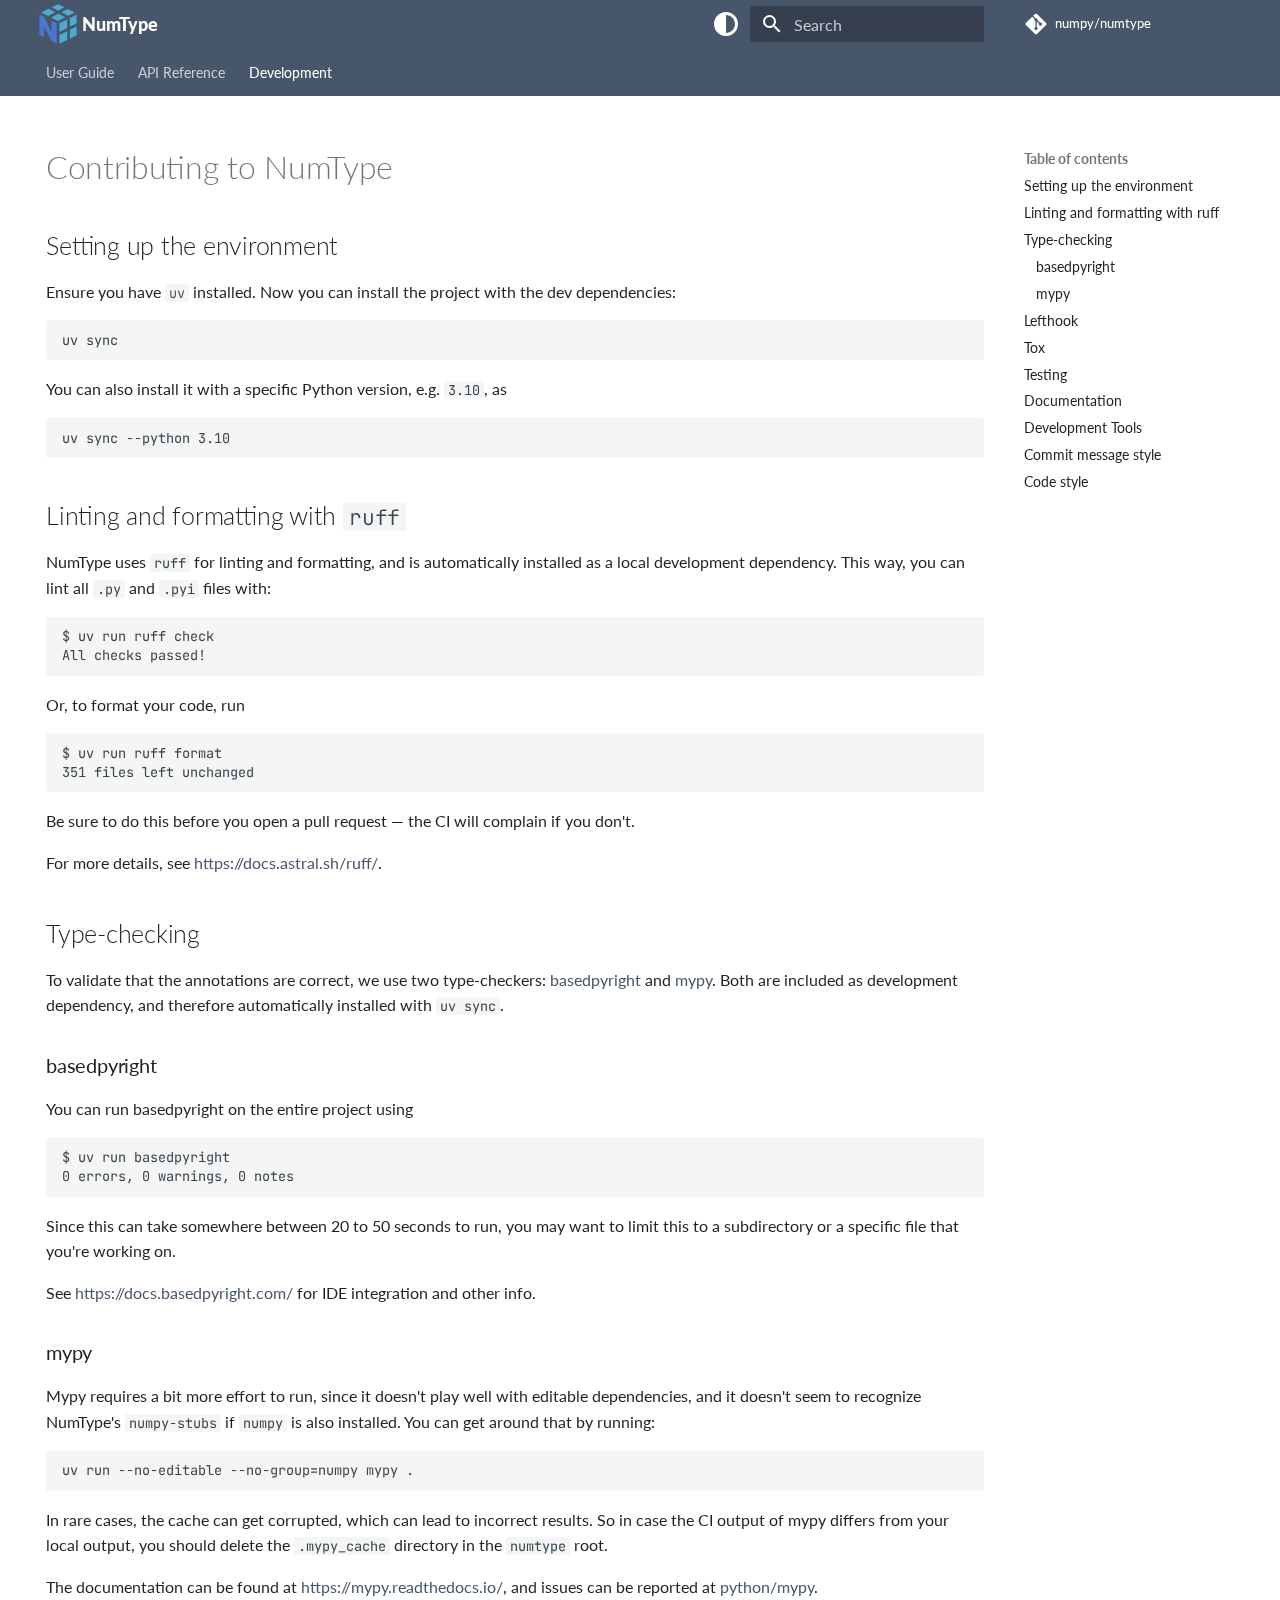
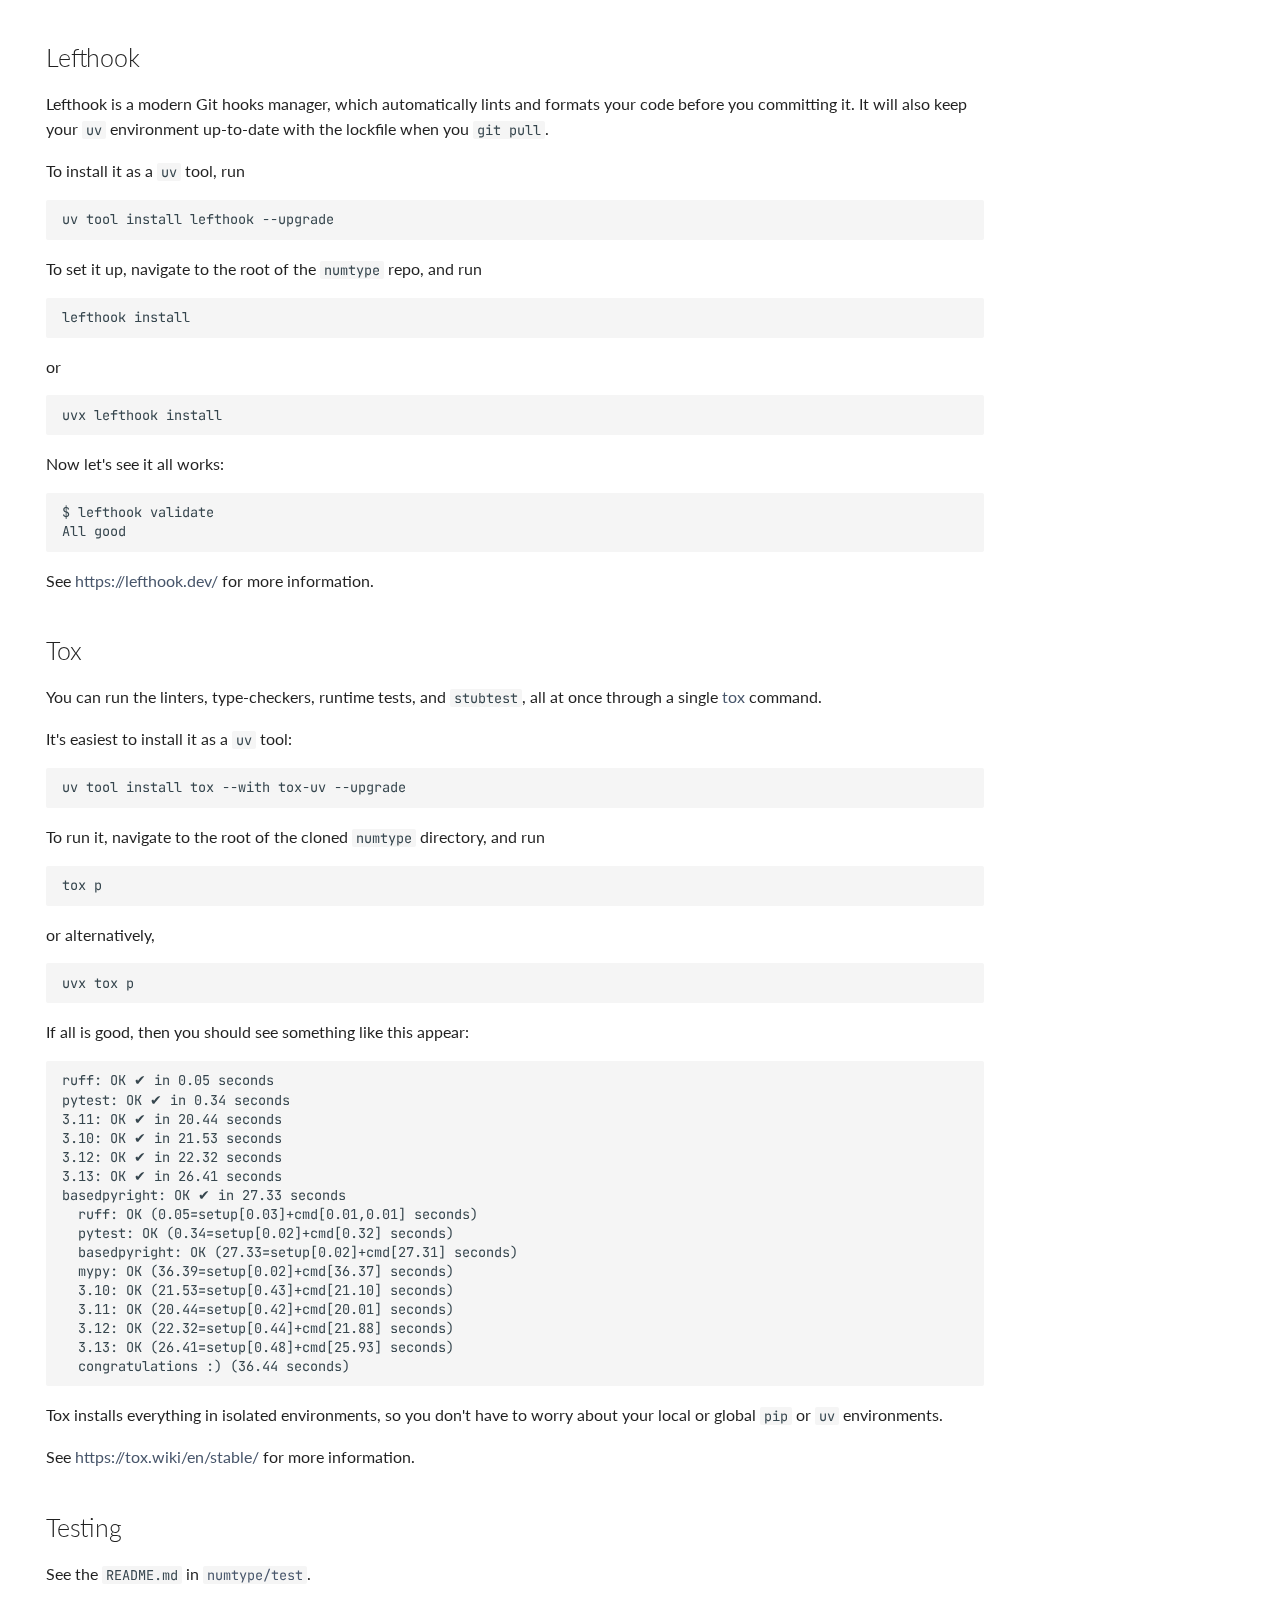
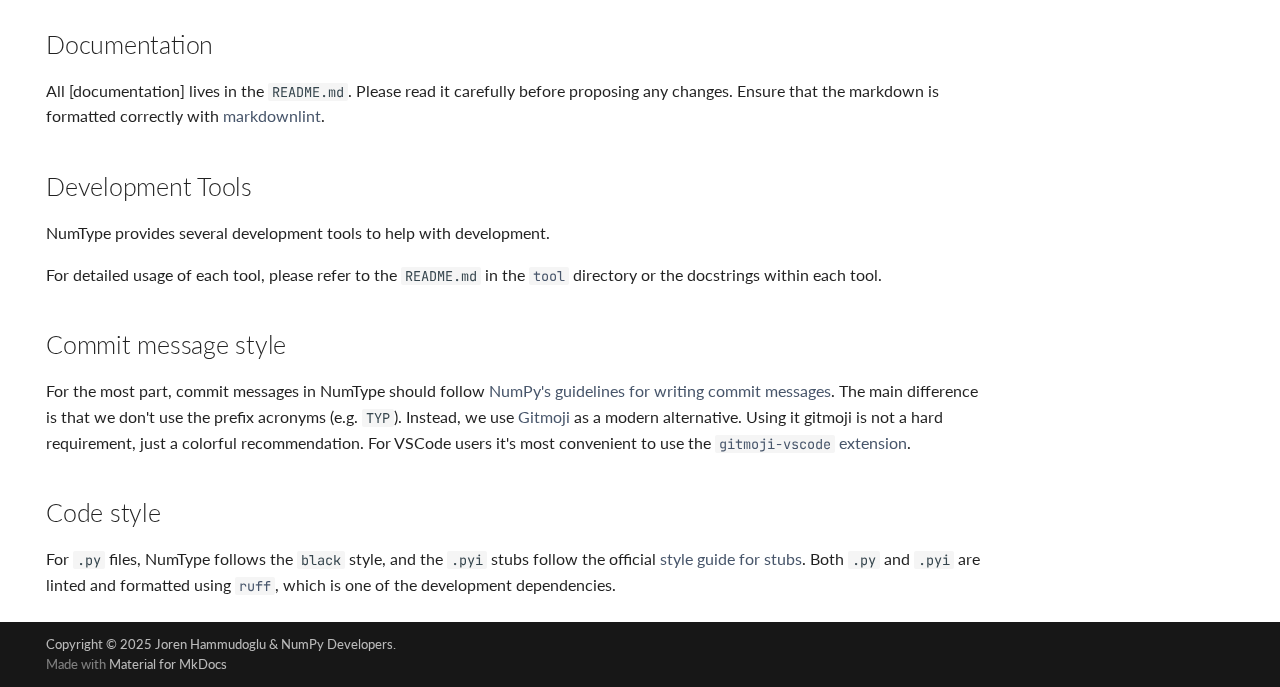
<file: pr-preview/pr-2/contributing/index.html>
<!doctype html><html lang=en class=no-js> <head><meta charset=utf-8><meta name=viewport content="width=device-width,initial-scale=1"><meta name=description content="Better typing stubs for NumPy"><meta name=author content="Joren Hammudoglu & NumPy Developers"><link href=https://numpy.github.io/numtype/contributing/ rel=canonical><link href=../reference/ rel=prev><link rel=icon href=../img/favicon.ico><meta name=generator content="mkdocs-1.6.1, mkdocs-material-9.6.9"><title>Development - NumType</title><link rel=stylesheet href=../assets/stylesheets/main.4af4bdda.min.css><link rel=stylesheet href=../assets/stylesheets/palette.06af60db.min.css><link rel=preconnect href=https://fonts.gstatic.com crossorigin><link rel=stylesheet href="https://fonts.googleapis.com/css?family=Lato:300,300i,400,400i,700,700i%7CJetBrains+Mono:400,400i,700,700i&display=fallback"><style>:root{--md-text-font:"Lato";--md-code-font:"JetBrains Mono"}</style><link rel=stylesheet href=../assets/_mkdocstrings.css><link rel=stylesheet href=../style/theme.css><script>__md_scope=new URL("..",location),__md_hash=e=>[...e].reduce(((e,_)=>(e<<5)-e+_.charCodeAt(0)),0),__md_get=(e,_=localStorage,t=__md_scope)=>JSON.parse(_.getItem(t.pathname+"."+e)),__md_set=(e,_,t=localStorage,a=__md_scope)=>{try{t.setItem(a.pathname+"."+e,JSON.stringify(_))}catch(e){}}</script></head> <body dir=ltr data-md-color-scheme=default data-md-color-primary=indigo data-md-color-accent=indigo> <input class=md-toggle data-md-toggle=drawer type=checkbox id=__drawer autocomplete=off> <input class=md-toggle data-md-toggle=search type=checkbox id=__search autocomplete=off> <label class=md-overlay for=__drawer></label> <div data-md-component=skip> <a href=#contributing-to-numtype class=md-skip> Skip to content </a> </div> <div data-md-component=announce> </div> <header class=md-header data-md-component=header> <nav class="md-header__inner md-grid" aria-label=Header> <a href=.. title=NumType class="md-header__button md-logo" aria-label=NumType data-md-component=logo> <img src=../img/icon.svg alt=logo> </a> <label class="md-header__button md-icon" for=__drawer> <svg xmlns=http://www.w3.org/2000/svg viewbox="0 0 24 24"><path d="M3 6h18v2H3zm0 5h18v2H3zm0 5h18v2H3z"/></svg> </label> <div class=md-header__title data-md-component=header-title> <div class=md-header__ellipsis> <div class=md-header__topic> <span class=md-ellipsis> NumType </span> </div> <div class=md-header__topic data-md-component=header-topic> <span class=md-ellipsis> Development </span> </div> </div> </div> <form class=md-header__option data-md-component=palette> <input class=md-option data-md-color-media=(prefers-color-scheme) data-md-color-scheme=default data-md-color-primary=indigo data-md-color-accent=indigo aria-label="Switch to light mode" type=radio name=__palette id=__palette_0> <label class="md-header__button md-icon" title="Switch to light mode" for=__palette_1 hidden> <svg xmlns=http://www.w3.org/2000/svg viewbox="0 0 512 512"><!-- Font Awesome Free 6.7.2 by @fontawesome - https://fontawesome.com License - https://fontawesome.com/license/free (Icons: CC BY 4.0, Fonts: SIL OFL 1.1, Code: MIT License) Copyright 2024 Fonticons, Inc.--><path d="M448 256c0-106-86-192-192-192v384c106 0 192-86 192-192M0 256a256 256 0 1 1 512 0 256 256 0 1 1-512 0"/></svg> </label> <input class=md-option data-md-color-media="(prefers-color-scheme: light)" data-md-color-scheme=default data-md-color-primary=teal data-md-color-accent=pink aria-label="Switch to dark mode" type=radio name=__palette id=__palette_1> <label class="md-header__button md-icon" title="Switch to dark mode" for=__palette_2 hidden> <svg xmlns=http://www.w3.org/2000/svg viewbox="0 0 384 512"><!-- Font Awesome Free 6.7.2 by @fontawesome - https://fontawesome.com License - https://fontawesome.com/license/free (Icons: CC BY 4.0, Fonts: SIL OFL 1.1, Code: MIT License) Copyright 2024 Fonticons, Inc.--><path d="M144.7 98.7c-21 34.1-33.1 74.3-33.1 117.3 0 98 62.8 181.4 150.4 211.7-12.4 2.8-25.3 4.3-38.6 4.3C126.6 432 48 353.3 48 256c0-68.9 39.4-128.4 96.8-157.3zm62.1-66C91.1 41.2 0 137.9 0 256c0 123.7 100 224 223.5 224 47.8 0 92-15 128.4-40.6 1.9-1.3 3.7-2.7 5.5-4 4.8-3.6 9.4-7.4 13.9-11.4 2.7-2.4 5.3-4.8 7.9-7.3 5-4.9 6.3-12.5 3.1-18.7s-10.1-9.7-17-8.5c-3.7.6-7.4 1.2-11.1 1.6-5 .5-10.1.9-15.3 1h-4c-96.8-.2-175.2-78.9-175.2-176 0-54.8 24.9-103.7 64.1-136 1-.9 2.1-1.7 3.2-2.6 4-3.2 8.2-6.2 12.5-9 3.1-2 6.3-4 9.6-5.8 6.1-3.5 9.2-10.5 7.7-17.3s-7.3-11.9-14.3-12.5c-3.6-.3-7.1-.5-10.7-.6-2.7-.1-5.5-.1-8.2-.1-3.3 0-6.5.1-9.8.2-2.3.1-4.6.2-6.9.4z"/></svg> </label> <input class=md-option data-md-color-media="(prefers-color-scheme: dark)" data-md-color-scheme=slate data-md-color-primary=teal data-md-color-accent=pink aria-label="Switch to system preference" type=radio name=__palette id=__palette_2> <label class="md-header__button md-icon" title="Switch to system preference" for=__palette_0 hidden> <svg xmlns=http://www.w3.org/2000/svg viewbox="0 0 512 512"><!-- Font Awesome Free 6.7.2 by @fontawesome - https://fontawesome.com License - https://fontawesome.com/license/free (Icons: CC BY 4.0, Fonts: SIL OFL 1.1, Code: MIT License) Copyright 2024 Fonticons, Inc.--><path d="M375.7 19.7c-1.5-8-6.9-14.7-14.4-17.8s-16.1-2.2-22.8 2.4L256 61.1 173.5 4.2c-6.7-4.6-15.3-5.5-22.8-2.4s-12.9 9.8-14.4 17.8l-18.1 98.5-98.5 18.2c-8 1.5-14.7 6.9-17.8 14.4s-2.2 16.1 2.4 22.8L61.1 256 4.2 338.5c-4.6 6.7-5.5 15.3-2.4 22.8s9.8 13 17.8 14.4l98.5 18.1 18.1 98.5c1.5 8 6.9 14.7 14.4 17.8s16.1 2.2 22.8-2.4l82.6-56.8 82.5 56.9c6.7 4.6 15.3 5.5 22.8 2.4s12.9-9.8 14.4-17.8l18.1-98.5 98.5-18.1c8-1.5 14.7-6.9 17.8-14.4s2.2-16.1-2.4-22.8L450.9 256l56.9-82.5c4.6-6.7 5.5-15.3 2.4-22.8s-9.8-12.9-17.8-14.4l-98.5-18.1zM269.6 110l65.6-45.2 14.4 78.3c1.8 9.8 9.5 17.5 19.3 19.3l78.3 14.4-45.2 65.6c-5.7 8.2-5.7 19 0 27.2l45.2 65.6-78.3 14.4c-9.8 1.8-17.5 9.5-19.3 19.3l-14.4 78.3-65.6-45.2c-8.2-5.7-19-5.7-27.2 0l-65.6 45.2-14.4-78.3c-1.8-9.8-9.5-17.5-19.3-19.3l-78.3-14.4 45.2-65.6c5.7-8.2 5.7-19 0-27.2l-45.2-65.6 78.3-14.4c9.8-1.8 17.5-9.5 19.3-19.3l14.4-78.3 65.6 45.2c8.2 5.7 19 5.7 27.2 0M256 368a112 112 0 1 0 0-224 112 112 0 1 0 0 224m-64-112a64 64 0 1 1 128 0 64 64 0 1 1-128 0"/></svg> </label> </form> <script>var palette=__md_get("__palette");if(palette&&palette.color){if("(prefers-color-scheme)"===palette.color.media){var media=matchMedia("(prefers-color-scheme: light)"),input=document.querySelector(media.matches?"[data-md-color-media='(prefers-color-scheme: light)']":"[data-md-color-media='(prefers-color-scheme: dark)']");palette.color.media=input.getAttribute("data-md-color-media"),palette.color.scheme=input.getAttribute("data-md-color-scheme"),palette.color.primary=input.getAttribute("data-md-color-primary"),palette.color.accent=input.getAttribute("data-md-color-accent")}for(var[key,value]of Object.entries(palette.color))document.body.setAttribute("data-md-color-"+key,value)}</script> <label class="md-header__button md-icon" for=__search> <svg xmlns=http://www.w3.org/2000/svg viewbox="0 0 24 24"><path d="M9.5 3A6.5 6.5 0 0 1 16 9.5c0 1.61-.59 3.09-1.56 4.23l.27.27h.79l5 5-1.5 1.5-5-5v-.79l-.27-.27A6.52 6.52 0 0 1 9.5 16 6.5 6.5 0 0 1 3 9.5 6.5 6.5 0 0 1 9.5 3m0 2C7 5 5 7 5 9.5S7 14 9.5 14 14 12 14 9.5 12 5 9.5 5"/></svg> </label> <div class=md-search data-md-component=search role=dialog> <label class=md-search__overlay for=__search></label> <div class=md-search__inner role=search> <form class=md-search__form name=search> <input type=text class=md-search__input name=query aria-label=Search placeholder=Search autocapitalize=off autocorrect=off autocomplete=off spellcheck=false data-md-component=search-query required> <label class="md-search__icon md-icon" for=__search> <svg xmlns=http://www.w3.org/2000/svg viewbox="0 0 24 24"><path d="M9.5 3A6.5 6.5 0 0 1 16 9.5c0 1.61-.59 3.09-1.56 4.23l.27.27h.79l5 5-1.5 1.5-5-5v-.79l-.27-.27A6.52 6.52 0 0 1 9.5 16 6.5 6.5 0 0 1 3 9.5 6.5 6.5 0 0 1 9.5 3m0 2C7 5 5 7 5 9.5S7 14 9.5 14 14 12 14 9.5 12 5 9.5 5"/></svg> <svg xmlns=http://www.w3.org/2000/svg viewbox="0 0 24 24"><path d="M20 11v2H8l5.5 5.5-1.42 1.42L4.16 12l7.92-7.92L13.5 5.5 8 11z"/></svg> </label> <nav class=md-search__options aria-label=Search> <a href=javascript:void(0) class="md-search__icon md-icon" title=Share aria-label=Share data-clipboard data-clipboard-text data-md-component=search-share tabindex=-1> <svg xmlns=http://www.w3.org/2000/svg viewbox="0 0 24 24"><path d="M18 16.08c-.76 0-1.44.3-1.96.77L8.91 12.7c.05-.23.09-.46.09-.7s-.04-.47-.09-.7l7.05-4.11c.54.5 1.25.81 2.04.81a3 3 0 0 0 3-3 3 3 0 0 0-3-3 3 3 0 0 0-3 3c0 .24.04.47.09.7L8.04 9.81C7.5 9.31 6.79 9 6 9a3 3 0 0 0-3 3 3 3 0 0 0 3 3c.79 0 1.5-.31 2.04-.81l7.12 4.15c-.05.21-.08.43-.08.66 0 1.61 1.31 2.91 2.92 2.91s2.92-1.3 2.92-2.91A2.92 2.92 0 0 0 18 16.08"/></svg> </a> <button type=reset class="md-search__icon md-icon" title=Clear aria-label=Clear tabindex=-1> <svg xmlns=http://www.w3.org/2000/svg viewbox="0 0 24 24"><path d="M19 6.41 17.59 5 12 10.59 6.41 5 5 6.41 10.59 12 5 17.59 6.41 19 12 13.41 17.59 19 19 17.59 13.41 12z"/></svg> </button> </nav> <div class=md-search__suggest data-md-component=search-suggest></div> </form> <div class=md-search__output> <div class=md-search__scrollwrap tabindex=0 data-md-scrollfix> <div class=md-search-result data-md-component=search-result> <div class=md-search-result__meta> Initializing search </div> <ol class=md-search-result__list role=presentation></ol> </div> </div> </div> </div> </div> <div class=md-header__source> <a href=https://github.com/numpy/numtype title="Go to repository" class=md-source data-md-component=source> <div class="md-source__icon md-icon"> <svg xmlns=http://www.w3.org/2000/svg viewbox="0 0 448 512"><!-- Font Awesome Free 6.7.2 by @fontawesome - https://fontawesome.com License - https://fontawesome.com/license/free (Icons: CC BY 4.0, Fonts: SIL OFL 1.1, Code: MIT License) Copyright 2024 Fonticons, Inc.--><path d="M439.55 236.05 244 40.45a28.87 28.87 0 0 0-40.81 0l-40.66 40.63 51.52 51.52c27.06-9.14 52.68 16.77 43.39 43.68l49.66 49.66c34.23-11.8 61.18 31 35.47 56.69-26.49 26.49-70.21-2.87-56-37.34L240.22 199v121.85c25.3 12.54 22.26 41.85 9.08 55a34.34 34.34 0 0 1-48.55 0c-17.57-17.6-11.07-46.91 11.25-56v-123c-20.8-8.51-24.6-30.74-18.64-45L142.57 101 8.45 235.14a28.86 28.86 0 0 0 0 40.81l195.61 195.6a28.86 28.86 0 0 0 40.8 0l194.69-194.69a28.86 28.86 0 0 0 0-40.81"/></svg> </div> <div class=md-source__repository> numpy/numtype </div> </a> </div> </nav> </header> <div class=md-container data-md-component=container> <nav class=md-tabs aria-label=Tabs data-md-component=tabs> <div class=md-grid> <ul class=md-tabs__list> <li class=md-tabs__item> <a href=../user_guide/ class=md-tabs__link> User Guide </a> </li> <li class=md-tabs__item> <a href=../reference/ class=md-tabs__link> API Reference </a> </li> <li class="md-tabs__item md-tabs__item--active"> <a href=./ class=md-tabs__link> Development </a> </li> </ul> </div> </nav> <main class=md-main data-md-component=main> <div class="md-main__inner md-grid"> <div class="md-sidebar md-sidebar--primary" data-md-component=sidebar data-md-type=navigation hidden> <div class=md-sidebar__scrollwrap> <div class=md-sidebar__inner> <nav class="md-nav md-nav--primary md-nav--lifted" aria-label=Navigation data-md-level=0> <label class=md-nav__title for=__drawer> <a href=.. title=NumType class="md-nav__button md-logo" aria-label=NumType data-md-component=logo> <img src=../img/icon.svg alt=logo> </a> NumType </label> <div class=md-nav__source> <a href=https://github.com/numpy/numtype title="Go to repository" class=md-source data-md-component=source> <div class="md-source__icon md-icon"> <svg xmlns=http://www.w3.org/2000/svg viewbox="0 0 448 512"><!-- Font Awesome Free 6.7.2 by @fontawesome - https://fontawesome.com License - https://fontawesome.com/license/free (Icons: CC BY 4.0, Fonts: SIL OFL 1.1, Code: MIT License) Copyright 2024 Fonticons, Inc.--><path d="M439.55 236.05 244 40.45a28.87 28.87 0 0 0-40.81 0l-40.66 40.63 51.52 51.52c27.06-9.14 52.68 16.77 43.39 43.68l49.66 49.66c34.23-11.8 61.18 31 35.47 56.69-26.49 26.49-70.21-2.87-56-37.34L240.22 199v121.85c25.3 12.54 22.26 41.85 9.08 55a34.34 34.34 0 0 1-48.55 0c-17.57-17.6-11.07-46.91 11.25-56v-123c-20.8-8.51-24.6-30.74-18.64-45L142.57 101 8.45 235.14a28.86 28.86 0 0 0 0 40.81l195.61 195.6a28.86 28.86 0 0 0 40.8 0l194.69-194.69a28.86 28.86 0 0 0 0-40.81"/></svg> </div> <div class=md-source__repository> numpy/numtype </div> </a> </div> <ul class=md-nav__list data-md-scrollfix> <li class=md-nav__item> <a href=../user_guide/ class=md-nav__link> <span class=md-ellipsis> User Guide </span> </a> </li> <li class=md-nav__item> <a href=../reference/ class=md-nav__link> <span class=md-ellipsis> API Reference </span> </a> </li> <li class="md-nav__item md-nav__item--active"> <input class="md-nav__toggle md-toggle" type=checkbox id=__toc> <label class="md-nav__link md-nav__link--active" for=__toc> <span class=md-ellipsis> Development </span> <span class="md-nav__icon md-icon"></span> </label> <a href=./ class="md-nav__link md-nav__link--active"> <span class=md-ellipsis> Development </span> </a> <nav class="md-nav md-nav--secondary" aria-label="Table of contents"> <label class=md-nav__title for=__toc> <span class="md-nav__icon md-icon"></span> Table of contents </label> <ul class=md-nav__list data-md-component=toc data-md-scrollfix> <li class=md-nav__item> <a href=#setting-up-the-environment class=md-nav__link> <span class=md-ellipsis> Setting up the environment </span> </a> </li> <li class=md-nav__item> <a href=#linting-and-formatting-with-ruff class=md-nav__link> <span class=md-ellipsis> Linting and formatting with ruff </span> </a> </li> <li class=md-nav__item> <a href=#type-checking class=md-nav__link> <span class=md-ellipsis> Type-checking </span> </a> <nav class=md-nav aria-label=Type-checking> <ul class=md-nav__list> <li class=md-nav__item> <a href=#basedpyright class=md-nav__link> <span class=md-ellipsis> basedpyright </span> </a> </li> <li class=md-nav__item> <a href=#mypy class=md-nav__link> <span class=md-ellipsis> mypy </span> </a> </li> </ul> </nav> </li> <li class=md-nav__item> <a href=#lefthook class=md-nav__link> <span class=md-ellipsis> Lefthook </span> </a> </li> <li class=md-nav__item> <a href=#tox class=md-nav__link> <span class=md-ellipsis> Tox </span> </a> </li> <li class=md-nav__item> <a href=#testing class=md-nav__link> <span class=md-ellipsis> Testing </span> </a> </li> <li class=md-nav__item> <a href=#documentation class=md-nav__link> <span class=md-ellipsis> Documentation </span> </a> </li> <li class=md-nav__item> <a href=#development-tools class=md-nav__link> <span class=md-ellipsis> Development Tools </span> </a> </li> <li class=md-nav__item> <a href=#commit-message-style class=md-nav__link> <span class=md-ellipsis> Commit message style </span> </a> </li> <li class=md-nav__item> <a href=#code-style class=md-nav__link> <span class=md-ellipsis> Code style </span> </a> </li> </ul> </nav> </li> </ul> </nav> </div> </div> </div> <div class="md-sidebar md-sidebar--secondary" data-md-component=sidebar data-md-type=toc> <div class=md-sidebar__scrollwrap> <div class=md-sidebar__inner> <nav class="md-nav md-nav--secondary" aria-label="Table of contents"> <label class=md-nav__title for=__toc> <span class="md-nav__icon md-icon"></span> Table of contents </label> <ul class=md-nav__list data-md-component=toc data-md-scrollfix> <li class=md-nav__item> <a href=#setting-up-the-environment class=md-nav__link> <span class=md-ellipsis> Setting up the environment </span> </a> </li> <li class=md-nav__item> <a href=#linting-and-formatting-with-ruff class=md-nav__link> <span class=md-ellipsis> Linting and formatting with ruff </span> </a> </li> <li class=md-nav__item> <a href=#type-checking class=md-nav__link> <span class=md-ellipsis> Type-checking </span> </a> <nav class=md-nav aria-label=Type-checking> <ul class=md-nav__list> <li class=md-nav__item> <a href=#basedpyright class=md-nav__link> <span class=md-ellipsis> basedpyright </span> </a> </li> <li class=md-nav__item> <a href=#mypy class=md-nav__link> <span class=md-ellipsis> mypy </span> </a> </li> </ul> </nav> </li> <li class=md-nav__item> <a href=#lefthook class=md-nav__link> <span class=md-ellipsis> Lefthook </span> </a> </li> <li class=md-nav__item> <a href=#tox class=md-nav__link> <span class=md-ellipsis> Tox </span> </a> </li> <li class=md-nav__item> <a href=#testing class=md-nav__link> <span class=md-ellipsis> Testing </span> </a> </li> <li class=md-nav__item> <a href=#documentation class=md-nav__link> <span class=md-ellipsis> Documentation </span> </a> </li> <li class=md-nav__item> <a href=#development-tools class=md-nav__link> <span class=md-ellipsis> Development Tools </span> </a> </li> <li class=md-nav__item> <a href=#commit-message-style class=md-nav__link> <span class=md-ellipsis> Commit message style </span> </a> </li> <li class=md-nav__item> <a href=#code-style class=md-nav__link> <span class=md-ellipsis> Code style </span> </a> </li> </ul> </nav> </div> </div> </div> <div class=md-content data-md-component=content> <article class="md-content__inner md-typeset"> <h1 id=contributing-to-numtype>Contributing to NumType</h1> <h2 id=setting-up-the-environment>Setting up the environment</h2> <p>Ensure you have <a href=https://docs.astral.sh/uv/getting-started/installation/ ><code>uv</code></a> installed. Now you can install the project with the dev dependencies:</p> <pre><code class=language-shell>uv sync
</code></pre> <p>You can also install it with a specific Python version, e.g. <code>3.10</code>, as</p> <pre><code class=language-shell>uv sync --python 3.10
</code></pre> <h2 id=linting-and-formatting-with-ruff>Linting and formatting with <code>ruff</code></h2> <p>NumType uses <code>ruff</code> for linting and formatting, and is automatically installed as a local development dependency. This way, you can lint all <code>.py</code> and <code>.pyi</code> files with:</p> <pre><code class=language-bash>$ uv run ruff check
All checks passed!
</code></pre> <p>Or, to format your code, run</p> <pre><code class=language-bash>$ uv run ruff format
351 files left unchanged
</code></pre> <p>Be sure to do this before you open a pull request — the CI will complain if you don't.</p> <p>For more details, see <a href=https://docs.astral.sh/ruff/ >https://docs.astral.sh/ruff/</a>.</p> <h2 id=type-checking>Type-checking</h2> <p>To validate that the annotations are correct, we use two type-checkers: <a href=https://github.com/detachhead/basedpyright>basedpyright</a> and <a href=https://github.com/python/mypy>mypy</a>. Both are included as development dependency, and therefore automatically installed with <code>uv sync</code>.</p> <h3 id=basedpyright>basedpyright</h3> <p>You can run basedpyright on the entire project using</p> <pre><code class=language-bash>$ uv run basedpyright
0 errors, 0 warnings, 0 notes
</code></pre> <p>Since this can take somewhere between 20 to 50 seconds to run, you may want to limit this to a subdirectory or a specific file that you're working on.</p> <p>See <a href=https://docs.basedpyright.com/ >https://docs.basedpyright.com/</a> for IDE integration and other info.</p> <h3 id=mypy>mypy</h3> <p>Mypy requires a bit more effort to run, since it doesn't play well with editable dependencies, and it doesn't seem to recognize NumType's <code>numpy-stubs</code> if <code>numpy</code> is also installed. You can get around that by running:</p> <pre><code class=language-shell>uv run --no-editable --no-group=numpy mypy .
</code></pre> <p>In rare cases, the cache can get corrupted, which can lead to incorrect results. So in case the CI output of mypy differs from your local output, you should delete the <code>.mypy_cache</code> directory in the <code>numtype</code> root.</p> <p>The documentation can be found at <a href=https://mypy.readthedocs.io/ >https://mypy.readthedocs.io/</a>, and issues can be reported at <a class="magiclink magiclink-github magiclink-repository" href=https://github.com/python/mypy title="GitHub Repository: python/mypy">python/mypy</a>.</p> <h2 id=lefthook>Lefthook</h2> <p>Lefthook is a modern Git hooks manager, which automatically lints and formats your code before you committing it. It will also keep your <code>uv</code> environment up-to-date with the lockfile when you <code>git pull</code>.</p> <p>To install it as a <code>uv</code> tool, run</p> <pre><code class=language-shell>uv tool install lefthook --upgrade
</code></pre> <p>To set it up, navigate to the root of the <code>numtype</code> repo, and run</p> <pre><code class=language-shell>lefthook install
</code></pre> <p>or</p> <pre><code class=language-shell>uvx lefthook install
</code></pre> <p>Now let's see it all works:</p> <pre><code class=language-bash>$ lefthook validate
All good
</code></pre> <p>See <a href=https://lefthook.dev/ >https://lefthook.dev/</a> for more information.</p> <h2 id=tox>Tox</h2> <p>You can run the linters, type-checkers, runtime tests, and <code>stubtest</code>, all at once through a single <a href=https://github.com/tox-dev/tox>tox</a> command.</p> <p>It's easiest to install it as a <code>uv</code> tool:</p> <pre><code class=language-shell>uv tool install tox --with tox-uv --upgrade
</code></pre> <p>To run it, navigate to the root of the cloned <code>numtype</code> directory, and run</p> <pre><code class=language-shell>tox p
</code></pre> <p>or alternatively,</p> <pre><code class=language-shell>uvx tox p
</code></pre> <p>If all is good, then you should see something like this appear:</p> <pre><code class=language-plaintext>ruff: OK ✔ in 0.05 seconds
pytest: OK ✔ in 0.34 seconds
3.11: OK ✔ in 20.44 seconds
3.10: OK ✔ in 21.53 seconds
3.12: OK ✔ in 22.32 seconds
3.13: OK ✔ in 26.41 seconds
basedpyright: OK ✔ in 27.33 seconds
  ruff: OK (0.05=setup[0.03]+cmd[0.01,0.01] seconds)
  pytest: OK (0.34=setup[0.02]+cmd[0.32] seconds)
  basedpyright: OK (27.33=setup[0.02]+cmd[27.31] seconds)
  mypy: OK (36.39=setup[0.02]+cmd[36.37] seconds)
  3.10: OK (21.53=setup[0.43]+cmd[21.10] seconds)
  3.11: OK (20.44=setup[0.42]+cmd[20.01] seconds)
  3.12: OK (22.32=setup[0.44]+cmd[21.88] seconds)
  3.13: OK (26.41=setup[0.48]+cmd[25.93] seconds)
  congratulations :) (36.44 seconds)
</code></pre> <p>Tox installs everything in isolated environments, so you don't have to worry about your local or global <code>pip</code> or <code>uv</code> environments.</p> <p>See <a href=https://tox.wiki/en/stable/ >https://tox.wiki/en/stable/</a> for more information.</p> <h2 id=testing>Testing</h2> <p>See the <code>README.md</code> in <a href=https://github.com/numpy/numtype/tree/main/test><code>numtype/test</code></a>.</p> <h2 id=documentation>Documentation</h2> <p>All [documentation] lives in the <code>README.md</code>. Please read it carefully before proposing any changes. Ensure that the markdown is formatted correctly with <a href=https://github.com/DavidAnson/markdownlint/tree/main>markdownlint</a>.</p> <h2 id=development-tools>Development Tools</h2> <p>NumType provides several development tools to help with development.</p> <p>For detailed usage of each tool, please refer to the <code>README.md</code> in the <a href=https://github.com/numpy/numtype/tree/main/tool><code>tool</code></a> directory or the docstrings within each tool.</p> <h2 id=commit-message-style>Commit message style</h2> <p>For the most part, commit messages in NumType should follow <a href=https://numpy.org/devdocs/dev/development_workflow.html#writing-the-commit-message>NumPy's guidelines for writing commit messages</a>. The main difference is that we don't use the prefix acronyms (e.g. <code>TYP</code>). Instead, we use <a href=https://gitmoji.dev/ >Gitmoji</a> as a modern alternative. Using it gitmoji is not a hard requirement, just a colorful recommendation. For VSCode users it's most convenient to use the <a href=https://github.com/seatonjiang/gitmoji-vscode><code>gitmoji-vscode</code> extension</a>.</p> <h2 id=code-style>Code style</h2> <p>For <code>.py</code> files, NumType follows the <code>black</code> style, and the <code>.pyi</code> stubs follow the official <a href=https://typing.python.org/en/latest/guides/writing_stubs.html#style-guide>style guide for stubs</a>. Both <code>.py</code> and <code>.pyi</code> are linted and formatted using <a href=https://docs.astral.sh/ruff/ ><code>ruff</code></a>, which is one of the development dependencies.</p> </article> </div> <script>var tabs=__md_get("__tabs");if(Array.isArray(tabs))e:for(var set of document.querySelectorAll(".tabbed-set")){var labels=set.querySelector(".tabbed-labels");for(var tab of tabs)for(var label of labels.getElementsByTagName("label"))if(label.innerText.trim()===tab){var input=document.getElementById(label.htmlFor);input.checked=!0;continue e}}</script> <script>var target=document.getElementById(location.hash.slice(1));target&&target.name&&(target.checked=target.name.startsWith("__tabbed_"))</script> </div> <button type=button class="md-top md-icon" data-md-component=top hidden> <svg xmlns=http://www.w3.org/2000/svg viewbox="0 0 24 24"><path d="M13 20h-2V8l-5.5 5.5-1.42-1.42L12 4.16l7.92 7.92-1.42 1.42L13 8z"/></svg> Back to top </button> </main> <footer class=md-footer> <div class="md-footer-meta md-typeset"> <div class="md-footer-meta__inner md-grid"> <div class=md-copyright> <div class=md-copyright__highlight> Copyright &copy; 2025 Joren Hammudoglu & NumPy Developers. </div> Made with <a href=https://squidfunk.github.io/mkdocs-material/ target=_blank rel=noopener> Material for MkDocs </a> </div> </div> </div> </footer> </div> <div class=md-dialog data-md-component=dialog> <div class="md-dialog__inner md-typeset"></div> </div> <script id=__config type=application/json>{"base": "..", "features": ["content.tabs.link", "content.tooltips", "navigation.path", "navigation.indexes", "navigation.prune", "navigation.sections", "navigation.tabs", "navigation.top", "navigation.tracking", "search.highlight", "search.share", "search.suggest", "toc.follow"], "search": "../assets/javascripts/workers/search.f8cc74c7.min.js", "translations": {"clipboard.copied": "Copied to clipboard", "clipboard.copy": "Copy to clipboard", "search.result.more.one": "1 more on this page", "search.result.more.other": "# more on this page", "search.result.none": "No matching documents", "search.result.one": "1 matching document", "search.result.other": "# matching documents", "search.result.placeholder": "Type to start searching", "search.result.term.missing": "Missing", "select.version": "Select version"}}</script> <script src=../assets/javascripts/bundle.c8b220af.min.js></script> </body> </html>
</file>
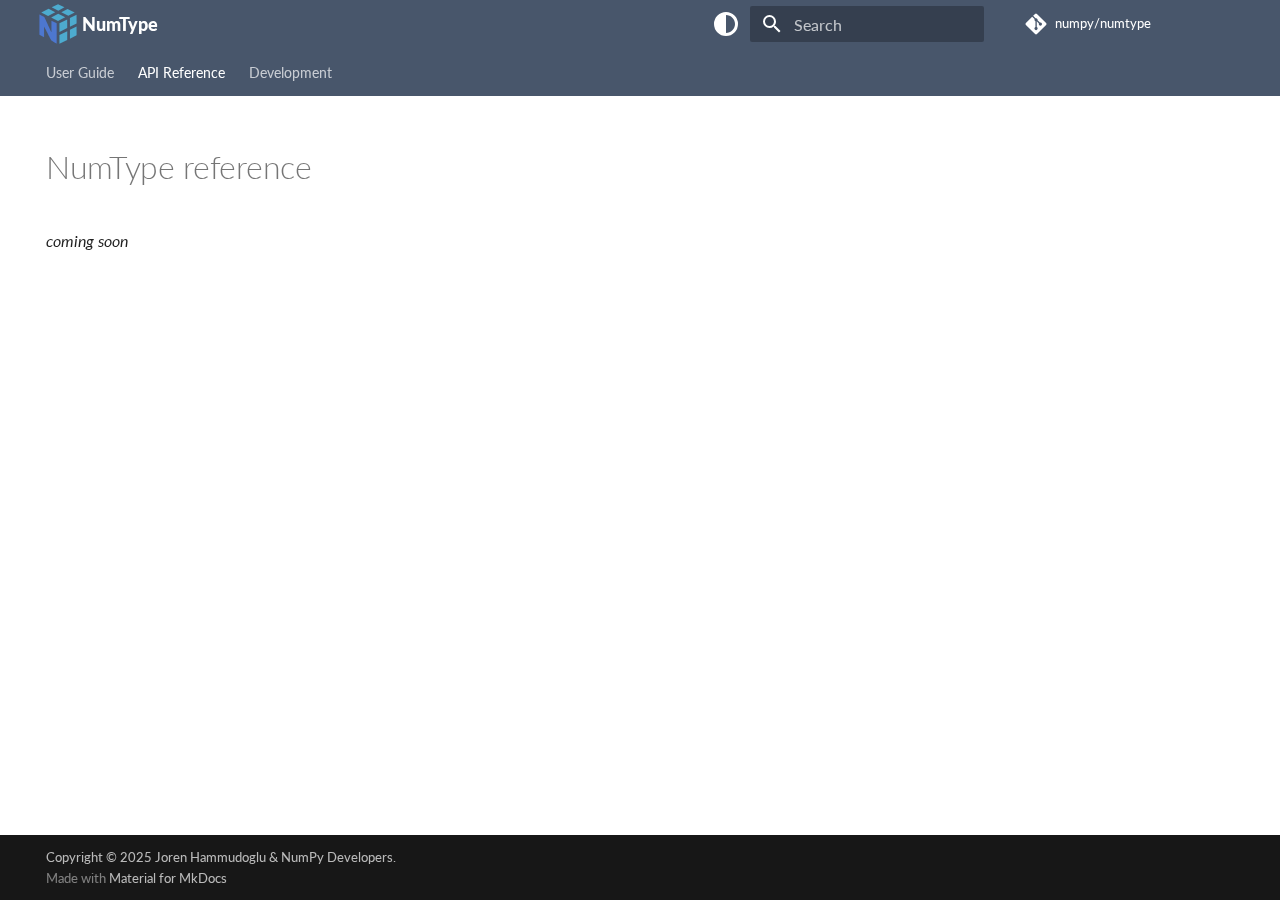
<file: pr-preview/pr-2/reference/index.html>
<!doctype html><html lang=en class=no-js> <head><meta charset=utf-8><meta name=viewport content="width=device-width,initial-scale=1"><meta name=description content="Better typing stubs for NumPy"><meta name=author content="Joren Hammudoglu & NumPy Developers"><link href=https://numpy.github.io/numtype/reference/ rel=canonical><link href=../user_guide/ rel=prev><link href=../contributing/ rel=next><link rel=icon href=../img/favicon.ico><meta name=generator content="mkdocs-1.6.1, mkdocs-material-9.6.9"><title>API Reference - NumType</title><link rel=stylesheet href=../assets/stylesheets/main.4af4bdda.min.css><link rel=stylesheet href=../assets/stylesheets/palette.06af60db.min.css><link rel=preconnect href=https://fonts.gstatic.com crossorigin><link rel=stylesheet href="https://fonts.googleapis.com/css?family=Lato:300,300i,400,400i,700,700i%7CJetBrains+Mono:400,400i,700,700i&display=fallback"><style>:root{--md-text-font:"Lato";--md-code-font:"JetBrains Mono"}</style><link rel=stylesheet href=../assets/_mkdocstrings.css><link rel=stylesheet href=../style/theme.css><script>__md_scope=new URL("..",location),__md_hash=e=>[...e].reduce(((e,_)=>(e<<5)-e+_.charCodeAt(0)),0),__md_get=(e,_=localStorage,t=__md_scope)=>JSON.parse(_.getItem(t.pathname+"."+e)),__md_set=(e,_,t=localStorage,a=__md_scope)=>{try{t.setItem(a.pathname+"."+e,JSON.stringify(_))}catch(e){}}</script></head> <body dir=ltr data-md-color-scheme=default data-md-color-primary=indigo data-md-color-accent=indigo> <input class=md-toggle data-md-toggle=drawer type=checkbox id=__drawer autocomplete=off> <input class=md-toggle data-md-toggle=search type=checkbox id=__search autocomplete=off> <label class=md-overlay for=__drawer></label> <div data-md-component=skip> <a href=#numtype-reference class=md-skip> Skip to content </a> </div> <div data-md-component=announce> </div> <header class=md-header data-md-component=header> <nav class="md-header__inner md-grid" aria-label=Header> <a href=.. title=NumType class="md-header__button md-logo" aria-label=NumType data-md-component=logo> <img src=../img/icon.svg alt=logo> </a> <label class="md-header__button md-icon" for=__drawer> <svg xmlns=http://www.w3.org/2000/svg viewbox="0 0 24 24"><path d="M3 6h18v2H3zm0 5h18v2H3zm0 5h18v2H3z"/></svg> </label> <div class=md-header__title data-md-component=header-title> <div class=md-header__ellipsis> <div class=md-header__topic> <span class=md-ellipsis> NumType </span> </div> <div class=md-header__topic data-md-component=header-topic> <span class=md-ellipsis> API Reference </span> </div> </div> </div> <form class=md-header__option data-md-component=palette> <input class=md-option data-md-color-media=(prefers-color-scheme) data-md-color-scheme=default data-md-color-primary=indigo data-md-color-accent=indigo aria-label="Switch to light mode" type=radio name=__palette id=__palette_0> <label class="md-header__button md-icon" title="Switch to light mode" for=__palette_1 hidden> <svg xmlns=http://www.w3.org/2000/svg viewbox="0 0 512 512"><!-- Font Awesome Free 6.7.2 by @fontawesome - https://fontawesome.com License - https://fontawesome.com/license/free (Icons: CC BY 4.0, Fonts: SIL OFL 1.1, Code: MIT License) Copyright 2024 Fonticons, Inc.--><path d="M448 256c0-106-86-192-192-192v384c106 0 192-86 192-192M0 256a256 256 0 1 1 512 0 256 256 0 1 1-512 0"/></svg> </label> <input class=md-option data-md-color-media="(prefers-color-scheme: light)" data-md-color-scheme=default data-md-color-primary=teal data-md-color-accent=pink aria-label="Switch to dark mode" type=radio name=__palette id=__palette_1> <label class="md-header__button md-icon" title="Switch to dark mode" for=__palette_2 hidden> <svg xmlns=http://www.w3.org/2000/svg viewbox="0 0 384 512"><!-- Font Awesome Free 6.7.2 by @fontawesome - https://fontawesome.com License - https://fontawesome.com/license/free (Icons: CC BY 4.0, Fonts: SIL OFL 1.1, Code: MIT License) Copyright 2024 Fonticons, Inc.--><path d="M144.7 98.7c-21 34.1-33.1 74.3-33.1 117.3 0 98 62.8 181.4 150.4 211.7-12.4 2.8-25.3 4.3-38.6 4.3C126.6 432 48 353.3 48 256c0-68.9 39.4-128.4 96.8-157.3zm62.1-66C91.1 41.2 0 137.9 0 256c0 123.7 100 224 223.5 224 47.8 0 92-15 128.4-40.6 1.9-1.3 3.7-2.7 5.5-4 4.8-3.6 9.4-7.4 13.9-11.4 2.7-2.4 5.3-4.8 7.9-7.3 5-4.9 6.3-12.5 3.1-18.7s-10.1-9.7-17-8.5c-3.7.6-7.4 1.2-11.1 1.6-5 .5-10.1.9-15.3 1h-4c-96.8-.2-175.2-78.9-175.2-176 0-54.8 24.9-103.7 64.1-136 1-.9 2.1-1.7 3.2-2.6 4-3.2 8.2-6.2 12.5-9 3.1-2 6.3-4 9.6-5.8 6.1-3.5 9.2-10.5 7.7-17.3s-7.3-11.9-14.3-12.5c-3.6-.3-7.1-.5-10.7-.6-2.7-.1-5.5-.1-8.2-.1-3.3 0-6.5.1-9.8.2-2.3.1-4.6.2-6.9.4z"/></svg> </label> <input class=md-option data-md-color-media="(prefers-color-scheme: dark)" data-md-color-scheme=slate data-md-color-primary=teal data-md-color-accent=pink aria-label="Switch to system preference" type=radio name=__palette id=__palette_2> <label class="md-header__button md-icon" title="Switch to system preference" for=__palette_0 hidden> <svg xmlns=http://www.w3.org/2000/svg viewbox="0 0 512 512"><!-- Font Awesome Free 6.7.2 by @fontawesome - https://fontawesome.com License - https://fontawesome.com/license/free (Icons: CC BY 4.0, Fonts: SIL OFL 1.1, Code: MIT License) Copyright 2024 Fonticons, Inc.--><path d="M375.7 19.7c-1.5-8-6.9-14.7-14.4-17.8s-16.1-2.2-22.8 2.4L256 61.1 173.5 4.2c-6.7-4.6-15.3-5.5-22.8-2.4s-12.9 9.8-14.4 17.8l-18.1 98.5-98.5 18.2c-8 1.5-14.7 6.9-17.8 14.4s-2.2 16.1 2.4 22.8L61.1 256 4.2 338.5c-4.6 6.7-5.5 15.3-2.4 22.8s9.8 13 17.8 14.4l98.5 18.1 18.1 98.5c1.5 8 6.9 14.7 14.4 17.8s16.1 2.2 22.8-2.4l82.6-56.8 82.5 56.9c6.7 4.6 15.3 5.5 22.8 2.4s12.9-9.8 14.4-17.8l18.1-98.5 98.5-18.1c8-1.5 14.7-6.9 17.8-14.4s2.2-16.1-2.4-22.8L450.9 256l56.9-82.5c4.6-6.7 5.5-15.3 2.4-22.8s-9.8-12.9-17.8-14.4l-98.5-18.1zM269.6 110l65.6-45.2 14.4 78.3c1.8 9.8 9.5 17.5 19.3 19.3l78.3 14.4-45.2 65.6c-5.7 8.2-5.7 19 0 27.2l45.2 65.6-78.3 14.4c-9.8 1.8-17.5 9.5-19.3 19.3l-14.4 78.3-65.6-45.2c-8.2-5.7-19-5.7-27.2 0l-65.6 45.2-14.4-78.3c-1.8-9.8-9.5-17.5-19.3-19.3l-78.3-14.4 45.2-65.6c5.7-8.2 5.7-19 0-27.2l-45.2-65.6 78.3-14.4c9.8-1.8 17.5-9.5 19.3-19.3l14.4-78.3 65.6 45.2c8.2 5.7 19 5.7 27.2 0M256 368a112 112 0 1 0 0-224 112 112 0 1 0 0 224m-64-112a64 64 0 1 1 128 0 64 64 0 1 1-128 0"/></svg> </label> </form> <script>var palette=__md_get("__palette");if(palette&&palette.color){if("(prefers-color-scheme)"===palette.color.media){var media=matchMedia("(prefers-color-scheme: light)"),input=document.querySelector(media.matches?"[data-md-color-media='(prefers-color-scheme: light)']":"[data-md-color-media='(prefers-color-scheme: dark)']");palette.color.media=input.getAttribute("data-md-color-media"),palette.color.scheme=input.getAttribute("data-md-color-scheme"),palette.color.primary=input.getAttribute("data-md-color-primary"),palette.color.accent=input.getAttribute("data-md-color-accent")}for(var[key,value]of Object.entries(palette.color))document.body.setAttribute("data-md-color-"+key,value)}</script> <label class="md-header__button md-icon" for=__search> <svg xmlns=http://www.w3.org/2000/svg viewbox="0 0 24 24"><path d="M9.5 3A6.5 6.5 0 0 1 16 9.5c0 1.61-.59 3.09-1.56 4.23l.27.27h.79l5 5-1.5 1.5-5-5v-.79l-.27-.27A6.52 6.52 0 0 1 9.5 16 6.5 6.5 0 0 1 3 9.5 6.5 6.5 0 0 1 9.5 3m0 2C7 5 5 7 5 9.5S7 14 9.5 14 14 12 14 9.5 12 5 9.5 5"/></svg> </label> <div class=md-search data-md-component=search role=dialog> <label class=md-search__overlay for=__search></label> <div class=md-search__inner role=search> <form class=md-search__form name=search> <input type=text class=md-search__input name=query aria-label=Search placeholder=Search autocapitalize=off autocorrect=off autocomplete=off spellcheck=false data-md-component=search-query required> <label class="md-search__icon md-icon" for=__search> <svg xmlns=http://www.w3.org/2000/svg viewbox="0 0 24 24"><path d="M9.5 3A6.5 6.5 0 0 1 16 9.5c0 1.61-.59 3.09-1.56 4.23l.27.27h.79l5 5-1.5 1.5-5-5v-.79l-.27-.27A6.52 6.52 0 0 1 9.5 16 6.5 6.5 0 0 1 3 9.5 6.5 6.5 0 0 1 9.5 3m0 2C7 5 5 7 5 9.5S7 14 9.5 14 14 12 14 9.5 12 5 9.5 5"/></svg> <svg xmlns=http://www.w3.org/2000/svg viewbox="0 0 24 24"><path d="M20 11v2H8l5.5 5.5-1.42 1.42L4.16 12l7.92-7.92L13.5 5.5 8 11z"/></svg> </label> <nav class=md-search__options aria-label=Search> <a href=javascript:void(0) class="md-search__icon md-icon" title=Share aria-label=Share data-clipboard data-clipboard-text data-md-component=search-share tabindex=-1> <svg xmlns=http://www.w3.org/2000/svg viewbox="0 0 24 24"><path d="M18 16.08c-.76 0-1.44.3-1.96.77L8.91 12.7c.05-.23.09-.46.09-.7s-.04-.47-.09-.7l7.05-4.11c.54.5 1.25.81 2.04.81a3 3 0 0 0 3-3 3 3 0 0 0-3-3 3 3 0 0 0-3 3c0 .24.04.47.09.7L8.04 9.81C7.5 9.31 6.79 9 6 9a3 3 0 0 0-3 3 3 3 0 0 0 3 3c.79 0 1.5-.31 2.04-.81l7.12 4.15c-.05.21-.08.43-.08.66 0 1.61 1.31 2.91 2.92 2.91s2.92-1.3 2.92-2.91A2.92 2.92 0 0 0 18 16.08"/></svg> </a> <button type=reset class="md-search__icon md-icon" title=Clear aria-label=Clear tabindex=-1> <svg xmlns=http://www.w3.org/2000/svg viewbox="0 0 24 24"><path d="M19 6.41 17.59 5 12 10.59 6.41 5 5 6.41 10.59 12 5 17.59 6.41 19 12 13.41 17.59 19 19 17.59 13.41 12z"/></svg> </button> </nav> <div class=md-search__suggest data-md-component=search-suggest></div> </form> <div class=md-search__output> <div class=md-search__scrollwrap tabindex=0 data-md-scrollfix> <div class=md-search-result data-md-component=search-result> <div class=md-search-result__meta> Initializing search </div> <ol class=md-search-result__list role=presentation></ol> </div> </div> </div> </div> </div> <div class=md-header__source> <a href=https://github.com/numpy/numtype title="Go to repository" class=md-source data-md-component=source> <div class="md-source__icon md-icon"> <svg xmlns=http://www.w3.org/2000/svg viewbox="0 0 448 512"><!-- Font Awesome Free 6.7.2 by @fontawesome - https://fontawesome.com License - https://fontawesome.com/license/free (Icons: CC BY 4.0, Fonts: SIL OFL 1.1, Code: MIT License) Copyright 2024 Fonticons, Inc.--><path d="M439.55 236.05 244 40.45a28.87 28.87 0 0 0-40.81 0l-40.66 40.63 51.52 51.52c27.06-9.14 52.68 16.77 43.39 43.68l49.66 49.66c34.23-11.8 61.18 31 35.47 56.69-26.49 26.49-70.21-2.87-56-37.34L240.22 199v121.85c25.3 12.54 22.26 41.85 9.08 55a34.34 34.34 0 0 1-48.55 0c-17.57-17.6-11.07-46.91 11.25-56v-123c-20.8-8.51-24.6-30.74-18.64-45L142.57 101 8.45 235.14a28.86 28.86 0 0 0 0 40.81l195.61 195.6a28.86 28.86 0 0 0 40.8 0l194.69-194.69a28.86 28.86 0 0 0 0-40.81"/></svg> </div> <div class=md-source__repository> numpy/numtype </div> </a> </div> </nav> </header> <div class=md-container data-md-component=container> <nav class=md-tabs aria-label=Tabs data-md-component=tabs> <div class=md-grid> <ul class=md-tabs__list> <li class=md-tabs__item> <a href=../user_guide/ class=md-tabs__link> User Guide </a> </li> <li class="md-tabs__item md-tabs__item--active"> <a href=./ class=md-tabs__link> API Reference </a> </li> <li class=md-tabs__item> <a href=../contributing/ class=md-tabs__link> Development </a> </li> </ul> </div> </nav> <main class=md-main data-md-component=main> <div class="md-main__inner md-grid"> <div class="md-sidebar md-sidebar--primary" data-md-component=sidebar data-md-type=navigation hidden> <div class=md-sidebar__scrollwrap> <div class=md-sidebar__inner> <nav class="md-nav md-nav--primary md-nav--lifted" aria-label=Navigation data-md-level=0> <label class=md-nav__title for=__drawer> <a href=.. title=NumType class="md-nav__button md-logo" aria-label=NumType data-md-component=logo> <img src=../img/icon.svg alt=logo> </a> NumType </label> <div class=md-nav__source> <a href=https://github.com/numpy/numtype title="Go to repository" class=md-source data-md-component=source> <div class="md-source__icon md-icon"> <svg xmlns=http://www.w3.org/2000/svg viewbox="0 0 448 512"><!-- Font Awesome Free 6.7.2 by @fontawesome - https://fontawesome.com License - https://fontawesome.com/license/free (Icons: CC BY 4.0, Fonts: SIL OFL 1.1, Code: MIT License) Copyright 2024 Fonticons, Inc.--><path d="M439.55 236.05 244 40.45a28.87 28.87 0 0 0-40.81 0l-40.66 40.63 51.52 51.52c27.06-9.14 52.68 16.77 43.39 43.68l49.66 49.66c34.23-11.8 61.18 31 35.47 56.69-26.49 26.49-70.21-2.87-56-37.34L240.22 199v121.85c25.3 12.54 22.26 41.85 9.08 55a34.34 34.34 0 0 1-48.55 0c-17.57-17.6-11.07-46.91 11.25-56v-123c-20.8-8.51-24.6-30.74-18.64-45L142.57 101 8.45 235.14a28.86 28.86 0 0 0 0 40.81l195.61 195.6a28.86 28.86 0 0 0 40.8 0l194.69-194.69a28.86 28.86 0 0 0 0-40.81"/></svg> </div> <div class=md-source__repository> numpy/numtype </div> </a> </div> <ul class=md-nav__list data-md-scrollfix> <li class=md-nav__item> <a href=../user_guide/ class=md-nav__link> <span class=md-ellipsis> User Guide </span> </a> </li> <li class="md-nav__item md-nav__item--active"> <input class="md-nav__toggle md-toggle" type=checkbox id=__toc> <a href=./ class="md-nav__link md-nav__link--active"> <span class=md-ellipsis> API Reference </span> </a> </li> <li class=md-nav__item> <a href=../contributing/ class=md-nav__link> <span class=md-ellipsis> Development </span> </a> </li> </ul> </nav> </div> </div> </div> <div class="md-sidebar md-sidebar--secondary" data-md-component=sidebar data-md-type=toc> <div class=md-sidebar__scrollwrap> <div class=md-sidebar__inner> <nav class="md-nav md-nav--secondary" aria-label="Table of contents"> </nav> </div> </div> </div> <div class=md-content data-md-component=content> <article class="md-content__inner md-typeset"> <h1 id=numtype-reference>NumType reference</h1> <p><em>coming soon</em></p> </article> </div> <script>var tabs=__md_get("__tabs");if(Array.isArray(tabs))e:for(var set of document.querySelectorAll(".tabbed-set")){var labels=set.querySelector(".tabbed-labels");for(var tab of tabs)for(var label of labels.getElementsByTagName("label"))if(label.innerText.trim()===tab){var input=document.getElementById(label.htmlFor);input.checked=!0;continue e}}</script> <script>var target=document.getElementById(location.hash.slice(1));target&&target.name&&(target.checked=target.name.startsWith("__tabbed_"))</script> </div> <button type=button class="md-top md-icon" data-md-component=top hidden> <svg xmlns=http://www.w3.org/2000/svg viewbox="0 0 24 24"><path d="M13 20h-2V8l-5.5 5.5-1.42-1.42L12 4.16l7.92 7.92-1.42 1.42L13 8z"/></svg> Back to top </button> </main> <footer class=md-footer> <div class="md-footer-meta md-typeset"> <div class="md-footer-meta__inner md-grid"> <div class=md-copyright> <div class=md-copyright__highlight> Copyright &copy; 2025 Joren Hammudoglu & NumPy Developers. </div> Made with <a href=https://squidfunk.github.io/mkdocs-material/ target=_blank rel=noopener> Material for MkDocs </a> </div> </div> </div> </footer> </div> <div class=md-dialog data-md-component=dialog> <div class="md-dialog__inner md-typeset"></div> </div> <script id=__config type=application/json>{"base": "..", "features": ["content.tabs.link", "content.tooltips", "navigation.path", "navigation.indexes", "navigation.prune", "navigation.sections", "navigation.tabs", "navigation.top", "navigation.tracking", "search.highlight", "search.share", "search.suggest", "toc.follow"], "search": "../assets/javascripts/workers/search.f8cc74c7.min.js", "translations": {"clipboard.copied": "Copied to clipboard", "clipboard.copy": "Copy to clipboard", "search.result.more.one": "1 more on this page", "search.result.more.other": "# more on this page", "search.result.none": "No matching documents", "search.result.one": "1 matching document", "search.result.other": "# matching documents", "search.result.placeholder": "Type to start searching", "search.result.term.missing": "Missing", "select.version": "Select version"}}</script> <script src=../assets/javascripts/bundle.c8b220af.min.js></script> </body> </html>
</file>
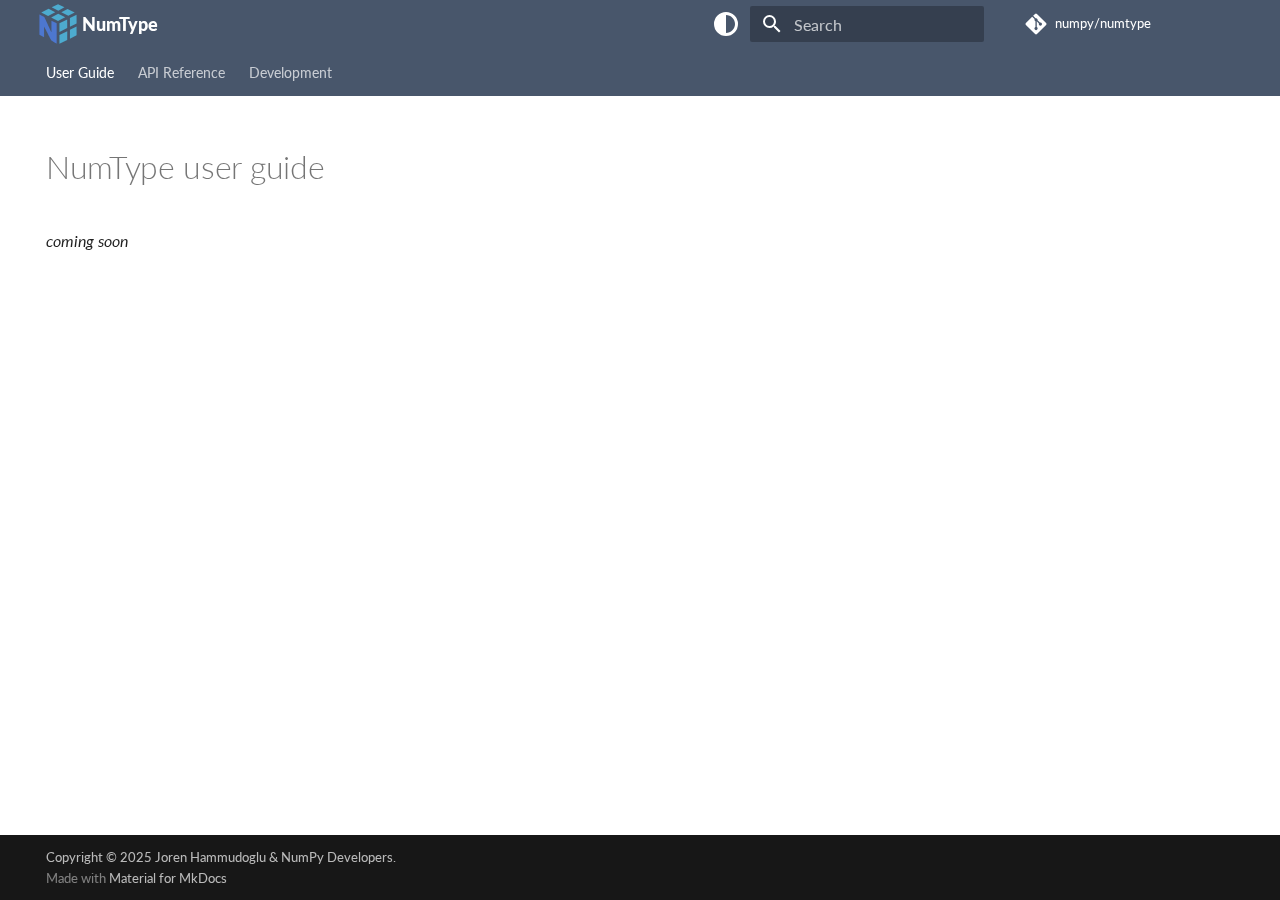
<file: pr-preview/pr-2/user_guide/index.html>
<!doctype html><html lang=en class=no-js> <head><meta charset=utf-8><meta name=viewport content="width=device-width,initial-scale=1"><meta name=description content="Better typing stubs for NumPy"><meta name=author content="Joren Hammudoglu & NumPy Developers"><link href=https://numpy.github.io/numtype/user_guide/ rel=canonical><link href=../reference/ rel=next><link rel=icon href=../img/favicon.ico><meta name=generator content="mkdocs-1.6.1, mkdocs-material-9.6.9"><title>User Guide - NumType</title><link rel=stylesheet href=../assets/stylesheets/main.4af4bdda.min.css><link rel=stylesheet href=../assets/stylesheets/palette.06af60db.min.css><link rel=preconnect href=https://fonts.gstatic.com crossorigin><link rel=stylesheet href="https://fonts.googleapis.com/css?family=Lato:300,300i,400,400i,700,700i%7CJetBrains+Mono:400,400i,700,700i&display=fallback"><style>:root{--md-text-font:"Lato";--md-code-font:"JetBrains Mono"}</style><link rel=stylesheet href=../assets/_mkdocstrings.css><link rel=stylesheet href=../style/theme.css><script>__md_scope=new URL("..",location),__md_hash=e=>[...e].reduce(((e,_)=>(e<<5)-e+_.charCodeAt(0)),0),__md_get=(e,_=localStorage,t=__md_scope)=>JSON.parse(_.getItem(t.pathname+"."+e)),__md_set=(e,_,t=localStorage,a=__md_scope)=>{try{t.setItem(a.pathname+"."+e,JSON.stringify(_))}catch(e){}}</script></head> <body dir=ltr data-md-color-scheme=default data-md-color-primary=indigo data-md-color-accent=indigo> <input class=md-toggle data-md-toggle=drawer type=checkbox id=__drawer autocomplete=off> <input class=md-toggle data-md-toggle=search type=checkbox id=__search autocomplete=off> <label class=md-overlay for=__drawer></label> <div data-md-component=skip> <a href=#numtype-user-guide class=md-skip> Skip to content </a> </div> <div data-md-component=announce> </div> <header class=md-header data-md-component=header> <nav class="md-header__inner md-grid" aria-label=Header> <a href=.. title=NumType class="md-header__button md-logo" aria-label=NumType data-md-component=logo> <img src=../img/icon.svg alt=logo> </a> <label class="md-header__button md-icon" for=__drawer> <svg xmlns=http://www.w3.org/2000/svg viewbox="0 0 24 24"><path d="M3 6h18v2H3zm0 5h18v2H3zm0 5h18v2H3z"/></svg> </label> <div class=md-header__title data-md-component=header-title> <div class=md-header__ellipsis> <div class=md-header__topic> <span class=md-ellipsis> NumType </span> </div> <div class=md-header__topic data-md-component=header-topic> <span class=md-ellipsis> User Guide </span> </div> </div> </div> <form class=md-header__option data-md-component=palette> <input class=md-option data-md-color-media=(prefers-color-scheme) data-md-color-scheme=default data-md-color-primary=indigo data-md-color-accent=indigo aria-label="Switch to light mode" type=radio name=__palette id=__palette_0> <label class="md-header__button md-icon" title="Switch to light mode" for=__palette_1 hidden> <svg xmlns=http://www.w3.org/2000/svg viewbox="0 0 512 512"><!-- Font Awesome Free 6.7.2 by @fontawesome - https://fontawesome.com License - https://fontawesome.com/license/free (Icons: CC BY 4.0, Fonts: SIL OFL 1.1, Code: MIT License) Copyright 2024 Fonticons, Inc.--><path d="M448 256c0-106-86-192-192-192v384c106 0 192-86 192-192M0 256a256 256 0 1 1 512 0 256 256 0 1 1-512 0"/></svg> </label> <input class=md-option data-md-color-media="(prefers-color-scheme: light)" data-md-color-scheme=default data-md-color-primary=teal data-md-color-accent=pink aria-label="Switch to dark mode" type=radio name=__palette id=__palette_1> <label class="md-header__button md-icon" title="Switch to dark mode" for=__palette_2 hidden> <svg xmlns=http://www.w3.org/2000/svg viewbox="0 0 384 512"><!-- Font Awesome Free 6.7.2 by @fontawesome - https://fontawesome.com License - https://fontawesome.com/license/free (Icons: CC BY 4.0, Fonts: SIL OFL 1.1, Code: MIT License) Copyright 2024 Fonticons, Inc.--><path d="M144.7 98.7c-21 34.1-33.1 74.3-33.1 117.3 0 98 62.8 181.4 150.4 211.7-12.4 2.8-25.3 4.3-38.6 4.3C126.6 432 48 353.3 48 256c0-68.9 39.4-128.4 96.8-157.3zm62.1-66C91.1 41.2 0 137.9 0 256c0 123.7 100 224 223.5 224 47.8 0 92-15 128.4-40.6 1.9-1.3 3.7-2.7 5.5-4 4.8-3.6 9.4-7.4 13.9-11.4 2.7-2.4 5.3-4.8 7.9-7.3 5-4.9 6.3-12.5 3.1-18.7s-10.1-9.7-17-8.5c-3.7.6-7.4 1.2-11.1 1.6-5 .5-10.1.9-15.3 1h-4c-96.8-.2-175.2-78.9-175.2-176 0-54.8 24.9-103.7 64.1-136 1-.9 2.1-1.7 3.2-2.6 4-3.2 8.2-6.2 12.5-9 3.1-2 6.3-4 9.6-5.8 6.1-3.5 9.2-10.5 7.7-17.3s-7.3-11.9-14.3-12.5c-3.6-.3-7.1-.5-10.7-.6-2.7-.1-5.5-.1-8.2-.1-3.3 0-6.5.1-9.8.2-2.3.1-4.6.2-6.9.4z"/></svg> </label> <input class=md-option data-md-color-media="(prefers-color-scheme: dark)" data-md-color-scheme=slate data-md-color-primary=teal data-md-color-accent=pink aria-label="Switch to system preference" type=radio name=__palette id=__palette_2> <label class="md-header__button md-icon" title="Switch to system preference" for=__palette_0 hidden> <svg xmlns=http://www.w3.org/2000/svg viewbox="0 0 512 512"><!-- Font Awesome Free 6.7.2 by @fontawesome - https://fontawesome.com License - https://fontawesome.com/license/free (Icons: CC BY 4.0, Fonts: SIL OFL 1.1, Code: MIT License) Copyright 2024 Fonticons, Inc.--><path d="M375.7 19.7c-1.5-8-6.9-14.7-14.4-17.8s-16.1-2.2-22.8 2.4L256 61.1 173.5 4.2c-6.7-4.6-15.3-5.5-22.8-2.4s-12.9 9.8-14.4 17.8l-18.1 98.5-98.5 18.2c-8 1.5-14.7 6.9-17.8 14.4s-2.2 16.1 2.4 22.8L61.1 256 4.2 338.5c-4.6 6.7-5.5 15.3-2.4 22.8s9.8 13 17.8 14.4l98.5 18.1 18.1 98.5c1.5 8 6.9 14.7 14.4 17.8s16.1 2.2 22.8-2.4l82.6-56.8 82.5 56.9c6.7 4.6 15.3 5.5 22.8 2.4s12.9-9.8 14.4-17.8l18.1-98.5 98.5-18.1c8-1.5 14.7-6.9 17.8-14.4s2.2-16.1-2.4-22.8L450.9 256l56.9-82.5c4.6-6.7 5.5-15.3 2.4-22.8s-9.8-12.9-17.8-14.4l-98.5-18.1zM269.6 110l65.6-45.2 14.4 78.3c1.8 9.8 9.5 17.5 19.3 19.3l78.3 14.4-45.2 65.6c-5.7 8.2-5.7 19 0 27.2l45.2 65.6-78.3 14.4c-9.8 1.8-17.5 9.5-19.3 19.3l-14.4 78.3-65.6-45.2c-8.2-5.7-19-5.7-27.2 0l-65.6 45.2-14.4-78.3c-1.8-9.8-9.5-17.5-19.3-19.3l-78.3-14.4 45.2-65.6c5.7-8.2 5.7-19 0-27.2l-45.2-65.6 78.3-14.4c9.8-1.8 17.5-9.5 19.3-19.3l14.4-78.3 65.6 45.2c8.2 5.7 19 5.7 27.2 0M256 368a112 112 0 1 0 0-224 112 112 0 1 0 0 224m-64-112a64 64 0 1 1 128 0 64 64 0 1 1-128 0"/></svg> </label> </form> <script>var palette=__md_get("__palette");if(palette&&palette.color){if("(prefers-color-scheme)"===palette.color.media){var media=matchMedia("(prefers-color-scheme: light)"),input=document.querySelector(media.matches?"[data-md-color-media='(prefers-color-scheme: light)']":"[data-md-color-media='(prefers-color-scheme: dark)']");palette.color.media=input.getAttribute("data-md-color-media"),palette.color.scheme=input.getAttribute("data-md-color-scheme"),palette.color.primary=input.getAttribute("data-md-color-primary"),palette.color.accent=input.getAttribute("data-md-color-accent")}for(var[key,value]of Object.entries(palette.color))document.body.setAttribute("data-md-color-"+key,value)}</script> <label class="md-header__button md-icon" for=__search> <svg xmlns=http://www.w3.org/2000/svg viewbox="0 0 24 24"><path d="M9.5 3A6.5 6.5 0 0 1 16 9.5c0 1.61-.59 3.09-1.56 4.23l.27.27h.79l5 5-1.5 1.5-5-5v-.79l-.27-.27A6.52 6.52 0 0 1 9.5 16 6.5 6.5 0 0 1 3 9.5 6.5 6.5 0 0 1 9.5 3m0 2C7 5 5 7 5 9.5S7 14 9.5 14 14 12 14 9.5 12 5 9.5 5"/></svg> </label> <div class=md-search data-md-component=search role=dialog> <label class=md-search__overlay for=__search></label> <div class=md-search__inner role=search> <form class=md-search__form name=search> <input type=text class=md-search__input name=query aria-label=Search placeholder=Search autocapitalize=off autocorrect=off autocomplete=off spellcheck=false data-md-component=search-query required> <label class="md-search__icon md-icon" for=__search> <svg xmlns=http://www.w3.org/2000/svg viewbox="0 0 24 24"><path d="M9.5 3A6.5 6.5 0 0 1 16 9.5c0 1.61-.59 3.09-1.56 4.23l.27.27h.79l5 5-1.5 1.5-5-5v-.79l-.27-.27A6.52 6.52 0 0 1 9.5 16 6.5 6.5 0 0 1 3 9.5 6.5 6.5 0 0 1 9.5 3m0 2C7 5 5 7 5 9.5S7 14 9.5 14 14 12 14 9.5 12 5 9.5 5"/></svg> <svg xmlns=http://www.w3.org/2000/svg viewbox="0 0 24 24"><path d="M20 11v2H8l5.5 5.5-1.42 1.42L4.16 12l7.92-7.92L13.5 5.5 8 11z"/></svg> </label> <nav class=md-search__options aria-label=Search> <a href=javascript:void(0) class="md-search__icon md-icon" title=Share aria-label=Share data-clipboard data-clipboard-text data-md-component=search-share tabindex=-1> <svg xmlns=http://www.w3.org/2000/svg viewbox="0 0 24 24"><path d="M18 16.08c-.76 0-1.44.3-1.96.77L8.91 12.7c.05-.23.09-.46.09-.7s-.04-.47-.09-.7l7.05-4.11c.54.5 1.25.81 2.04.81a3 3 0 0 0 3-3 3 3 0 0 0-3-3 3 3 0 0 0-3 3c0 .24.04.47.09.7L8.04 9.81C7.5 9.31 6.79 9 6 9a3 3 0 0 0-3 3 3 3 0 0 0 3 3c.79 0 1.5-.31 2.04-.81l7.12 4.15c-.05.21-.08.43-.08.66 0 1.61 1.31 2.91 2.92 2.91s2.92-1.3 2.92-2.91A2.92 2.92 0 0 0 18 16.08"/></svg> </a> <button type=reset class="md-search__icon md-icon" title=Clear aria-label=Clear tabindex=-1> <svg xmlns=http://www.w3.org/2000/svg viewbox="0 0 24 24"><path d="M19 6.41 17.59 5 12 10.59 6.41 5 5 6.41 10.59 12 5 17.59 6.41 19 12 13.41 17.59 19 19 17.59 13.41 12z"/></svg> </button> </nav> <div class=md-search__suggest data-md-component=search-suggest></div> </form> <div class=md-search__output> <div class=md-search__scrollwrap tabindex=0 data-md-scrollfix> <div class=md-search-result data-md-component=search-result> <div class=md-search-result__meta> Initializing search </div> <ol class=md-search-result__list role=presentation></ol> </div> </div> </div> </div> </div> <div class=md-header__source> <a href=https://github.com/numpy/numtype title="Go to repository" class=md-source data-md-component=source> <div class="md-source__icon md-icon"> <svg xmlns=http://www.w3.org/2000/svg viewbox="0 0 448 512"><!-- Font Awesome Free 6.7.2 by @fontawesome - https://fontawesome.com License - https://fontawesome.com/license/free (Icons: CC BY 4.0, Fonts: SIL OFL 1.1, Code: MIT License) Copyright 2024 Fonticons, Inc.--><path d="M439.55 236.05 244 40.45a28.87 28.87 0 0 0-40.81 0l-40.66 40.63 51.52 51.52c27.06-9.14 52.68 16.77 43.39 43.68l49.66 49.66c34.23-11.8 61.18 31 35.47 56.69-26.49 26.49-70.21-2.87-56-37.34L240.22 199v121.85c25.3 12.54 22.26 41.85 9.08 55a34.34 34.34 0 0 1-48.55 0c-17.57-17.6-11.07-46.91 11.25-56v-123c-20.8-8.51-24.6-30.74-18.64-45L142.57 101 8.45 235.14a28.86 28.86 0 0 0 0 40.81l195.61 195.6a28.86 28.86 0 0 0 40.8 0l194.69-194.69a28.86 28.86 0 0 0 0-40.81"/></svg> </div> <div class=md-source__repository> numpy/numtype </div> </a> </div> </nav> </header> <div class=md-container data-md-component=container> <nav class=md-tabs aria-label=Tabs data-md-component=tabs> <div class=md-grid> <ul class=md-tabs__list> <li class="md-tabs__item md-tabs__item--active"> <a href=./ class=md-tabs__link> User Guide </a> </li> <li class=md-tabs__item> <a href=../reference/ class=md-tabs__link> API Reference </a> </li> <li class=md-tabs__item> <a href=../contributing/ class=md-tabs__link> Development </a> </li> </ul> </div> </nav> <main class=md-main data-md-component=main> <div class="md-main__inner md-grid"> <div class="md-sidebar md-sidebar--primary" data-md-component=sidebar data-md-type=navigation hidden> <div class=md-sidebar__scrollwrap> <div class=md-sidebar__inner> <nav class="md-nav md-nav--primary md-nav--lifted" aria-label=Navigation data-md-level=0> <label class=md-nav__title for=__drawer> <a href=.. title=NumType class="md-nav__button md-logo" aria-label=NumType data-md-component=logo> <img src=../img/icon.svg alt=logo> </a> NumType </label> <div class=md-nav__source> <a href=https://github.com/numpy/numtype title="Go to repository" class=md-source data-md-component=source> <div class="md-source__icon md-icon"> <svg xmlns=http://www.w3.org/2000/svg viewbox="0 0 448 512"><!-- Font Awesome Free 6.7.2 by @fontawesome - https://fontawesome.com License - https://fontawesome.com/license/free (Icons: CC BY 4.0, Fonts: SIL OFL 1.1, Code: MIT License) Copyright 2024 Fonticons, Inc.--><path d="M439.55 236.05 244 40.45a28.87 28.87 0 0 0-40.81 0l-40.66 40.63 51.52 51.52c27.06-9.14 52.68 16.77 43.39 43.68l49.66 49.66c34.23-11.8 61.18 31 35.47 56.69-26.49 26.49-70.21-2.87-56-37.34L240.22 199v121.85c25.3 12.54 22.26 41.85 9.08 55a34.34 34.34 0 0 1-48.55 0c-17.57-17.6-11.07-46.91 11.25-56v-123c-20.8-8.51-24.6-30.74-18.64-45L142.57 101 8.45 235.14a28.86 28.86 0 0 0 0 40.81l195.61 195.6a28.86 28.86 0 0 0 40.8 0l194.69-194.69a28.86 28.86 0 0 0 0-40.81"/></svg> </div> <div class=md-source__repository> numpy/numtype </div> </a> </div> <ul class=md-nav__list data-md-scrollfix> <li class="md-nav__item md-nav__item--active"> <input class="md-nav__toggle md-toggle" type=checkbox id=__toc> <a href=./ class="md-nav__link md-nav__link--active"> <span class=md-ellipsis> User Guide </span> </a> </li> <li class=md-nav__item> <a href=../reference/ class=md-nav__link> <span class=md-ellipsis> API Reference </span> </a> </li> <li class=md-nav__item> <a href=../contributing/ class=md-nav__link> <span class=md-ellipsis> Development </span> </a> </li> </ul> </nav> </div> </div> </div> <div class="md-sidebar md-sidebar--secondary" data-md-component=sidebar data-md-type=toc> <div class=md-sidebar__scrollwrap> <div class=md-sidebar__inner> <nav class="md-nav md-nav--secondary" aria-label="Table of contents"> </nav> </div> </div> </div> <div class=md-content data-md-component=content> <article class="md-content__inner md-typeset"> <h1 id=numtype-user-guide>NumType user guide</h1> <p><em>coming soon</em></p> </article> </div> <script>var tabs=__md_get("__tabs");if(Array.isArray(tabs))e:for(var set of document.querySelectorAll(".tabbed-set")){var labels=set.querySelector(".tabbed-labels");for(var tab of tabs)for(var label of labels.getElementsByTagName("label"))if(label.innerText.trim()===tab){var input=document.getElementById(label.htmlFor);input.checked=!0;continue e}}</script> <script>var target=document.getElementById(location.hash.slice(1));target&&target.name&&(target.checked=target.name.startsWith("__tabbed_"))</script> </div> <button type=button class="md-top md-icon" data-md-component=top hidden> <svg xmlns=http://www.w3.org/2000/svg viewbox="0 0 24 24"><path d="M13 20h-2V8l-5.5 5.5-1.42-1.42L12 4.16l7.92 7.92-1.42 1.42L13 8z"/></svg> Back to top </button> </main> <footer class=md-footer> <div class="md-footer-meta md-typeset"> <div class="md-footer-meta__inner md-grid"> <div class=md-copyright> <div class=md-copyright__highlight> Copyright &copy; 2025 Joren Hammudoglu & NumPy Developers. </div> Made with <a href=https://squidfunk.github.io/mkdocs-material/ target=_blank rel=noopener> Material for MkDocs </a> </div> </div> </div> </footer> </div> <div class=md-dialog data-md-component=dialog> <div class="md-dialog__inner md-typeset"></div> </div> <script id=__config type=application/json>{"base": "..", "features": ["content.tabs.link", "content.tooltips", "navigation.path", "navigation.indexes", "navigation.prune", "navigation.sections", "navigation.tabs", "navigation.top", "navigation.tracking", "search.highlight", "search.share", "search.suggest", "toc.follow"], "search": "../assets/javascripts/workers/search.f8cc74c7.min.js", "translations": {"clipboard.copied": "Copied to clipboard", "clipboard.copy": "Copy to clipboard", "search.result.more.one": "1 more on this page", "search.result.more.other": "# more on this page", "search.result.none": "No matching documents", "search.result.one": "1 matching document", "search.result.other": "# matching documents", "search.result.placeholder": "Type to start searching", "search.result.term.missing": "Missing", "select.version": "Select version"}}</script> <script src=../assets/javascripts/bundle.c8b220af.min.js></script> </body> </html>
</file>
<file: assets/external/fonts.googleapis.com/css.49ea35f2.css>
/* cyrillic-ext */
@font-face {
  font-family: 'Roboto';
  font-style: italic;
  font-weight: 300;
  font-stretch: 100%;
  font-display: fallback;
  src: url(../fonts.gstatic.com/s/roboto/v47/KFO5CnqEu92Fr1Mu53ZEC9_Vu3r1gIhOszmkC3kaWzU.woff2) format('woff2');
  unicode-range: U+0460-052F, U+1C80-1C8A, U+20B4, U+2DE0-2DFF, U+A640-A69F, U+FE2E-FE2F;
}
/* cyrillic */
@font-face {
  font-family: 'Roboto';
  font-style: italic;
  font-weight: 300;
  font-stretch: 100%;
  font-display: fallback;
  src: url(../fonts.gstatic.com/s/roboto/v47/KFO5CnqEu92Fr1Mu53ZEC9_Vu3r1gIhOszmkAnkaWzU.woff2) format('woff2');
  unicode-range: U+0301, U+0400-045F, U+0490-0491, U+04B0-04B1, U+2116;
}
/* greek-ext */
@font-face {
  font-family: 'Roboto';
  font-style: italic;
  font-weight: 300;
  font-stretch: 100%;
  font-display: fallback;
  src: url(../fonts.gstatic.com/s/roboto/v47/KFO5CnqEu92Fr1Mu53ZEC9_Vu3r1gIhOszmkCnkaWzU.woff2) format('woff2');
  unicode-range: U+1F00-1FFF;
}
/* greek */
@font-face {
  font-family: 'Roboto';
  font-style: italic;
  font-weight: 300;
  font-stretch: 100%;
  font-display: fallback;
  src: url(../fonts.gstatic.com/s/roboto/v47/KFO5CnqEu92Fr1Mu53ZEC9_Vu3r1gIhOszmkBXkaWzU.woff2) format('woff2');
  unicode-range: U+0370-0377, U+037A-037F, U+0384-038A, U+038C, U+038E-03A1, U+03A3-03FF;
}
/* math */
@font-face {
  font-family: 'Roboto';
  font-style: italic;
  font-weight: 300;
  font-stretch: 100%;
  font-display: fallback;
  src: url(../fonts.gstatic.com/s/roboto/v47/KFO5CnqEu92Fr1Mu53ZEC9_Vu3r1gIhOszmkenkaWzU.woff2) format('woff2');
  unicode-range: U+0302-0303, U+0305, U+0307-0308, U+0310, U+0312, U+0315, U+031A, U+0326-0327, U+032C, U+032F-0330, U+0332-0333, U+0338, U+033A, U+0346, U+034D, U+0391-03A1, U+03A3-03A9, U+03B1-03C9, U+03D1, U+03D5-03D6, U+03F0-03F1, U+03F4-03F5, U+2016-2017, U+2034-2038, U+203C, U+2040, U+2043, U+2047, U+2050, U+2057, U+205F, U+2070-2071, U+2074-208E, U+2090-209C, U+20D0-20DC, U+20E1, U+20E5-20EF, U+2100-2112, U+2114-2115, U+2117-2121, U+2123-214F, U+2190, U+2192, U+2194-21AE, U+21B0-21E5, U+21F1-21F2, U+21F4-2211, U+2213-2214, U+2216-22FF, U+2308-230B, U+2310, U+2319, U+231C-2321, U+2336-237A, U+237C, U+2395, U+239B-23B7, U+23D0, U+23DC-23E1, U+2474-2475, U+25AF, U+25B3, U+25B7, U+25BD, U+25C1, U+25CA, U+25CC, U+25FB, U+266D-266F, U+27C0-27FF, U+2900-2AFF, U+2B0E-2B11, U+2B30-2B4C, U+2BFE, U+3030, U+FF5B, U+FF5D, U+1D400-1D7FF, U+1EE00-1EEFF;
}
/* symbols */
@font-face {
  font-family: 'Roboto';
  font-style: italic;
  font-weight: 300;
  font-stretch: 100%;
  font-display: fallback;
  src: url(../fonts.gstatic.com/s/roboto/v47/KFO5CnqEu92Fr1Mu53ZEC9_Vu3r1gIhOszmkaHkaWzU.woff2) format('woff2');
  unicode-range: U+0001-000C, U+000E-001F, U+007F-009F, U+20DD-20E0, U+20E2-20E4, U+2150-218F, U+2190, U+2192, U+2194-2199, U+21AF, U+21E6-21F0, U+21F3, U+2218-2219, U+2299, U+22C4-22C6, U+2300-243F, U+2440-244A, U+2460-24FF, U+25A0-27BF, U+2800-28FF, U+2921-2922, U+2981, U+29BF, U+29EB, U+2B00-2BFF, U+4DC0-4DFF, U+FFF9-FFFB, U+10140-1018E, U+10190-1019C, U+101A0, U+101D0-101FD, U+102E0-102FB, U+10E60-10E7E, U+1D2C0-1D2D3, U+1D2E0-1D37F, U+1F000-1F0FF, U+1F100-1F1AD, U+1F1E6-1F1FF, U+1F30D-1F30F, U+1F315, U+1F31C, U+1F31E, U+1F320-1F32C, U+1F336, U+1F378, U+1F37D, U+1F382, U+1F393-1F39F, U+1F3A7-1F3A8, U+1F3AC-1F3AF, U+1F3C2, U+1F3C4-1F3C6, U+1F3CA-1F3CE, U+1F3D4-1F3E0, U+1F3ED, U+1F3F1-1F3F3, U+1F3F5-1F3F7, U+1F408, U+1F415, U+1F41F, U+1F426, U+1F43F, U+1F441-1F442, U+1F444, U+1F446-1F449, U+1F44C-1F44E, U+1F453, U+1F46A, U+1F47D, U+1F4A3, U+1F4B0, U+1F4B3, U+1F4B9, U+1F4BB, U+1F4BF, U+1F4C8-1F4CB, U+1F4D6, U+1F4DA, U+1F4DF, U+1F4E3-1F4E6, U+1F4EA-1F4ED, U+1F4F7, U+1F4F9-1F4FB, U+1F4FD-1F4FE, U+1F503, U+1F507-1F50B, U+1F50D, U+1F512-1F513, U+1F53E-1F54A, U+1F54F-1F5FA, U+1F610, U+1F650-1F67F, U+1F687, U+1F68D, U+1F691, U+1F694, U+1F698, U+1F6AD, U+1F6B2, U+1F6B9-1F6BA, U+1F6BC, U+1F6C6-1F6CF, U+1F6D3-1F6D7, U+1F6E0-1F6EA, U+1F6F0-1F6F3, U+1F6F7-1F6FC, U+1F700-1F7FF, U+1F800-1F80B, U+1F810-1F847, U+1F850-1F859, U+1F860-1F887, U+1F890-1F8AD, U+1F8B0-1F8BB, U+1F8C0-1F8C1, U+1F900-1F90B, U+1F93B, U+1F946, U+1F984, U+1F996, U+1F9E9, U+1FA00-1FA6F, U+1FA70-1FA7C, U+1FA80-1FA89, U+1FA8F-1FAC6, U+1FACE-1FADC, U+1FADF-1FAE9, U+1FAF0-1FAF8, U+1FB00-1FBFF;
}
/* vietnamese */
@font-face {
  font-family: 'Roboto';
  font-style: italic;
  font-weight: 300;
  font-stretch: 100%;
  font-display: fallback;
  src: url(../fonts.gstatic.com/s/roboto/v47/KFO5CnqEu92Fr1Mu53ZEC9_Vu3r1gIhOszmkCXkaWzU.woff2) format('woff2');
  unicode-range: U+0102-0103, U+0110-0111, U+0128-0129, U+0168-0169, U+01A0-01A1, U+01AF-01B0, U+0300-0301, U+0303-0304, U+0308-0309, U+0323, U+0329, U+1EA0-1EF9, U+20AB;
}
/* latin-ext */
@font-face {
  font-family: 'Roboto';
  font-style: italic;
  font-weight: 300;
  font-stretch: 100%;
  font-display: fallback;
  src: url(../fonts.gstatic.com/s/roboto/v47/KFO5CnqEu92Fr1Mu53ZEC9_Vu3r1gIhOszmkCHkaWzU.woff2) format('woff2');
  unicode-range: U+0100-02BA, U+02BD-02C5, U+02C7-02CC, U+02CE-02D7, U+02DD-02FF, U+0304, U+0308, U+0329, U+1D00-1DBF, U+1E00-1E9F, U+1EF2-1EFF, U+2020, U+20A0-20AB, U+20AD-20C0, U+2113, U+2C60-2C7F, U+A720-A7FF;
}
/* latin */
@font-face {
  font-family: 'Roboto';
  font-style: italic;
  font-weight: 300;
  font-stretch: 100%;
  font-display: fallback;
  src: url(../fonts.gstatic.com/s/roboto/v47/KFO5CnqEu92Fr1Mu53ZEC9_Vu3r1gIhOszmkBnka.woff2) format('woff2');
  unicode-range: U+0000-00FF, U+0131, U+0152-0153, U+02BB-02BC, U+02C6, U+02DA, U+02DC, U+0304, U+0308, U+0329, U+2000-206F, U+20AC, U+2122, U+2191, U+2193, U+2212, U+2215, U+FEFF, U+FFFD;
}
/* cyrillic-ext */
@font-face {
  font-family: 'Roboto';
  font-style: italic;
  font-weight: 400;
  font-stretch: 100%;
  font-display: fallback;
  src: url(../fonts.gstatic.com/s/roboto/v47/KFO5CnqEu92Fr1Mu53ZEC9_Vu3r1gIhOszmkC3kaWzU.woff2) format('woff2');
  unicode-range: U+0460-052F, U+1C80-1C8A, U+20B4, U+2DE0-2DFF, U+A640-A69F, U+FE2E-FE2F;
}
/* cyrillic */
@font-face {
  font-family: 'Roboto';
  font-style: italic;
  font-weight: 400;
  font-stretch: 100%;
  font-display: fallback;
  src: url(../fonts.gstatic.com/s/roboto/v47/KFO5CnqEu92Fr1Mu53ZEC9_Vu3r1gIhOszmkAnkaWzU.woff2) format('woff2');
  unicode-range: U+0301, U+0400-045F, U+0490-0491, U+04B0-04B1, U+2116;
}
/* greek-ext */
@font-face {
  font-family: 'Roboto';
  font-style: italic;
  font-weight: 400;
  font-stretch: 100%;
  font-display: fallback;
  src: url(../fonts.gstatic.com/s/roboto/v47/KFO5CnqEu92Fr1Mu53ZEC9_Vu3r1gIhOszmkCnkaWzU.woff2) format('woff2');
  unicode-range: U+1F00-1FFF;
}
/* greek */
@font-face {
  font-family: 'Roboto';
  font-style: italic;
  font-weight: 400;
  font-stretch: 100%;
  font-display: fallback;
  src: url(../fonts.gstatic.com/s/roboto/v47/KFO5CnqEu92Fr1Mu53ZEC9_Vu3r1gIhOszmkBXkaWzU.woff2) format('woff2');
  unicode-range: U+0370-0377, U+037A-037F, U+0384-038A, U+038C, U+038E-03A1, U+03A3-03FF;
}
/* math */
@font-face {
  font-family: 'Roboto';
  font-style: italic;
  font-weight: 400;
  font-stretch: 100%;
  font-display: fallback;
  src: url(../fonts.gstatic.com/s/roboto/v47/KFO5CnqEu92Fr1Mu53ZEC9_Vu3r1gIhOszmkenkaWzU.woff2) format('woff2');
  unicode-range: U+0302-0303, U+0305, U+0307-0308, U+0310, U+0312, U+0315, U+031A, U+0326-0327, U+032C, U+032F-0330, U+0332-0333, U+0338, U+033A, U+0346, U+034D, U+0391-03A1, U+03A3-03A9, U+03B1-03C9, U+03D1, U+03D5-03D6, U+03F0-03F1, U+03F4-03F5, U+2016-2017, U+2034-2038, U+203C, U+2040, U+2043, U+2047, U+2050, U+2057, U+205F, U+2070-2071, U+2074-208E, U+2090-209C, U+20D0-20DC, U+20E1, U+20E5-20EF, U+2100-2112, U+2114-2115, U+2117-2121, U+2123-214F, U+2190, U+2192, U+2194-21AE, U+21B0-21E5, U+21F1-21F2, U+21F4-2211, U+2213-2214, U+2216-22FF, U+2308-230B, U+2310, U+2319, U+231C-2321, U+2336-237A, U+237C, U+2395, U+239B-23B7, U+23D0, U+23DC-23E1, U+2474-2475, U+25AF, U+25B3, U+25B7, U+25BD, U+25C1, U+25CA, U+25CC, U+25FB, U+266D-266F, U+27C0-27FF, U+2900-2AFF, U+2B0E-2B11, U+2B30-2B4C, U+2BFE, U+3030, U+FF5B, U+FF5D, U+1D400-1D7FF, U+1EE00-1EEFF;
}
/* symbols */
@font-face {
  font-family: 'Roboto';
  font-style: italic;
  font-weight: 400;
  font-stretch: 100%;
  font-display: fallback;
  src: url(../fonts.gstatic.com/s/roboto/v47/KFO5CnqEu92Fr1Mu53ZEC9_Vu3r1gIhOszmkaHkaWzU.woff2) format('woff2');
  unicode-range: U+0001-000C, U+000E-001F, U+007F-009F, U+20DD-20E0, U+20E2-20E4, U+2150-218F, U+2190, U+2192, U+2194-2199, U+21AF, U+21E6-21F0, U+21F3, U+2218-2219, U+2299, U+22C4-22C6, U+2300-243F, U+2440-244A, U+2460-24FF, U+25A0-27BF, U+2800-28FF, U+2921-2922, U+2981, U+29BF, U+29EB, U+2B00-2BFF, U+4DC0-4DFF, U+FFF9-FFFB, U+10140-1018E, U+10190-1019C, U+101A0, U+101D0-101FD, U+102E0-102FB, U+10E60-10E7E, U+1D2C0-1D2D3, U+1D2E0-1D37F, U+1F000-1F0FF, U+1F100-1F1AD, U+1F1E6-1F1FF, U+1F30D-1F30F, U+1F315, U+1F31C, U+1F31E, U+1F320-1F32C, U+1F336, U+1F378, U+1F37D, U+1F382, U+1F393-1F39F, U+1F3A7-1F3A8, U+1F3AC-1F3AF, U+1F3C2, U+1F3C4-1F3C6, U+1F3CA-1F3CE, U+1F3D4-1F3E0, U+1F3ED, U+1F3F1-1F3F3, U+1F3F5-1F3F7, U+1F408, U+1F415, U+1F41F, U+1F426, U+1F43F, U+1F441-1F442, U+1F444, U+1F446-1F449, U+1F44C-1F44E, U+1F453, U+1F46A, U+1F47D, U+1F4A3, U+1F4B0, U+1F4B3, U+1F4B9, U+1F4BB, U+1F4BF, U+1F4C8-1F4CB, U+1F4D6, U+1F4DA, U+1F4DF, U+1F4E3-1F4E6, U+1F4EA-1F4ED, U+1F4F7, U+1F4F9-1F4FB, U+1F4FD-1F4FE, U+1F503, U+1F507-1F50B, U+1F50D, U+1F512-1F513, U+1F53E-1F54A, U+1F54F-1F5FA, U+1F610, U+1F650-1F67F, U+1F687, U+1F68D, U+1F691, U+1F694, U+1F698, U+1F6AD, U+1F6B2, U+1F6B9-1F6BA, U+1F6BC, U+1F6C6-1F6CF, U+1F6D3-1F6D7, U+1F6E0-1F6EA, U+1F6F0-1F6F3, U+1F6F7-1F6FC, U+1F700-1F7FF, U+1F800-1F80B, U+1F810-1F847, U+1F850-1F859, U+1F860-1F887, U+1F890-1F8AD, U+1F8B0-1F8BB, U+1F8C0-1F8C1, U+1F900-1F90B, U+1F93B, U+1F946, U+1F984, U+1F996, U+1F9E9, U+1FA00-1FA6F, U+1FA70-1FA7C, U+1FA80-1FA89, U+1FA8F-1FAC6, U+1FACE-1FADC, U+1FADF-1FAE9, U+1FAF0-1FAF8, U+1FB00-1FBFF;
}
/* vietnamese */
@font-face {
  font-family: 'Roboto';
  font-style: italic;
  font-weight: 400;
  font-stretch: 100%;
  font-display: fallback;
  src: url(../fonts.gstatic.com/s/roboto/v47/KFO5CnqEu92Fr1Mu53ZEC9_Vu3r1gIhOszmkCXkaWzU.woff2) format('woff2');
  unicode-range: U+0102-0103, U+0110-0111, U+0128-0129, U+0168-0169, U+01A0-01A1, U+01AF-01B0, U+0300-0301, U+0303-0304, U+0308-0309, U+0323, U+0329, U+1EA0-1EF9, U+20AB;
}
/* latin-ext */
@font-face {
  font-family: 'Roboto';
  font-style: italic;
  font-weight: 400;
  font-stretch: 100%;
  font-display: fallback;
  src: url(../fonts.gstatic.com/s/roboto/v47/KFO5CnqEu92Fr1Mu53ZEC9_Vu3r1gIhOszmkCHkaWzU.woff2) format('woff2');
  unicode-range: U+0100-02BA, U+02BD-02C5, U+02C7-02CC, U+02CE-02D7, U+02DD-02FF, U+0304, U+0308, U+0329, U+1D00-1DBF, U+1E00-1E9F, U+1EF2-1EFF, U+2020, U+20A0-20AB, U+20AD-20C0, U+2113, U+2C60-2C7F, U+A720-A7FF;
}
/* latin */
@font-face {
  font-family: 'Roboto';
  font-style: italic;
  font-weight: 400;
  font-stretch: 100%;
  font-display: fallback;
  src: url(../fonts.gstatic.com/s/roboto/v47/KFO5CnqEu92Fr1Mu53ZEC9_Vu3r1gIhOszmkBnka.woff2) format('woff2');
  unicode-range: U+0000-00FF, U+0131, U+0152-0153, U+02BB-02BC, U+02C6, U+02DA, U+02DC, U+0304, U+0308, U+0329, U+2000-206F, U+20AC, U+2122, U+2191, U+2193, U+2212, U+2215, U+FEFF, U+FFFD;
}
/* cyrillic-ext */
@font-face {
  font-family: 'Roboto';
  font-style: italic;
  font-weight: 700;
  font-stretch: 100%;
  font-display: fallback;
  src: url(../fonts.gstatic.com/s/roboto/v47/KFO5CnqEu92Fr1Mu53ZEC9_Vu3r1gIhOszmkC3kaWzU.woff2) format('woff2');
  unicode-range: U+0460-052F, U+1C80-1C8A, U+20B4, U+2DE0-2DFF, U+A640-A69F, U+FE2E-FE2F;
}
/* cyrillic */
@font-face {
  font-family: 'Roboto';
  font-style: italic;
  font-weight: 700;
  font-stretch: 100%;
  font-display: fallback;
  src: url(../fonts.gstatic.com/s/roboto/v47/KFO5CnqEu92Fr1Mu53ZEC9_Vu3r1gIhOszmkAnkaWzU.woff2) format('woff2');
  unicode-range: U+0301, U+0400-045F, U+0490-0491, U+04B0-04B1, U+2116;
}
/* greek-ext */
@font-face {
  font-family: 'Roboto';
  font-style: italic;
  font-weight: 700;
  font-stretch: 100%;
  font-display: fallback;
  src: url(../fonts.gstatic.com/s/roboto/v47/KFO5CnqEu92Fr1Mu53ZEC9_Vu3r1gIhOszmkCnkaWzU.woff2) format('woff2');
  unicode-range: U+1F00-1FFF;
}
/* greek */
@font-face {
  font-family: 'Roboto';
  font-style: italic;
  font-weight: 700;
  font-stretch: 100%;
  font-display: fallback;
  src: url(../fonts.gstatic.com/s/roboto/v47/KFO5CnqEu92Fr1Mu53ZEC9_Vu3r1gIhOszmkBXkaWzU.woff2) format('woff2');
  unicode-range: U+0370-0377, U+037A-037F, U+0384-038A, U+038C, U+038E-03A1, U+03A3-03FF;
}
/* math */
@font-face {
  font-family: 'Roboto';
  font-style: italic;
  font-weight: 700;
  font-stretch: 100%;
  font-display: fallback;
  src: url(../fonts.gstatic.com/s/roboto/v47/KFO5CnqEu92Fr1Mu53ZEC9_Vu3r1gIhOszmkenkaWzU.woff2) format('woff2');
  unicode-range: U+0302-0303, U+0305, U+0307-0308, U+0310, U+0312, U+0315, U+031A, U+0326-0327, U+032C, U+032F-0330, U+0332-0333, U+0338, U+033A, U+0346, U+034D, U+0391-03A1, U+03A3-03A9, U+03B1-03C9, U+03D1, U+03D5-03D6, U+03F0-03F1, U+03F4-03F5, U+2016-2017, U+2034-2038, U+203C, U+2040, U+2043, U+2047, U+2050, U+2057, U+205F, U+2070-2071, U+2074-208E, U+2090-209C, U+20D0-20DC, U+20E1, U+20E5-20EF, U+2100-2112, U+2114-2115, U+2117-2121, U+2123-214F, U+2190, U+2192, U+2194-21AE, U+21B0-21E5, U+21F1-21F2, U+21F4-2211, U+2213-2214, U+2216-22FF, U+2308-230B, U+2310, U+2319, U+231C-2321, U+2336-237A, U+237C, U+2395, U+239B-23B7, U+23D0, U+23DC-23E1, U+2474-2475, U+25AF, U+25B3, U+25B7, U+25BD, U+25C1, U+25CA, U+25CC, U+25FB, U+266D-266F, U+27C0-27FF, U+2900-2AFF, U+2B0E-2B11, U+2B30-2B4C, U+2BFE, U+3030, U+FF5B, U+FF5D, U+1D400-1D7FF, U+1EE00-1EEFF;
}
/* symbols */
@font-face {
  font-family: 'Roboto';
  font-style: italic;
  font-weight: 700;
  font-stretch: 100%;
  font-display: fallback;
  src: url(../fonts.gstatic.com/s/roboto/v47/KFO5CnqEu92Fr1Mu53ZEC9_Vu3r1gIhOszmkaHkaWzU.woff2) format('woff2');
  unicode-range: U+0001-000C, U+000E-001F, U+007F-009F, U+20DD-20E0, U+20E2-20E4, U+2150-218F, U+2190, U+2192, U+2194-2199, U+21AF, U+21E6-21F0, U+21F3, U+2218-2219, U+2299, U+22C4-22C6, U+2300-243F, U+2440-244A, U+2460-24FF, U+25A0-27BF, U+2800-28FF, U+2921-2922, U+2981, U+29BF, U+29EB, U+2B00-2BFF, U+4DC0-4DFF, U+FFF9-FFFB, U+10140-1018E, U+10190-1019C, U+101A0, U+101D0-101FD, U+102E0-102FB, U+10E60-10E7E, U+1D2C0-1D2D3, U+1D2E0-1D37F, U+1F000-1F0FF, U+1F100-1F1AD, U+1F1E6-1F1FF, U+1F30D-1F30F, U+1F315, U+1F31C, U+1F31E, U+1F320-1F32C, U+1F336, U+1F378, U+1F37D, U+1F382, U+1F393-1F39F, U+1F3A7-1F3A8, U+1F3AC-1F3AF, U+1F3C2, U+1F3C4-1F3C6, U+1F3CA-1F3CE, U+1F3D4-1F3E0, U+1F3ED, U+1F3F1-1F3F3, U+1F3F5-1F3F7, U+1F408, U+1F415, U+1F41F, U+1F426, U+1F43F, U+1F441-1F442, U+1F444, U+1F446-1F449, U+1F44C-1F44E, U+1F453, U+1F46A, U+1F47D, U+1F4A3, U+1F4B0, U+1F4B3, U+1F4B9, U+1F4BB, U+1F4BF, U+1F4C8-1F4CB, U+1F4D6, U+1F4DA, U+1F4DF, U+1F4E3-1F4E6, U+1F4EA-1F4ED, U+1F4F7, U+1F4F9-1F4FB, U+1F4FD-1F4FE, U+1F503, U+1F507-1F50B, U+1F50D, U+1F512-1F513, U+1F53E-1F54A, U+1F54F-1F5FA, U+1F610, U+1F650-1F67F, U+1F687, U+1F68D, U+1F691, U+1F694, U+1F698, U+1F6AD, U+1F6B2, U+1F6B9-1F6BA, U+1F6BC, U+1F6C6-1F6CF, U+1F6D3-1F6D7, U+1F6E0-1F6EA, U+1F6F0-1F6F3, U+1F6F7-1F6FC, U+1F700-1F7FF, U+1F800-1F80B, U+1F810-1F847, U+1F850-1F859, U+1F860-1F887, U+1F890-1F8AD, U+1F8B0-1F8BB, U+1F8C0-1F8C1, U+1F900-1F90B, U+1F93B, U+1F946, U+1F984, U+1F996, U+1F9E9, U+1FA00-1FA6F, U+1FA70-1FA7C, U+1FA80-1FA89, U+1FA8F-1FAC6, U+1FACE-1FADC, U+1FADF-1FAE9, U+1FAF0-1FAF8, U+1FB00-1FBFF;
}
/* vietnamese */
@font-face {
  font-family: 'Roboto';
  font-style: italic;
  font-weight: 700;
  font-stretch: 100%;
  font-display: fallback;
  src: url(../fonts.gstatic.com/s/roboto/v47/KFO5CnqEu92Fr1Mu53ZEC9_Vu3r1gIhOszmkCXkaWzU.woff2) format('woff2');
  unicode-range: U+0102-0103, U+0110-0111, U+0128-0129, U+0168-0169, U+01A0-01A1, U+01AF-01B0, U+0300-0301, U+0303-0304, U+0308-0309, U+0323, U+0329, U+1EA0-1EF9, U+20AB;
}
/* latin-ext */
@font-face {
  font-family: 'Roboto';
  font-style: italic;
  font-weight: 700;
  font-stretch: 100%;
  font-display: fallback;
  src: url(../fonts.gstatic.com/s/roboto/v47/KFO5CnqEu92Fr1Mu53ZEC9_Vu3r1gIhOszmkCHkaWzU.woff2) format('woff2');
  unicode-range: U+0100-02BA, U+02BD-02C5, U+02C7-02CC, U+02CE-02D7, U+02DD-02FF, U+0304, U+0308, U+0329, U+1D00-1DBF, U+1E00-1E9F, U+1EF2-1EFF, U+2020, U+20A0-20AB, U+20AD-20C0, U+2113, U+2C60-2C7F, U+A720-A7FF;
}
/* latin */
@font-face {
  font-family: 'Roboto';
  font-style: italic;
  font-weight: 700;
  font-stretch: 100%;
  font-display: fallback;
  src: url(../fonts.gstatic.com/s/roboto/v47/KFO5CnqEu92Fr1Mu53ZEC9_Vu3r1gIhOszmkBnka.woff2) format('woff2');
  unicode-range: U+0000-00FF, U+0131, U+0152-0153, U+02BB-02BC, U+02C6, U+02DA, U+02DC, U+0304, U+0308, U+0329, U+2000-206F, U+20AC, U+2122, U+2191, U+2193, U+2212, U+2215, U+FEFF, U+FFFD;
}
/* cyrillic-ext */
@font-face {
  font-family: 'Roboto';
  font-style: normal;
  font-weight: 300;
  font-stretch: 100%;
  font-display: fallback;
  src: url(../fonts.gstatic.com/s/roboto/v47/KFO7CnqEu92Fr1ME7kSn66aGLdTylUAMa3GUBGEe.woff2) format('woff2');
  unicode-range: U+0460-052F, U+1C80-1C8A, U+20B4, U+2DE0-2DFF, U+A640-A69F, U+FE2E-FE2F;
}
/* cyrillic */
@font-face {
  font-family: 'Roboto';
  font-style: normal;
  font-weight: 300;
  font-stretch: 100%;
  font-display: fallback;
  src: url(../fonts.gstatic.com/s/roboto/v47/KFO7CnqEu92Fr1ME7kSn66aGLdTylUAMa3iUBGEe.woff2) format('woff2');
  unicode-range: U+0301, U+0400-045F, U+0490-0491, U+04B0-04B1, U+2116;
}
/* greek-ext */
@font-face {
  font-family: 'Roboto';
  font-style: normal;
  font-weight: 300;
  font-stretch: 100%;
  font-display: fallback;
  src: url(../fonts.gstatic.com/s/roboto/v47/KFO7CnqEu92Fr1ME7kSn66aGLdTylUAMa3CUBGEe.woff2) format('woff2');
  unicode-range: U+1F00-1FFF;
}
/* greek */
@font-face {
  font-family: 'Roboto';
  font-style: normal;
  font-weight: 300;
  font-stretch: 100%;
  font-display: fallback;
  src: url(../fonts.gstatic.com/s/roboto/v47/KFO7CnqEu92Fr1ME7kSn66aGLdTylUAMa3-UBGEe.woff2) format('woff2');
  unicode-range: U+0370-0377, U+037A-037F, U+0384-038A, U+038C, U+038E-03A1, U+03A3-03FF;
}
/* math */
@font-face {
  font-family: 'Roboto';
  font-style: normal;
  font-weight: 300;
  font-stretch: 100%;
  font-display: fallback;
  src: url(../fonts.gstatic.com/s/roboto/v47/KFO7CnqEu92Fr1ME7kSn66aGLdTylUAMawCUBGEe.woff2) format('woff2');
  unicode-range: U+0302-0303, U+0305, U+0307-0308, U+0310, U+0312, U+0315, U+031A, U+0326-0327, U+032C, U+032F-0330, U+0332-0333, U+0338, U+033A, U+0346, U+034D, U+0391-03A1, U+03A3-03A9, U+03B1-03C9, U+03D1, U+03D5-03D6, U+03F0-03F1, U+03F4-03F5, U+2016-2017, U+2034-2038, U+203C, U+2040, U+2043, U+2047, U+2050, U+2057, U+205F, U+2070-2071, U+2074-208E, U+2090-209C, U+20D0-20DC, U+20E1, U+20E5-20EF, U+2100-2112, U+2114-2115, U+2117-2121, U+2123-214F, U+2190, U+2192, U+2194-21AE, U+21B0-21E5, U+21F1-21F2, U+21F4-2211, U+2213-2214, U+2216-22FF, U+2308-230B, U+2310, U+2319, U+231C-2321, U+2336-237A, U+237C, U+2395, U+239B-23B7, U+23D0, U+23DC-23E1, U+2474-2475, U+25AF, U+25B3, U+25B7, U+25BD, U+25C1, U+25CA, U+25CC, U+25FB, U+266D-266F, U+27C0-27FF, U+2900-2AFF, U+2B0E-2B11, U+2B30-2B4C, U+2BFE, U+3030, U+FF5B, U+FF5D, U+1D400-1D7FF, U+1EE00-1EEFF;
}
/* symbols */
@font-face {
  font-family: 'Roboto';
  font-style: normal;
  font-weight: 300;
  font-stretch: 100%;
  font-display: fallback;
  src: url(../fonts.gstatic.com/s/roboto/v47/KFO7CnqEu92Fr1ME7kSn66aGLdTylUAMaxKUBGEe.woff2) format('woff2');
  unicode-range: U+0001-000C, U+000E-001F, U+007F-009F, U+20DD-20E0, U+20E2-20E4, U+2150-218F, U+2190, U+2192, U+2194-2199, U+21AF, U+21E6-21F0, U+21F3, U+2218-2219, U+2299, U+22C4-22C6, U+2300-243F, U+2440-244A, U+2460-24FF, U+25A0-27BF, U+2800-28FF, U+2921-2922, U+2981, U+29BF, U+29EB, U+2B00-2BFF, U+4DC0-4DFF, U+FFF9-FFFB, U+10140-1018E, U+10190-1019C, U+101A0, U+101D0-101FD, U+102E0-102FB, U+10E60-10E7E, U+1D2C0-1D2D3, U+1D2E0-1D37F, U+1F000-1F0FF, U+1F100-1F1AD, U+1F1E6-1F1FF, U+1F30D-1F30F, U+1F315, U+1F31C, U+1F31E, U+1F320-1F32C, U+1F336, U+1F378, U+1F37D, U+1F382, U+1F393-1F39F, U+1F3A7-1F3A8, U+1F3AC-1F3AF, U+1F3C2, U+1F3C4-1F3C6, U+1F3CA-1F3CE, U+1F3D4-1F3E0, U+1F3ED, U+1F3F1-1F3F3, U+1F3F5-1F3F7, U+1F408, U+1F415, U+1F41F, U+1F426, U+1F43F, U+1F441-1F442, U+1F444, U+1F446-1F449, U+1F44C-1F44E, U+1F453, U+1F46A, U+1F47D, U+1F4A3, U+1F4B0, U+1F4B3, U+1F4B9, U+1F4BB, U+1F4BF, U+1F4C8-1F4CB, U+1F4D6, U+1F4DA, U+1F4DF, U+1F4E3-1F4E6, U+1F4EA-1F4ED, U+1F4F7, U+1F4F9-1F4FB, U+1F4FD-1F4FE, U+1F503, U+1F507-1F50B, U+1F50D, U+1F512-1F513, U+1F53E-1F54A, U+1F54F-1F5FA, U+1F610, U+1F650-1F67F, U+1F687, U+1F68D, U+1F691, U+1F694, U+1F698, U+1F6AD, U+1F6B2, U+1F6B9-1F6BA, U+1F6BC, U+1F6C6-1F6CF, U+1F6D3-1F6D7, U+1F6E0-1F6EA, U+1F6F0-1F6F3, U+1F6F7-1F6FC, U+1F700-1F7FF, U+1F800-1F80B, U+1F810-1F847, U+1F850-1F859, U+1F860-1F887, U+1F890-1F8AD, U+1F8B0-1F8BB, U+1F8C0-1F8C1, U+1F900-1F90B, U+1F93B, U+1F946, U+1F984, U+1F996, U+1F9E9, U+1FA00-1FA6F, U+1FA70-1FA7C, U+1FA80-1FA89, U+1FA8F-1FAC6, U+1FACE-1FADC, U+1FADF-1FAE9, U+1FAF0-1FAF8, U+1FB00-1FBFF;
}
/* vietnamese */
@font-face {
  font-family: 'Roboto';
  font-style: normal;
  font-weight: 300;
  font-stretch: 100%;
  font-display: fallback;
  src: url(../fonts.gstatic.com/s/roboto/v47/KFO7CnqEu92Fr1ME7kSn66aGLdTylUAMa3OUBGEe.woff2) format('woff2');
  unicode-range: U+0102-0103, U+0110-0111, U+0128-0129, U+0168-0169, U+01A0-01A1, U+01AF-01B0, U+0300-0301, U+0303-0304, U+0308-0309, U+0323, U+0329, U+1EA0-1EF9, U+20AB;
}
/* latin-ext */
@font-face {
  font-family: 'Roboto';
  font-style: normal;
  font-weight: 300;
  font-stretch: 100%;
  font-display: fallback;
  src: url(../fonts.gstatic.com/s/roboto/v47/KFO7CnqEu92Fr1ME7kSn66aGLdTylUAMa3KUBGEe.woff2) format('woff2');
  unicode-range: U+0100-02BA, U+02BD-02C5, U+02C7-02CC, U+02CE-02D7, U+02DD-02FF, U+0304, U+0308, U+0329, U+1D00-1DBF, U+1E00-1E9F, U+1EF2-1EFF, U+2020, U+20A0-20AB, U+20AD-20C0, U+2113, U+2C60-2C7F, U+A720-A7FF;
}
/* latin */
@font-face {
  font-family: 'Roboto';
  font-style: normal;
  font-weight: 300;
  font-stretch: 100%;
  font-display: fallback;
  src: url(../fonts.gstatic.com/s/roboto/v47/KFO7CnqEu92Fr1ME7kSn66aGLdTylUAMa3yUBA.woff2) format('woff2');
  unicode-range: U+0000-00FF, U+0131, U+0152-0153, U+02BB-02BC, U+02C6, U+02DA, U+02DC, U+0304, U+0308, U+0329, U+2000-206F, U+20AC, U+2122, U+2191, U+2193, U+2212, U+2215, U+FEFF, U+FFFD;
}
/* cyrillic-ext */
@font-face {
  font-family: 'Roboto';
  font-style: normal;
  font-weight: 400;
  font-stretch: 100%;
  font-display: fallback;
  src: url(../fonts.gstatic.com/s/roboto/v47/KFO7CnqEu92Fr1ME7kSn66aGLdTylUAMa3GUBGEe.woff2) format('woff2');
  unicode-range: U+0460-052F, U+1C80-1C8A, U+20B4, U+2DE0-2DFF, U+A640-A69F, U+FE2E-FE2F;
}
/* cyrillic */
@font-face {
  font-family: 'Roboto';
  font-style: normal;
  font-weight: 400;
  font-stretch: 100%;
  font-display: fallback;
  src: url(../fonts.gstatic.com/s/roboto/v47/KFO7CnqEu92Fr1ME7kSn66aGLdTylUAMa3iUBGEe.woff2) format('woff2');
  unicode-range: U+0301, U+0400-045F, U+0490-0491, U+04B0-04B1, U+2116;
}
/* greek-ext */
@font-face {
  font-family: 'Roboto';
  font-style: normal;
  font-weight: 400;
  font-stretch: 100%;
  font-display: fallback;
  src: url(../fonts.gstatic.com/s/roboto/v47/KFO7CnqEu92Fr1ME7kSn66aGLdTylUAMa3CUBGEe.woff2) format('woff2');
  unicode-range: U+1F00-1FFF;
}
/* greek */
@font-face {
  font-family: 'Roboto';
  font-style: normal;
  font-weight: 400;
  font-stretch: 100%;
  font-display: fallback;
  src: url(../fonts.gstatic.com/s/roboto/v47/KFO7CnqEu92Fr1ME7kSn66aGLdTylUAMa3-UBGEe.woff2) format('woff2');
  unicode-range: U+0370-0377, U+037A-037F, U+0384-038A, U+038C, U+038E-03A1, U+03A3-03FF;
}
/* math */
@font-face {
  font-family: 'Roboto';
  font-style: normal;
  font-weight: 400;
  font-stretch: 100%;
  font-display: fallback;
  src: url(../fonts.gstatic.com/s/roboto/v47/KFO7CnqEu92Fr1ME7kSn66aGLdTylUAMawCUBGEe.woff2) format('woff2');
  unicode-range: U+0302-0303, U+0305, U+0307-0308, U+0310, U+0312, U+0315, U+031A, U+0326-0327, U+032C, U+032F-0330, U+0332-0333, U+0338, U+033A, U+0346, U+034D, U+0391-03A1, U+03A3-03A9, U+03B1-03C9, U+03D1, U+03D5-03D6, U+03F0-03F1, U+03F4-03F5, U+2016-2017, U+2034-2038, U+203C, U+2040, U+2043, U+2047, U+2050, U+2057, U+205F, U+2070-2071, U+2074-208E, U+2090-209C, U+20D0-20DC, U+20E1, U+20E5-20EF, U+2100-2112, U+2114-2115, U+2117-2121, U+2123-214F, U+2190, U+2192, U+2194-21AE, U+21B0-21E5, U+21F1-21F2, U+21F4-2211, U+2213-2214, U+2216-22FF, U+2308-230B, U+2310, U+2319, U+231C-2321, U+2336-237A, U+237C, U+2395, U+239B-23B7, U+23D0, U+23DC-23E1, U+2474-2475, U+25AF, U+25B3, U+25B7, U+25BD, U+25C1, U+25CA, U+25CC, U+25FB, U+266D-266F, U+27C0-27FF, U+2900-2AFF, U+2B0E-2B11, U+2B30-2B4C, U+2BFE, U+3030, U+FF5B, U+FF5D, U+1D400-1D7FF, U+1EE00-1EEFF;
}
/* symbols */
@font-face {
  font-family: 'Roboto';
  font-style: normal;
  font-weight: 400;
  font-stretch: 100%;
  font-display: fallback;
  src: url(../fonts.gstatic.com/s/roboto/v47/KFO7CnqEu92Fr1ME7kSn66aGLdTylUAMaxKUBGEe.woff2) format('woff2');
  unicode-range: U+0001-000C, U+000E-001F, U+007F-009F, U+20DD-20E0, U+20E2-20E4, U+2150-218F, U+2190, U+2192, U+2194-2199, U+21AF, U+21E6-21F0, U+21F3, U+2218-2219, U+2299, U+22C4-22C6, U+2300-243F, U+2440-244A, U+2460-24FF, U+25A0-27BF, U+2800-28FF, U+2921-2922, U+2981, U+29BF, U+29EB, U+2B00-2BFF, U+4DC0-4DFF, U+FFF9-FFFB, U+10140-1018E, U+10190-1019C, U+101A0, U+101D0-101FD, U+102E0-102FB, U+10E60-10E7E, U+1D2C0-1D2D3, U+1D2E0-1D37F, U+1F000-1F0FF, U+1F100-1F1AD, U+1F1E6-1F1FF, U+1F30D-1F30F, U+1F315, U+1F31C, U+1F31E, U+1F320-1F32C, U+1F336, U+1F378, U+1F37D, U+1F382, U+1F393-1F39F, U+1F3A7-1F3A8, U+1F3AC-1F3AF, U+1F3C2, U+1F3C4-1F3C6, U+1F3CA-1F3CE, U+1F3D4-1F3E0, U+1F3ED, U+1F3F1-1F3F3, U+1F3F5-1F3F7, U+1F408, U+1F415, U+1F41F, U+1F426, U+1F43F, U+1F441-1F442, U+1F444, U+1F446-1F449, U+1F44C-1F44E, U+1F453, U+1F46A, U+1F47D, U+1F4A3, U+1F4B0, U+1F4B3, U+1F4B9, U+1F4BB, U+1F4BF, U+1F4C8-1F4CB, U+1F4D6, U+1F4DA, U+1F4DF, U+1F4E3-1F4E6, U+1F4EA-1F4ED, U+1F4F7, U+1F4F9-1F4FB, U+1F4FD-1F4FE, U+1F503, U+1F507-1F50B, U+1F50D, U+1F512-1F513, U+1F53E-1F54A, U+1F54F-1F5FA, U+1F610, U+1F650-1F67F, U+1F687, U+1F68D, U+1F691, U+1F694, U+1F698, U+1F6AD, U+1F6B2, U+1F6B9-1F6BA, U+1F6BC, U+1F6C6-1F6CF, U+1F6D3-1F6D7, U+1F6E0-1F6EA, U+1F6F0-1F6F3, U+1F6F7-1F6FC, U+1F700-1F7FF, U+1F800-1F80B, U+1F810-1F847, U+1F850-1F859, U+1F860-1F887, U+1F890-1F8AD, U+1F8B0-1F8BB, U+1F8C0-1F8C1, U+1F900-1F90B, U+1F93B, U+1F946, U+1F984, U+1F996, U+1F9E9, U+1FA00-1FA6F, U+1FA70-1FA7C, U+1FA80-1FA89, U+1FA8F-1FAC6, U+1FACE-1FADC, U+1FADF-1FAE9, U+1FAF0-1FAF8, U+1FB00-1FBFF;
}
/* vietnamese */
@font-face {
  font-family: 'Roboto';
  font-style: normal;
  font-weight: 400;
  font-stretch: 100%;
  font-display: fallback;
  src: url(../fonts.gstatic.com/s/roboto/v47/KFO7CnqEu92Fr1ME7kSn66aGLdTylUAMa3OUBGEe.woff2) format('woff2');
  unicode-range: U+0102-0103, U+0110-0111, U+0128-0129, U+0168-0169, U+01A0-01A1, U+01AF-01B0, U+0300-0301, U+0303-0304, U+0308-0309, U+0323, U+0329, U+1EA0-1EF9, U+20AB;
}
/* latin-ext */
@font-face {
  font-family: 'Roboto';
  font-style: normal;
  font-weight: 400;
  font-stretch: 100%;
  font-display: fallback;
  src: url(../fonts.gstatic.com/s/roboto/v47/KFO7CnqEu92Fr1ME7kSn66aGLdTylUAMa3KUBGEe.woff2) format('woff2');
  unicode-range: U+0100-02BA, U+02BD-02C5, U+02C7-02CC, U+02CE-02D7, U+02DD-02FF, U+0304, U+0308, U+0329, U+1D00-1DBF, U+1E00-1E9F, U+1EF2-1EFF, U+2020, U+20A0-20AB, U+20AD-20C0, U+2113, U+2C60-2C7F, U+A720-A7FF;
}
/* latin */
@font-face {
  font-family: 'Roboto';
  font-style: normal;
  font-weight: 400;
  font-stretch: 100%;
  font-display: fallback;
  src: url(../fonts.gstatic.com/s/roboto/v47/KFO7CnqEu92Fr1ME7kSn66aGLdTylUAMa3yUBA.woff2) format('woff2');
  unicode-range: U+0000-00FF, U+0131, U+0152-0153, U+02BB-02BC, U+02C6, U+02DA, U+02DC, U+0304, U+0308, U+0329, U+2000-206F, U+20AC, U+2122, U+2191, U+2193, U+2212, U+2215, U+FEFF, U+FFFD;
}
/* cyrillic-ext */
@font-face {
  font-family: 'Roboto';
  font-style: normal;
  font-weight: 700;
  font-stretch: 100%;
  font-display: fallback;
  src: url(../fonts.gstatic.com/s/roboto/v47/KFO7CnqEu92Fr1ME7kSn66aGLdTylUAMa3GUBGEe.woff2) format('woff2');
  unicode-range: U+0460-052F, U+1C80-1C8A, U+20B4, U+2DE0-2DFF, U+A640-A69F, U+FE2E-FE2F;
}
/* cyrillic */
@font-face {
  font-family: 'Roboto';
  font-style: normal;
  font-weight: 700;
  font-stretch: 100%;
  font-display: fallback;
  src: url(../fonts.gstatic.com/s/roboto/v47/KFO7CnqEu92Fr1ME7kSn66aGLdTylUAMa3iUBGEe.woff2) format('woff2');
  unicode-range: U+0301, U+0400-045F, U+0490-0491, U+04B0-04B1, U+2116;
}
/* greek-ext */
@font-face {
  font-family: 'Roboto';
  font-style: normal;
  font-weight: 700;
  font-stretch: 100%;
  font-display: fallback;
  src: url(../fonts.gstatic.com/s/roboto/v47/KFO7CnqEu92Fr1ME7kSn66aGLdTylUAMa3CUBGEe.woff2) format('woff2');
  unicode-range: U+1F00-1FFF;
}
/* greek */
@font-face {
  font-family: 'Roboto';
  font-style: normal;
  font-weight: 700;
  font-stretch: 100%;
  font-display: fallback;
  src: url(../fonts.gstatic.com/s/roboto/v47/KFO7CnqEu92Fr1ME7kSn66aGLdTylUAMa3-UBGEe.woff2) format('woff2');
  unicode-range: U+0370-0377, U+037A-037F, U+0384-038A, U+038C, U+038E-03A1, U+03A3-03FF;
}
/* math */
@font-face {
  font-family: 'Roboto';
  font-style: normal;
  font-weight: 700;
  font-stretch: 100%;
  font-display: fallback;
  src: url(../fonts.gstatic.com/s/roboto/v47/KFO7CnqEu92Fr1ME7kSn66aGLdTylUAMawCUBGEe.woff2) format('woff2');
  unicode-range: U+0302-0303, U+0305, U+0307-0308, U+0310, U+0312, U+0315, U+031A, U+0326-0327, U+032C, U+032F-0330, U+0332-0333, U+0338, U+033A, U+0346, U+034D, U+0391-03A1, U+03A3-03A9, U+03B1-03C9, U+03D1, U+03D5-03D6, U+03F0-03F1, U+03F4-03F5, U+2016-2017, U+2034-2038, U+203C, U+2040, U+2043, U+2047, U+2050, U+2057, U+205F, U+2070-2071, U+2074-208E, U+2090-209C, U+20D0-20DC, U+20E1, U+20E5-20EF, U+2100-2112, U+2114-2115, U+2117-2121, U+2123-214F, U+2190, U+2192, U+2194-21AE, U+21B0-21E5, U+21F1-21F2, U+21F4-2211, U+2213-2214, U+2216-22FF, U+2308-230B, U+2310, U+2319, U+231C-2321, U+2336-237A, U+237C, U+2395, U+239B-23B7, U+23D0, U+23DC-23E1, U+2474-2475, U+25AF, U+25B3, U+25B7, U+25BD, U+25C1, U+25CA, U+25CC, U+25FB, U+266D-266F, U+27C0-27FF, U+2900-2AFF, U+2B0E-2B11, U+2B30-2B4C, U+2BFE, U+3030, U+FF5B, U+FF5D, U+1D400-1D7FF, U+1EE00-1EEFF;
}
/* symbols */
@font-face {
  font-family: 'Roboto';
  font-style: normal;
  font-weight: 700;
  font-stretch: 100%;
  font-display: fallback;
  src: url(../fonts.gstatic.com/s/roboto/v47/KFO7CnqEu92Fr1ME7kSn66aGLdTylUAMaxKUBGEe.woff2) format('woff2');
  unicode-range: U+0001-000C, U+000E-001F, U+007F-009F, U+20DD-20E0, U+20E2-20E4, U+2150-218F, U+2190, U+2192, U+2194-2199, U+21AF, U+21E6-21F0, U+21F3, U+2218-2219, U+2299, U+22C4-22C6, U+2300-243F, U+2440-244A, U+2460-24FF, U+25A0-27BF, U+2800-28FF, U+2921-2922, U+2981, U+29BF, U+29EB, U+2B00-2BFF, U+4DC0-4DFF, U+FFF9-FFFB, U+10140-1018E, U+10190-1019C, U+101A0, U+101D0-101FD, U+102E0-102FB, U+10E60-10E7E, U+1D2C0-1D2D3, U+1D2E0-1D37F, U+1F000-1F0FF, U+1F100-1F1AD, U+1F1E6-1F1FF, U+1F30D-1F30F, U+1F315, U+1F31C, U+1F31E, U+1F320-1F32C, U+1F336, U+1F378, U+1F37D, U+1F382, U+1F393-1F39F, U+1F3A7-1F3A8, U+1F3AC-1F3AF, U+1F3C2, U+1F3C4-1F3C6, U+1F3CA-1F3CE, U+1F3D4-1F3E0, U+1F3ED, U+1F3F1-1F3F3, U+1F3F5-1F3F7, U+1F408, U+1F415, U+1F41F, U+1F426, U+1F43F, U+1F441-1F442, U+1F444, U+1F446-1F449, U+1F44C-1F44E, U+1F453, U+1F46A, U+1F47D, U+1F4A3, U+1F4B0, U+1F4B3, U+1F4B9, U+1F4BB, U+1F4BF, U+1F4C8-1F4CB, U+1F4D6, U+1F4DA, U+1F4DF, U+1F4E3-1F4E6, U+1F4EA-1F4ED, U+1F4F7, U+1F4F9-1F4FB, U+1F4FD-1F4FE, U+1F503, U+1F507-1F50B, U+1F50D, U+1F512-1F513, U+1F53E-1F54A, U+1F54F-1F5FA, U+1F610, U+1F650-1F67F, U+1F687, U+1F68D, U+1F691, U+1F694, U+1F698, U+1F6AD, U+1F6B2, U+1F6B9-1F6BA, U+1F6BC, U+1F6C6-1F6CF, U+1F6D3-1F6D7, U+1F6E0-1F6EA, U+1F6F0-1F6F3, U+1F6F7-1F6FC, U+1F700-1F7FF, U+1F800-1F80B, U+1F810-1F847, U+1F850-1F859, U+1F860-1F887, U+1F890-1F8AD, U+1F8B0-1F8BB, U+1F8C0-1F8C1, U+1F900-1F90B, U+1F93B, U+1F946, U+1F984, U+1F996, U+1F9E9, U+1FA00-1FA6F, U+1FA70-1FA7C, U+1FA80-1FA89, U+1FA8F-1FAC6, U+1FACE-1FADC, U+1FADF-1FAE9, U+1FAF0-1FAF8, U+1FB00-1FBFF;
}
/* vietnamese */
@font-face {
  font-family: 'Roboto';
  font-style: normal;
  font-weight: 700;
  font-stretch: 100%;
  font-display: fallback;
  src: url(../fonts.gstatic.com/s/roboto/v47/KFO7CnqEu92Fr1ME7kSn66aGLdTylUAMa3OUBGEe.woff2) format('woff2');
  unicode-range: U+0102-0103, U+0110-0111, U+0128-0129, U+0168-0169, U+01A0-01A1, U+01AF-01B0, U+0300-0301, U+0303-0304, U+0308-0309, U+0323, U+0329, U+1EA0-1EF9, U+20AB;
}
/* latin-ext */
@font-face {
  font-family: 'Roboto';
  font-style: normal;
  font-weight: 700;
  font-stretch: 100%;
  font-display: fallback;
  src: url(../fonts.gstatic.com/s/roboto/v47/KFO7CnqEu92Fr1ME7kSn66aGLdTylUAMa3KUBGEe.woff2) format('woff2');
  unicode-range: U+0100-02BA, U+02BD-02C5, U+02C7-02CC, U+02CE-02D7, U+02DD-02FF, U+0304, U+0308, U+0329, U+1D00-1DBF, U+1E00-1E9F, U+1EF2-1EFF, U+2020, U+20A0-20AB, U+20AD-20C0, U+2113, U+2C60-2C7F, U+A720-A7FF;
}
/* latin */
@font-face {
  font-family: 'Roboto';
  font-style: normal;
  font-weight: 700;
  font-stretch: 100%;
  font-display: fallback;
  src: url(../fonts.gstatic.com/s/roboto/v47/KFO7CnqEu92Fr1ME7kSn66aGLdTylUAMa3yUBA.woff2) format('woff2');
  unicode-range: U+0000-00FF, U+0131, U+0152-0153, U+02BB-02BC, U+02C6, U+02DA, U+02DC, U+0304, U+0308, U+0329, U+2000-206F, U+20AC, U+2122, U+2191, U+2193, U+2212, U+2215, U+FEFF, U+FFFD;
}
/* cyrillic-ext */
@font-face {
  font-family: 'Roboto Mono';
  font-style: italic;
  font-weight: 400;
  font-display: fallback;
  src: url(../fonts.gstatic.com/s/robotomono/v23/L0xdDF4xlVMF-BfR8bXMIjhOsXG-q2oeuFoqFrlnAIe2Imhk1T8rbociImtEluUlYIw.woff2) format('woff2');
  unicode-range: U+0460-052F, U+1C80-1C8A, U+20B4, U+2DE0-2DFF, U+A640-A69F, U+FE2E-FE2F;
}
/* cyrillic */
@font-face {
  font-family: 'Roboto Mono';
  font-style: italic;
  font-weight: 400;
  font-display: fallback;
  src: url(../fonts.gstatic.com/s/robotomono/v23/L0xdDF4xlVMF-BfR8bXMIjhOsXG-q2oeuFoqFrlnAIe2Imhk1T8rbociImtEn-UlYIw.woff2) format('woff2');
  unicode-range: U+0301, U+0400-045F, U+0490-0491, U+04B0-04B1, U+2116;
}
/* greek */
@font-face {
  font-family: 'Roboto Mono';
  font-style: italic;
  font-weight: 400;
  font-display: fallback;
  src: url(../fonts.gstatic.com/s/robotomono/v23/L0xdDF4xlVMF-BfR8bXMIjhOsXG-q2oeuFoqFrlnAIe2Imhk1T8rbociImtEmOUlYIw.woff2) format('woff2');
  unicode-range: U+0370-0377, U+037A-037F, U+0384-038A, U+038C, U+038E-03A1, U+03A3-03FF;
}
/* vietnamese */
@font-face {
  font-family: 'Roboto Mono';
  font-style: italic;
  font-weight: 400;
  font-display: fallback;
  src: url(../fonts.gstatic.com/s/robotomono/v23/L0xdDF4xlVMF-BfR8bXMIjhOsXG-q2oeuFoqFrlnAIe2Imhk1T8rbociImtElOUlYIw.woff2) format('woff2');
  unicode-range: U+0102-0103, U+0110-0111, U+0128-0129, U+0168-0169, U+01A0-01A1, U+01AF-01B0, U+0300-0301, U+0303-0304, U+0308-0309, U+0323, U+0329, U+1EA0-1EF9, U+20AB;
}
/* latin-ext */
@font-face {
  font-family: 'Roboto Mono';
  font-style: italic;
  font-weight: 400;
  font-display: fallback;
  src: url(../fonts.gstatic.com/s/robotomono/v23/L0xdDF4xlVMF-BfR8bXMIjhOsXG-q2oeuFoqFrlnAIe2Imhk1T8rbociImtEleUlYIw.woff2) format('woff2');
  unicode-range: U+0100-02BA, U+02BD-02C5, U+02C7-02CC, U+02CE-02D7, U+02DD-02FF, U+0304, U+0308, U+0329, U+1D00-1DBF, U+1E00-1E9F, U+1EF2-1EFF, U+2020, U+20A0-20AB, U+20AD-20C0, U+2113, U+2C60-2C7F, U+A720-A7FF;
}
/* latin */
@font-face {
  font-family: 'Roboto Mono';
  font-style: italic;
  font-weight: 400;
  font-display: fallback;
  src: url(../fonts.gstatic.com/s/robotomono/v23/L0xdDF4xlVMF-BfR8bXMIjhOsXG-q2oeuFoqFrlnAIe2Imhk1T8rbociImtEm-Ul.woff2) format('woff2');
  unicode-range: U+0000-00FF, U+0131, U+0152-0153, U+02BB-02BC, U+02C6, U+02DA, U+02DC, U+0304, U+0308, U+0329, U+2000-206F, U+20AC, U+2122, U+2191, U+2193, U+2212, U+2215, U+FEFF, U+FFFD;
}
/* cyrillic-ext */
@font-face {
  font-family: 'Roboto Mono';
  font-style: italic;
  font-weight: 700;
  font-display: fallback;
  src: url(../fonts.gstatic.com/s/robotomono/v23/L0xdDF4xlVMF-BfR8bXMIjhOsXG-q2oeuFoqFrlnAIe2Imhk1T8rbociImtEluUlYIw.woff2) format('woff2');
  unicode-range: U+0460-052F, U+1C80-1C8A, U+20B4, U+2DE0-2DFF, U+A640-A69F, U+FE2E-FE2F;
}
/* cyrillic */
@font-face {
  font-family: 'Roboto Mono';
  font-style: italic;
  font-weight: 700;
  font-display: fallback;
  src: url(../fonts.gstatic.com/s/robotomono/v23/L0xdDF4xlVMF-BfR8bXMIjhOsXG-q2oeuFoqFrlnAIe2Imhk1T8rbociImtEn-UlYIw.woff2) format('woff2');
  unicode-range: U+0301, U+0400-045F, U+0490-0491, U+04B0-04B1, U+2116;
}
/* greek */
@font-face {
  font-family: 'Roboto Mono';
  font-style: italic;
  font-weight: 700;
  font-display: fallback;
  src: url(../fonts.gstatic.com/s/robotomono/v23/L0xdDF4xlVMF-BfR8bXMIjhOsXG-q2oeuFoqFrlnAIe2Imhk1T8rbociImtEmOUlYIw.woff2) format('woff2');
  unicode-range: U+0370-0377, U+037A-037F, U+0384-038A, U+038C, U+038E-03A1, U+03A3-03FF;
}
/* vietnamese */
@font-face {
  font-family: 'Roboto Mono';
  font-style: italic;
  font-weight: 700;
  font-display: fallback;
  src: url(../fonts.gstatic.com/s/robotomono/v23/L0xdDF4xlVMF-BfR8bXMIjhOsXG-q2oeuFoqFrlnAIe2Imhk1T8rbociImtElOUlYIw.woff2) format('woff2');
  unicode-range: U+0102-0103, U+0110-0111, U+0128-0129, U+0168-0169, U+01A0-01A1, U+01AF-01B0, U+0300-0301, U+0303-0304, U+0308-0309, U+0323, U+0329, U+1EA0-1EF9, U+20AB;
}
/* latin-ext */
@font-face {
  font-family: 'Roboto Mono';
  font-style: italic;
  font-weight: 700;
  font-display: fallback;
  src: url(../fonts.gstatic.com/s/robotomono/v23/L0xdDF4xlVMF-BfR8bXMIjhOsXG-q2oeuFoqFrlnAIe2Imhk1T8rbociImtEleUlYIw.woff2) format('woff2');
  unicode-range: U+0100-02BA, U+02BD-02C5, U+02C7-02CC, U+02CE-02D7, U+02DD-02FF, U+0304, U+0308, U+0329, U+1D00-1DBF, U+1E00-1E9F, U+1EF2-1EFF, U+2020, U+20A0-20AB, U+20AD-20C0, U+2113, U+2C60-2C7F, U+A720-A7FF;
}
/* latin */
@font-face {
  font-family: 'Roboto Mono';
  font-style: italic;
  font-weight: 700;
  font-display: fallback;
  src: url(../fonts.gstatic.com/s/robotomono/v23/L0xdDF4xlVMF-BfR8bXMIjhOsXG-q2oeuFoqFrlnAIe2Imhk1T8rbociImtEm-Ul.woff2) format('woff2');
  unicode-range: U+0000-00FF, U+0131, U+0152-0153, U+02BB-02BC, U+02C6, U+02DA, U+02DC, U+0304, U+0308, U+0329, U+2000-206F, U+20AC, U+2122, U+2191, U+2193, U+2212, U+2215, U+FEFF, U+FFFD;
}
/* cyrillic-ext */
@font-face {
  font-family: 'Roboto Mono';
  font-style: normal;
  font-weight: 400;
  font-display: fallback;
  src: url(../fonts.gstatic.com/s/robotomono/v23/L0xTDF4xlVMF-BfR8bXMIhJHg45mwgGEFl0_3vrtSM1J-gEPT5Ese6hmHSV0mf0h.woff2) format('woff2');
  unicode-range: U+0460-052F, U+1C80-1C8A, U+20B4, U+2DE0-2DFF, U+A640-A69F, U+FE2E-FE2F;
}
/* cyrillic */
@font-face {
  font-family: 'Roboto Mono';
  font-style: normal;
  font-weight: 400;
  font-display: fallback;
  src: url(../fonts.gstatic.com/s/robotomono/v23/L0xTDF4xlVMF-BfR8bXMIhJHg45mwgGEFl0_3vrtSM1J-gEPT5Ese6hmHSx0mf0h.woff2) format('woff2');
  unicode-range: U+0301, U+0400-045F, U+0490-0491, U+04B0-04B1, U+2116;
}
/* greek */
@font-face {
  font-family: 'Roboto Mono';
  font-style: normal;
  font-weight: 400;
  font-display: fallback;
  src: url(../fonts.gstatic.com/s/robotomono/v23/L0xTDF4xlVMF-BfR8bXMIhJHg45mwgGEFl0_3vrtSM1J-gEPT5Ese6hmHSt0mf0h.woff2) format('woff2');
  unicode-range: U+0370-0377, U+037A-037F, U+0384-038A, U+038C, U+038E-03A1, U+03A3-03FF;
}
/* vietnamese */
@font-face {
  font-family: 'Roboto Mono';
  font-style: normal;
  font-weight: 400;
  font-display: fallback;
  src: url(../fonts.gstatic.com/s/robotomono/v23/L0xTDF4xlVMF-BfR8bXMIhJHg45mwgGEFl0_3vrtSM1J-gEPT5Ese6hmHSd0mf0h.woff2) format('woff2');
  unicode-range: U+0102-0103, U+0110-0111, U+0128-0129, U+0168-0169, U+01A0-01A1, U+01AF-01B0, U+0300-0301, U+0303-0304, U+0308-0309, U+0323, U+0329, U+1EA0-1EF9, U+20AB;
}
/* latin-ext */
@font-face {
  font-family: 'Roboto Mono';
  font-style: normal;
  font-weight: 400;
  font-display: fallback;
  src: url(../fonts.gstatic.com/s/robotomono/v23/L0xTDF4xlVMF-BfR8bXMIhJHg45mwgGEFl0_3vrtSM1J-gEPT5Ese6hmHSZ0mf0h.woff2) format('woff2');
  unicode-range: U+0100-02BA, U+02BD-02C5, U+02C7-02CC, U+02CE-02D7, U+02DD-02FF, U+0304, U+0308, U+0329, U+1D00-1DBF, U+1E00-1E9F, U+1EF2-1EFF, U+2020, U+20A0-20AB, U+20AD-20C0, U+2113, U+2C60-2C7F, U+A720-A7FF;
}
/* latin */
@font-face {
  font-family: 'Roboto Mono';
  font-style: normal;
  font-weight: 400;
  font-display: fallback;
  src: url(../fonts.gstatic.com/s/robotomono/v23/L0xTDF4xlVMF-BfR8bXMIhJHg45mwgGEFl0_3vrtSM1J-gEPT5Ese6hmHSh0mQ.woff2) format('woff2');
  unicode-range: U+0000-00FF, U+0131, U+0152-0153, U+02BB-02BC, U+02C6, U+02DA, U+02DC, U+0304, U+0308, U+0329, U+2000-206F, U+20AC, U+2122, U+2191, U+2193, U+2212, U+2215, U+FEFF, U+FFFD;
}
/* cyrillic-ext */
@font-face {
  font-family: 'Roboto Mono';
  font-style: normal;
  font-weight: 700;
  font-display: fallback;
  src: url(../fonts.gstatic.com/s/robotomono/v23/L0xTDF4xlVMF-BfR8bXMIhJHg45mwgGEFl0_3vrtSM1J-gEPT5Ese6hmHSV0mf0h.woff2) format('woff2');
  unicode-range: U+0460-052F, U+1C80-1C8A, U+20B4, U+2DE0-2DFF, U+A640-A69F, U+FE2E-FE2F;
}
/* cyrillic */
@font-face {
  font-family: 'Roboto Mono';
  font-style: normal;
  font-weight: 700;
  font-display: fallback;
  src: url(../fonts.gstatic.com/s/robotomono/v23/L0xTDF4xlVMF-BfR8bXMIhJHg45mwgGEFl0_3vrtSM1J-gEPT5Ese6hmHSx0mf0h.woff2) format('woff2');
  unicode-range: U+0301, U+0400-045F, U+0490-0491, U+04B0-04B1, U+2116;
}
/* greek */
@font-face {
  font-family: 'Roboto Mono';
  font-style: normal;
  font-weight: 700;
  font-display: fallback;
  src: url(../fonts.gstatic.com/s/robotomono/v23/L0xTDF4xlVMF-BfR8bXMIhJHg45mwgGEFl0_3vrtSM1J-gEPT5Ese6hmHSt0mf0h.woff2) format('woff2');
  unicode-range: U+0370-0377, U+037A-037F, U+0384-038A, U+038C, U+038E-03A1, U+03A3-03FF;
}
/* vietnamese */
@font-face {
  font-family: 'Roboto Mono';
  font-style: normal;
  font-weight: 700;
  font-display: fallback;
  src: url(../fonts.gstatic.com/s/robotomono/v23/L0xTDF4xlVMF-BfR8bXMIhJHg45mwgGEFl0_3vrtSM1J-gEPT5Ese6hmHSd0mf0h.woff2) format('woff2');
  unicode-range: U+0102-0103, U+0110-0111, U+0128-0129, U+0168-0169, U+01A0-01A1, U+01AF-01B0, U+0300-0301, U+0303-0304, U+0308-0309, U+0323, U+0329, U+1EA0-1EF9, U+20AB;
}
/* latin-ext */
@font-face {
  font-family: 'Roboto Mono';
  font-style: normal;
  font-weight: 700;
  font-display: fallback;
  src: url(../fonts.gstatic.com/s/robotomono/v23/L0xTDF4xlVMF-BfR8bXMIhJHg45mwgGEFl0_3vrtSM1J-gEPT5Ese6hmHSZ0mf0h.woff2) format('woff2');
  unicode-range: U+0100-02BA, U+02BD-02C5, U+02C7-02CC, U+02CE-02D7, U+02DD-02FF, U+0304, U+0308, U+0329, U+1D00-1DBF, U+1E00-1E9F, U+1EF2-1EFF, U+2020, U+20A0-20AB, U+20AD-20C0, U+2113, U+2C60-2C7F, U+A720-A7FF;
}
/* latin */
@font-face {
  font-family: 'Roboto Mono';
  font-style: normal;
  font-weight: 700;
  font-display: fallback;
  src: url(../fonts.gstatic.com/s/robotomono/v23/L0xTDF4xlVMF-BfR8bXMIhJHg45mwgGEFl0_3vrtSM1J-gEPT5Ese6hmHSh0mQ.woff2) format('woff2');
  unicode-range: U+0000-00FF, U+0131, U+0152-0153, U+02BB-02BC, U+02C6, U+02DA, U+02DC, U+0304, U+0308, U+0329, U+2000-206F, U+20AC, U+2122, U+2191, U+2193, U+2212, U+2215, U+FEFF, U+FFFD;
}
</file>
